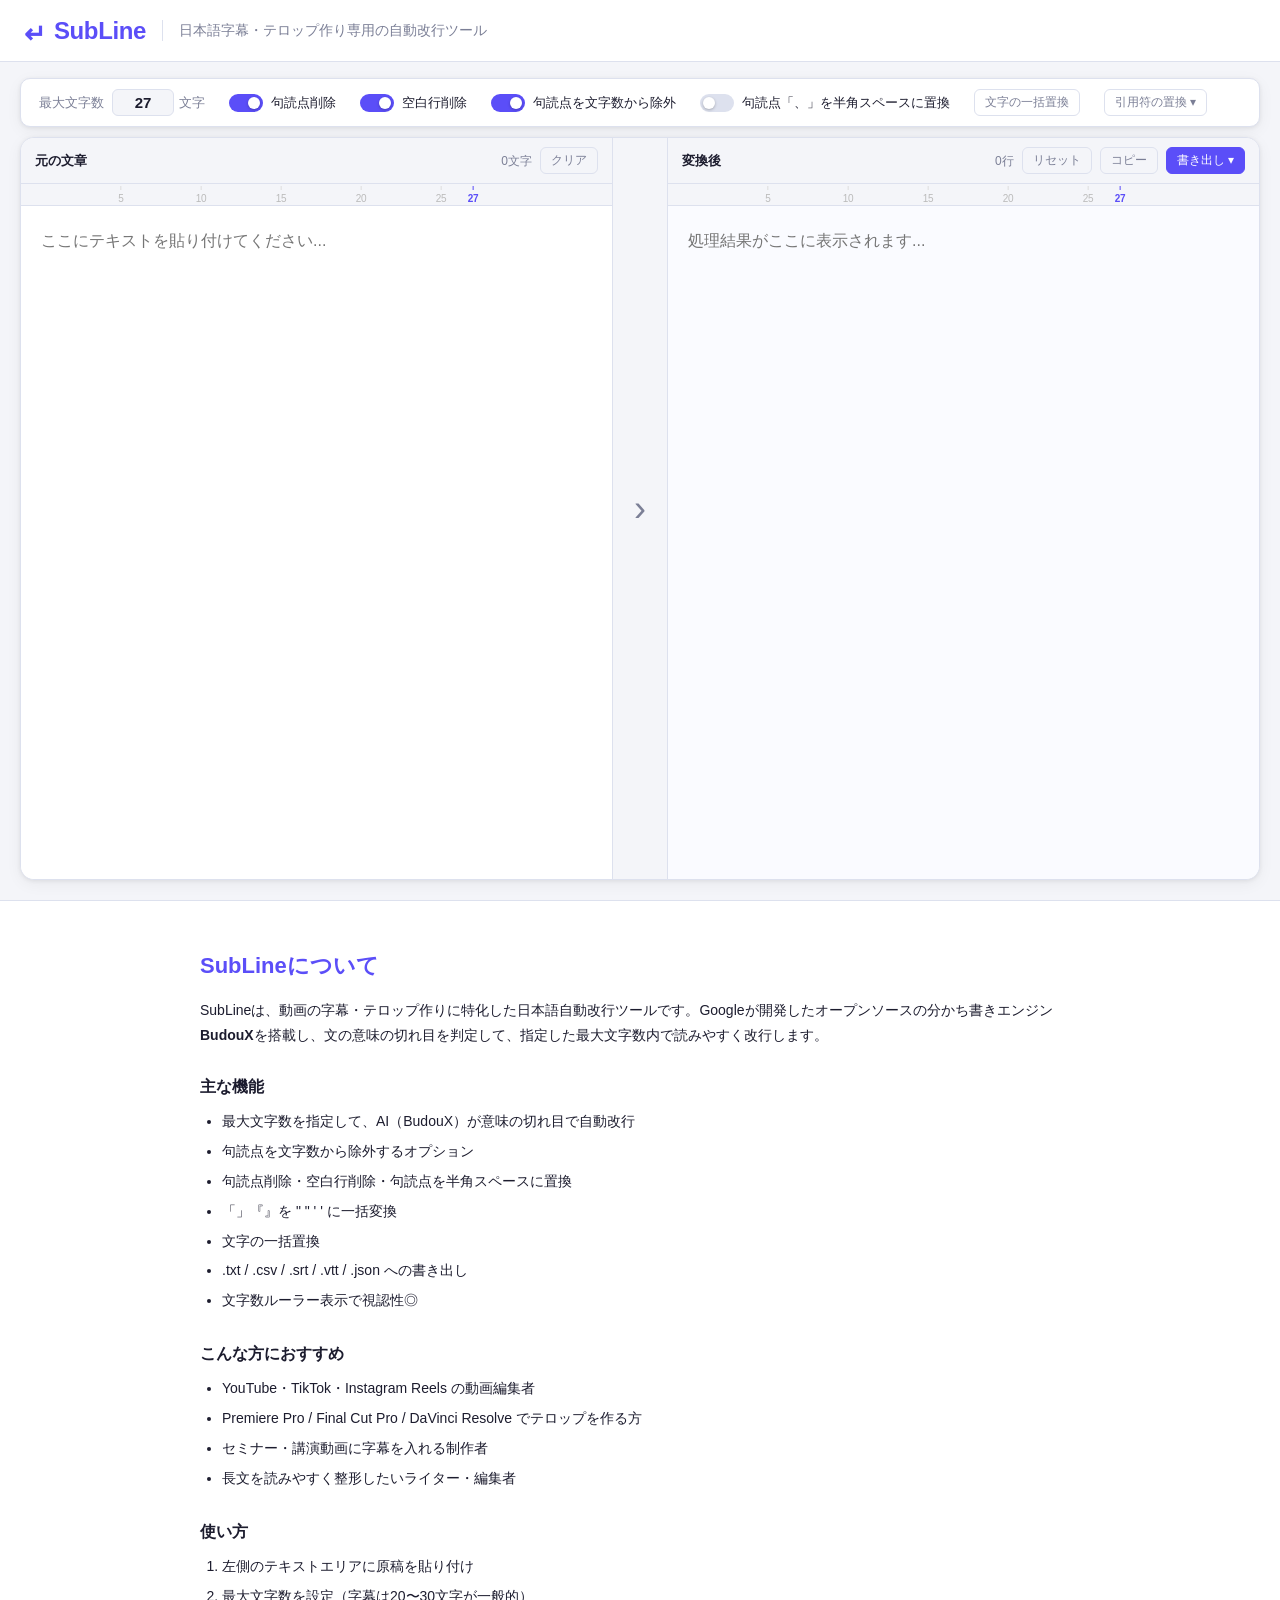
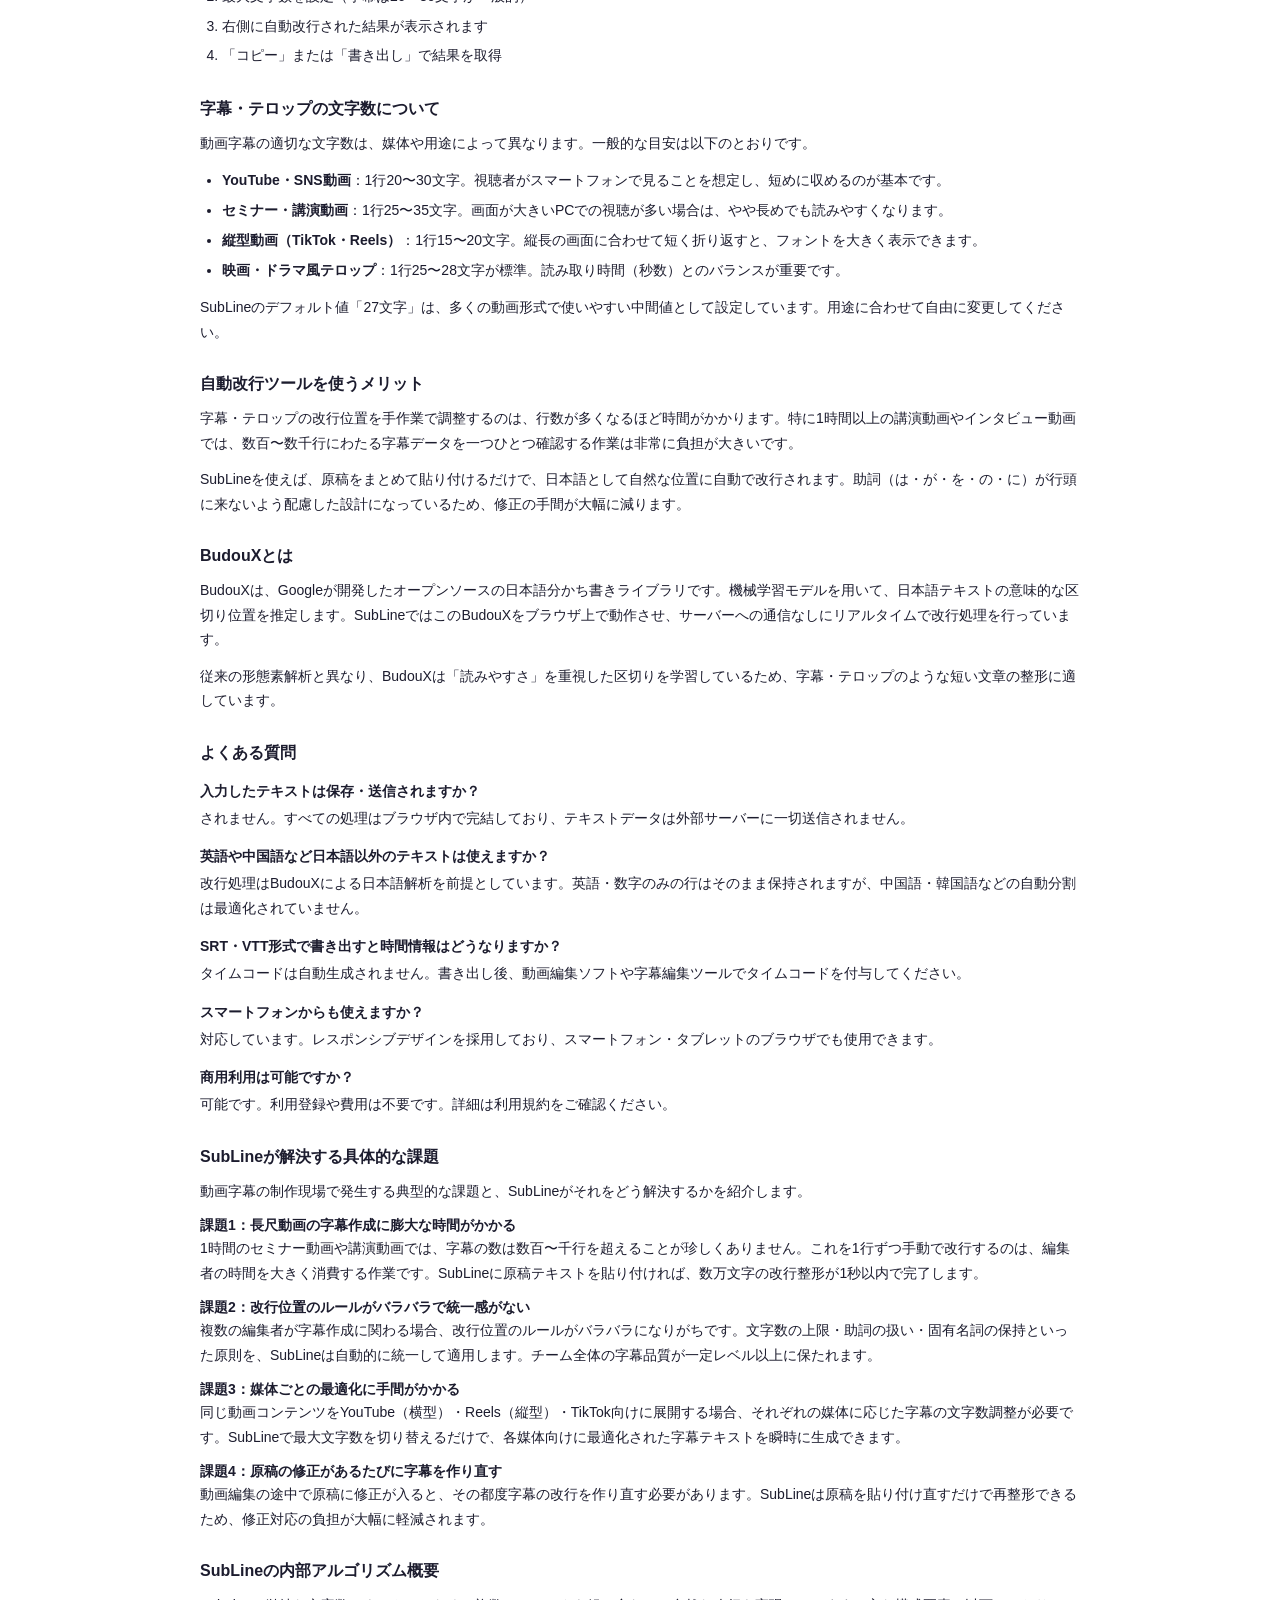
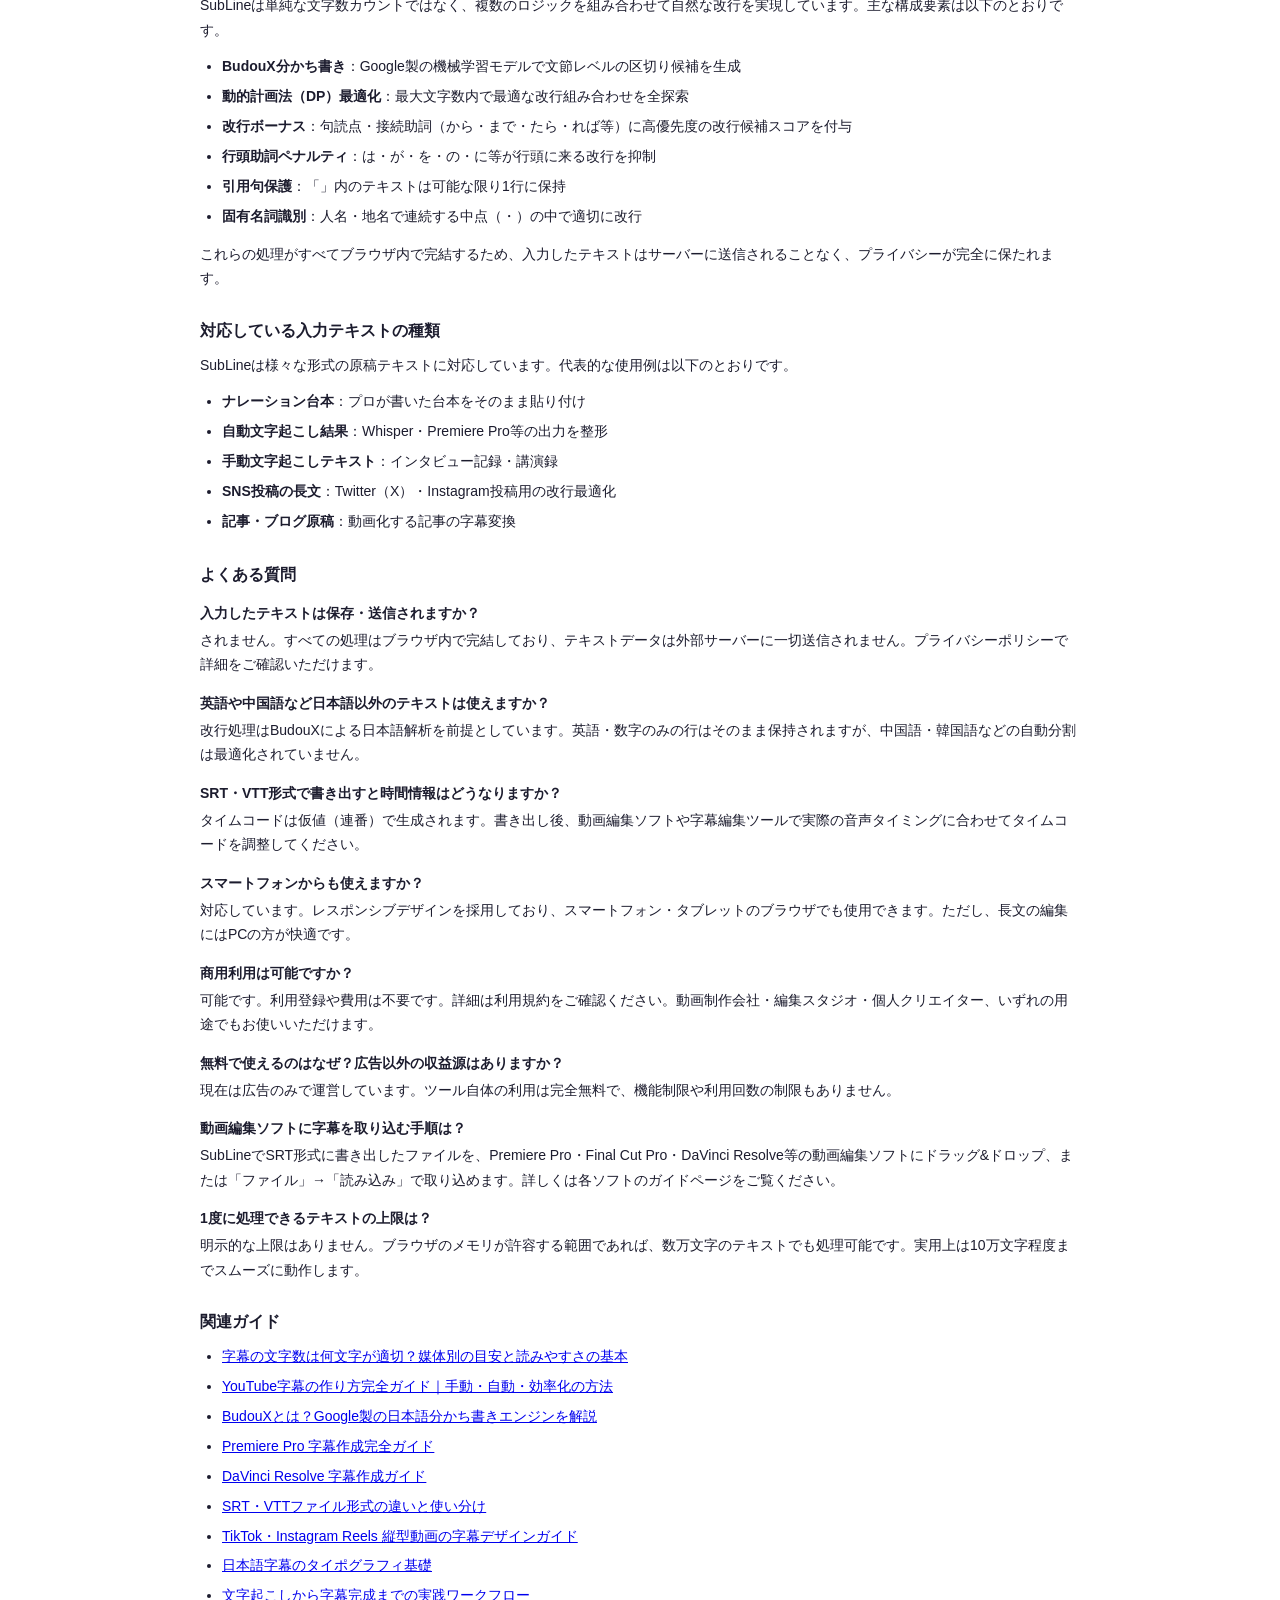
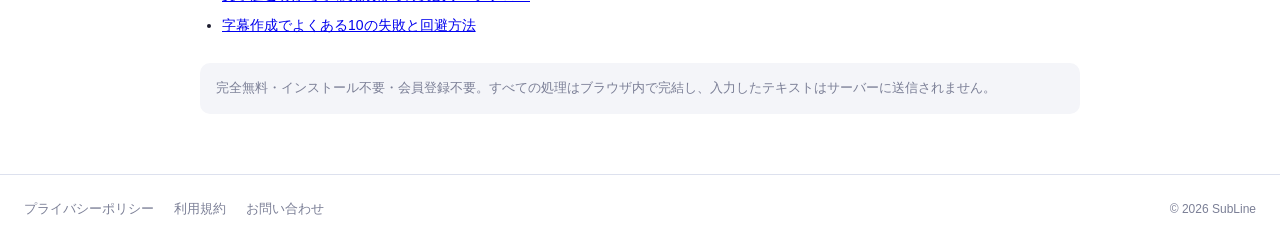
<file: index.html>
<!DOCTYPE html>
<html lang="ja">
<head>
  <meta charset="UTF-8">
  <meta name="viewport" content="width=device-width, initial-scale=1.0">
  <title>SubLine – 日本語字幕・テロップの自動改行ツール（無料）</title>
  <meta name="description" content="動画の字幕・テロップ作りに最適な日本語自動改行ツール。BudouX AIで意味の切れ目を判定し、最大文字数内で読みやすく分割します。インストール不要・無料・登録なし。">
  <meta name="keywords" content="字幕,テロップ,改行,自動改行,日本語,BudouX,動画編集,Premiere Pro,Final Cut Pro,DaVinci Resolve,YouTube">
  <meta name="author" content="Daiki Morishita">
  <meta name="robots" content="index,follow">

  <!-- Open Graph / Twitter -->
  <meta property="og:type" content="website">
  <meta property="og:url" content="https://line-break-command.vercel.app/">
  <meta property="og:title" content="SubLine – 日本語字幕・テロップの自動改行ツール">
  <meta property="og:description" content="BudouX AIで意味の切れ目を判定し、最大文字数内で読みやすく自動改行。動画の字幕・テロップ作りに最適。無料・登録不要。">
  <meta property="og:site_name" content="SubLine">
  <meta property="og:locale" content="ja_JP">
  <meta name="twitter:card" content="summary">
  <meta name="twitter:title" content="SubLine – 日本語字幕・テロップの自動改行ツール">
  <meta name="twitter:description" content="BudouX AIで意味の切れ目を判定し、最大文字数内で読みやすく自動改行。">
  <link rel="canonical" href="https://line-break-command.vercel.app/">

  <link rel="stylesheet" href="style.css">

  <!-- Google Analytics 4 -->
  <script async src="https://www.googletagmanager.com/gtag/js?id=G-FKM6SXP7YE"></script>
  <script>
    window.dataLayer = window.dataLayer || [];
    function gtag(){dataLayer.push(arguments);}
    gtag('js', new Date());
    gtag('config', 'G-FKM6SXP7YE');
  </script>

  <!-- Google AdSense -->
  <script async src="https://pagead2.googlesyndication.com/pagead/js/adsbygoogle.js?client=ca-pub-4355731853778451" crossorigin="anonymous"></script>
  <meta name="google-adsense-account" content="ca-pub-4355731853778451">

  <!-- 構造化データ (SoftwareApplication) -->
  <script type="application/ld+json">
  {
    "@context": "https://schema.org",
    "@type": "WebApplication",
    "name": "SubLine",
    "description": "日本語字幕・テロップ作り専用の自動改行ツール。BudouX AI搭載。",
    "applicationCategory": "MultimediaApplication",
    "operatingSystem": "Web",
    "offers": {
      "@type": "Offer",
      "price": "0",
      "priceCurrency": "JPY"
    },
    "inLanguage": "ja"
  }
  </script>
</head>
<body>

  <header class="header">
    <div class="header-inner">
      <div class="logo">
        <span class="logo-icon">↵</span>
        <span class="logo-text">SubLine</span>
      </div>
      <span class="tagline">日本語字幕・テロップ作り専用の自動改行ツール</span>
    </div>
  </header>

  <main>
    <div class="settings-bar">
      <div class="setting-item">
        <label for="maxChars">最大文字数</label>
        <div class="input-with-unit">
          <input type="number" id="maxChars" value="27" min="5" max="45">
          <span>文字</span>
        </div>
      </div>
      <div class="setting-item">
        <label class="switch">
          <input type="checkbox" id="removePunct" checked>
          <span class="slider"></span>
          <span>句読点削除</span>
        </label>
      </div>
      <div class="setting-item">
        <label class="switch">
          <input type="checkbox" id="removeBlank" checked>
          <span class="slider"></span>
          <span>空白行削除</span>
        </label>
      </div>
      <div class="setting-item">
        <label class="switch">
          <input type="checkbox" id="excludePunct" checked>
          <span class="slider"></span>
          <span>句読点を文字数から除外</span>
        </label>
      </div>
      <div class="setting-item">
        <label class="switch">
          <input type="checkbox" id="punctToSpace">
          <span class="slider"></span>
          <span>句読点「、」を半角スペースに置換</span>
        </label>
      </div>
      <div class="setting-item">
        <button class="btn-replace-toggle" id="replaceToggleBtn">文字の一括置換</button>
      </div>
      <div class="setting-item">
        <!-- Quote conversion dropdown -->
        <div class="dropdown" id="quoteDropdown">
          <button class="btn-quote" id="quoteBtnToggle">引用符の置換 ▾</button>
          <div class="dropdown-menu" id="quoteMenu">
            <button class="dropdown-item" data-quote="kagi-double">「 」→ " "　ダブルクォート</button>
            <button class="dropdown-item" data-quote="kagi-single">「 」→ ' '　シングルクォート</button>
            <button class="dropdown-item" data-quote="kakko-double">『 』→ " "　ダブルクォート</button>
            <button class="dropdown-item" data-quote="kakko-single">『 』→ ' '　シングルクォート</button>
          </div>
        </div>
      </div>
      <div class="setting-item" id="loaderMsg" style="display:none">
        <span class="loader-text">読み込み中...</span>
      </div>
    </div>

    <div id="charWarning" class="char-warning" style="display:none"></div>

    <div class="replace-bar" id="replaceBar" style="display:none">
      <span class="replace-label">一括置換</span>
      <input type="text" id="findText" placeholder="検索テキスト" class="replace-input">
      <span class="replace-arrow">→</span>
      <input type="text" id="replaceText" placeholder="置換テキスト（空白なら削除）" class="replace-input">
      <button class="btn-replace" id="replaceBtn">全て置換</button>
      <button class="btn-replace-close" id="closeReplaceBtn">✕</button>
    </div>

    <div class="editor-grid">
      <!-- Left pane: Before -->
      <div class="pane">
        <div class="pane-header">
          <span class="pane-title">元の文章</span>
          <div class="pane-meta">
            <span class="meta-text" id="inputCount">0文字</span>
            <button class="btn-clear" id="clearBtn">クリア</button>
          </div>
        </div>
        <div class="ruler" id="rulerLeft"></div>
        <textarea
          id="inputText"
          class="editor-textarea"
          placeholder="ここにテキストを貼り付けてください..."
          spellcheck="false"
          autocorrect="off"
          autocapitalize="off"
        ></textarea>
      </div>

      <!-- Divider -->
      <div class="divider"><span>›</span></div>

      <!-- Right pane: After -->
      <div class="pane">
        <div class="pane-header">
          <span class="pane-title">変換後</span>
          <div class="pane-meta">
            <span class="meta-text" id="outputCount">0行</span>
            <button class="btn-clear" id="resetBtn">リセット</button>

            <button class="btn-copy" id="copyBtn">コピー</button>

            <!-- Export dropdown -->
            <div class="dropdown" id="exportDropdown">
              <button class="btn-export" id="exportBtnToggle">書き出し ▾</button>
              <div class="dropdown-menu" id="exportMenu">
                <button class="dropdown-item" data-format="txt">.txt　プレーンテキスト</button>
                <button class="dropdown-item" data-format="csv">.csv　CSV（1行1セル）</button>
                <button class="dropdown-item" data-format="srt">.srt　SRT字幕</button>
                <button class="dropdown-item" data-format="vtt">.vtt　WebVTT字幕</button>
                <button class="dropdown-item" data-format="json">.json　JSON配列</button>
              </div>
            </div>
          </div>
        </div>
        <div class="ruler" id="rulerRight"></div>
        <textarea
          id="outputText"
          class="editor-textarea output-textarea"
          placeholder="処理結果がここに表示されます..."
          spellcheck="false"
        ></textarea>
      </div>
    </div>
  </main>

  <!-- About / SEO content -->
  <section class="info-section">
    <div class="info-inner">
      <h2>SubLineについて</h2>
      <p>SubLineは、動画の字幕・テロップ作りに特化した日本語自動改行ツールです。Googleが開発したオープンソースの分かち書きエンジン<strong>BudouX</strong>を搭載し、文の意味の切れ目を判定して、指定した最大文字数内で読みやすく改行します。</p>

      <h3>主な機能</h3>
      <ul>
        <li>最大文字数を指定して、AI（BudouX）が意味の切れ目で自動改行</li>
        <li>句読点を文字数から除外するオプション</li>
        <li>句読点削除・空白行削除・句読点を半角スペースに置換</li>
        <li>「」『』を " " ' ' に一括変換</li>
        <li>文字の一括置換</li>
        <li>.txt / .csv / .srt / .vtt / .json への書き出し</li>
        <li>文字数ルーラー表示で視認性◎</li>
      </ul>

      <h3>こんな方におすすめ</h3>
      <ul>
        <li>YouTube・TikTok・Instagram Reels の動画編集者</li>
        <li>Premiere Pro / Final Cut Pro / DaVinci Resolve でテロップを作る方</li>
        <li>セミナー・講演動画に字幕を入れる制作者</li>
        <li>長文を読みやすく整形したいライター・編集者</li>
      </ul>

      <h3>使い方</h3>
      <ol>
        <li>左側のテキストエリアに原稿を貼り付け</li>
        <li>最大文字数を設定（字幕は20〜30文字が一般的）</li>
        <li>右側に自動改行された結果が表示されます</li>
        <li>「コピー」または「書き出し」で結果を取得</li>
      </ol>

      <h3>字幕・テロップの文字数について</h3>
      <p>動画字幕の適切な文字数は、媒体や用途によって異なります。一般的な目安は以下のとおりです。</p>
      <ul>
        <li><strong>YouTube・SNS動画</strong>：1行20〜30文字。視聴者がスマートフォンで見ることを想定し、短めに収めるのが基本です。</li>
        <li><strong>セミナー・講演動画</strong>：1行25〜35文字。画面が大きいPCでの視聴が多い場合は、やや長めでも読みやすくなります。</li>
        <li><strong>縦型動画（TikTok・Reels）</strong>：1行15〜20文字。縦長の画面に合わせて短く折り返すと、フォントを大きく表示できます。</li>
        <li><strong>映画・ドラマ風テロップ</strong>：1行25〜28文字が標準。読み取り時間（秒数）とのバランスが重要です。</li>
      </ul>
      <p>SubLineのデフォルト値「27文字」は、多くの動画形式で使いやすい中間値として設定しています。用途に合わせて自由に変更してください。</p>

      <h3>自動改行ツールを使うメリット</h3>
      <p>字幕・テロップの改行位置を手作業で調整するのは、行数が多くなるほど時間がかかります。特に1時間以上の講演動画やインタビュー動画では、数百〜数千行にわたる字幕データを一つひとつ確認する作業は非常に負担が大きいです。</p>
      <p>SubLineを使えば、原稿をまとめて貼り付けるだけで、日本語として自然な位置に自動で改行されます。助詞（は・が・を・の・に）が行頭に来ないよう配慮した設計になっているため、修正の手間が大幅に減ります。</p>

      <h3>BudouXとは</h3>
      <p>BudouXは、Googleが開発したオープンソースの日本語分かち書きライブラリです。機械学習モデルを用いて、日本語テキストの意味的な区切り位置を推定します。SubLineではこのBudouXをブラウザ上で動作させ、サーバーへの通信なしにリアルタイムで改行処理を行っています。</p>
      <p>従来の形態素解析と異なり、BudouXは「読みやすさ」を重視した区切りを学習しているため、字幕・テロップのような短い文章の整形に適しています。</p>

      <h3>よくある質問</h3>
      <dl class="info-faq">
        <dt>入力したテキストは保存・送信されますか？</dt>
        <dd>されません。すべての処理はブラウザ内で完結しており、テキストデータは外部サーバーに一切送信されません。</dd>
        <dt>英語や中国語など日本語以外のテキストは使えますか？</dt>
        <dd>改行処理はBudouXによる日本語解析を前提としています。英語・数字のみの行はそのまま保持されますが、中国語・韓国語などの自動分割は最適化されていません。</dd>
        <dt>SRT・VTT形式で書き出すと時間情報はどうなりますか？</dt>
        <dd>タイムコードは自動生成されません。書き出し後、動画編集ソフトや字幕編集ツールでタイムコードを付与してください。</dd>
        <dt>スマートフォンからも使えますか？</dt>
        <dd>対応しています。レスポンシブデザインを採用しており、スマートフォン・タブレットのブラウザでも使用できます。</dd>
        <dt>商用利用は可能ですか？</dt>
        <dd>可能です。利用登録や費用は不要です。詳細は利用規約をご確認ください。</dd>
      </dl>

      <h3>SubLineが解決する具体的な課題</h3>
      <p>動画字幕の制作現場で発生する典型的な課題と、SubLineがそれをどう解決するかを紹介します。</p>

      <h4>課題1：長尺動画の字幕作成に膨大な時間がかかる</h4>
      <p>1時間のセミナー動画や講演動画では、字幕の数は数百〜千行を超えることが珍しくありません。これを1行ずつ手動で改行するのは、編集者の時間を大きく消費する作業です。SubLineに原稿テキストを貼り付ければ、数万文字の改行整形が1秒以内で完了します。</p>

      <h4>課題2：改行位置のルールがバラバラで統一感がない</h4>
      <p>複数の編集者が字幕作成に関わる場合、改行位置のルールがバラバラになりがちです。文字数の上限・助詞の扱い・固有名詞の保持といった原則を、SubLineは自動的に統一して適用します。チーム全体の字幕品質が一定レベル以上に保たれます。</p>

      <h4>課題3：媒体ごとの最適化に手間がかかる</h4>
      <p>同じ動画コンテンツをYouTube（横型）・Reels（縦型）・TikTok向けに展開する場合、それぞれの媒体に応じた字幕の文字数調整が必要です。SubLineで最大文字数を切り替えるだけで、各媒体向けに最適化された字幕テキストを瞬時に生成できます。</p>

      <h4>課題4：原稿の修正があるたびに字幕を作り直す</h4>
      <p>動画編集の途中で原稿に修正が入ると、その都度字幕の改行を作り直す必要があります。SubLineは原稿を貼り付け直すだけで再整形できるため、修正対応の負担が大幅に軽減されます。</p>

      <h3>SubLineの内部アルゴリズム概要</h3>
      <p>SubLineは単純な文字数カウントではなく、複数のロジックを組み合わせて自然な改行を実現しています。主な構成要素は以下のとおりです。</p>
      <ul>
        <li><strong>BudouX分かち書き</strong>：Google製の機械学習モデルで文節レベルの区切り候補を生成</li>
        <li><strong>動的計画法（DP）最適化</strong>：最大文字数内で最適な改行組み合わせを全探索</li>
        <li><strong>改行ボーナス</strong>：句読点・接続助詞（から・まで・たら・れば等）に高優先度の改行候補スコアを付与</li>
        <li><strong>行頭助詞ペナルティ</strong>：は・が・を・の・に等が行頭に来る改行を抑制</li>
        <li><strong>引用句保護</strong>：「」内のテキストは可能な限り1行に保持</li>
        <li><strong>固有名詞識別</strong>：人名・地名で連続する中点（・）の中で適切に改行</li>
      </ul>
      <p>これらの処理がすべてブラウザ内で完結するため、入力したテキストはサーバーに送信されることなく、プライバシーが完全に保たれます。</p>

      <h3>対応している入力テキストの種類</h3>
      <p>SubLineは様々な形式の原稿テキストに対応しています。代表的な使用例は以下のとおりです。</p>
      <ul>
        <li><strong>ナレーション台本</strong>：プロが書いた台本をそのまま貼り付け</li>
        <li><strong>自動文字起こし結果</strong>：Whisper・Premiere Pro等の出力を整形</li>
        <li><strong>手動文字起こしテキスト</strong>：インタビュー記録・講演録</li>
        <li><strong>SNS投稿の長文</strong>：Twitter（X）・Instagram投稿用の改行最適化</li>
        <li><strong>記事・ブログ原稿</strong>：動画化する記事の字幕変換</li>
      </ul>

      <h3>よくある質問</h3>
      <dl class="info-faq">
        <dt>入力したテキストは保存・送信されますか？</dt>
        <dd>されません。すべての処理はブラウザ内で完結しており、テキストデータは外部サーバーに一切送信されません。プライバシーポリシーで詳細をご確認いただけます。</dd>
        <dt>英語や中国語など日本語以外のテキストは使えますか？</dt>
        <dd>改行処理はBudouXによる日本語解析を前提としています。英語・数字のみの行はそのまま保持されますが、中国語・韓国語などの自動分割は最適化されていません。</dd>
        <dt>SRT・VTT形式で書き出すと時間情報はどうなりますか？</dt>
        <dd>タイムコードは仮値（連番）で生成されます。書き出し後、動画編集ソフトや字幕編集ツールで実際の音声タイミングに合わせてタイムコードを調整してください。</dd>
        <dt>スマートフォンからも使えますか？</dt>
        <dd>対応しています。レスポンシブデザインを採用しており、スマートフォン・タブレットのブラウザでも使用できます。ただし、長文の編集にはPCの方が快適です。</dd>
        <dt>商用利用は可能ですか？</dt>
        <dd>可能です。利用登録や費用は不要です。詳細は利用規約をご確認ください。動画制作会社・編集スタジオ・個人クリエイター、いずれの用途でもお使いいただけます。</dd>
        <dt>無料で使えるのはなぜ？広告以外の収益源はありますか？</dt>
        <dd>現在は広告のみで運営しています。ツール自体の利用は完全無料で、機能制限や利用回数の制限もありません。</dd>
        <dt>動画編集ソフトに字幕を取り込む手順は？</dt>
        <dd>SubLineでSRT形式に書き出したファイルを、Premiere Pro・Final Cut Pro・DaVinci Resolve等の動画編集ソフトにドラッグ&ドロップ、または「ファイル」→「読み込み」で取り込めます。詳しくは各ソフトのガイドページをご覧ください。</dd>
        <dt>1度に処理できるテキストの上限は？</dt>
        <dd>明示的な上限はありません。ブラウザのメモリが許容する範囲であれば、数万文字のテキストでも処理可能です。実用上は10万文字程度までスムーズに動作します。</dd>
      </dl>

      <h3>関連ガイド</h3>
      <ul>
        <li><a href="guide-subtitle-length.html">字幕の文字数は何文字が適切？媒体別の目安と読みやすさの基本</a></li>
        <li><a href="guide-youtube-subtitle.html">YouTube字幕の作り方完全ガイド｜手動・自動・効率化の方法</a></li>
        <li><a href="guide-budoux.html">BudouXとは？Google製の日本語分かち書きエンジンを解説</a></li>
        <li><a href="guide-premiere-subtitle.html">Premiere Pro 字幕作成完全ガイド</a></li>
        <li><a href="guide-davinci-subtitle.html">DaVinci Resolve 字幕作成ガイド</a></li>
        <li><a href="guide-srt-vtt.html">SRT・VTTファイル形式の違いと使い分け</a></li>
        <li><a href="guide-tiktok-subtitle.html">TikTok・Instagram Reels 縦型動画の字幕デザインガイド</a></li>
        <li><a href="guide-japanese-typography.html">日本語字幕のタイポグラフィ基礎</a></li>
        <li><a href="guide-transcription-workflow.html">文字起こしから字幕完成までの実践ワークフロー</a></li>
        <li><a href="guide-subtitle-mistakes.html">字幕作成でよくある10の失敗と回避方法</a></li>
      </ul>

      <p class="info-note">完全無料・インストール不要・会員登録不要。すべての処理はブラウザ内で完結し、入力したテキストはサーバーに送信されません。</p>
    </div>
  </section>

  <footer class="footer">
    <div class="footer-inner">
      <div class="footer-links">
        <a href="privacy.html">プライバシーポリシー</a>
        <a href="terms.html">利用規約</a>
        <a href="contact.html">お問い合わせ</a>
      </div>
      <div class="footer-copy">© 2026 SubLine</div>
    </div>
  </footer>

  <script src="budoux.min.js"></script>
  <script src="app.js"></script>
</body>
</html>
</file>
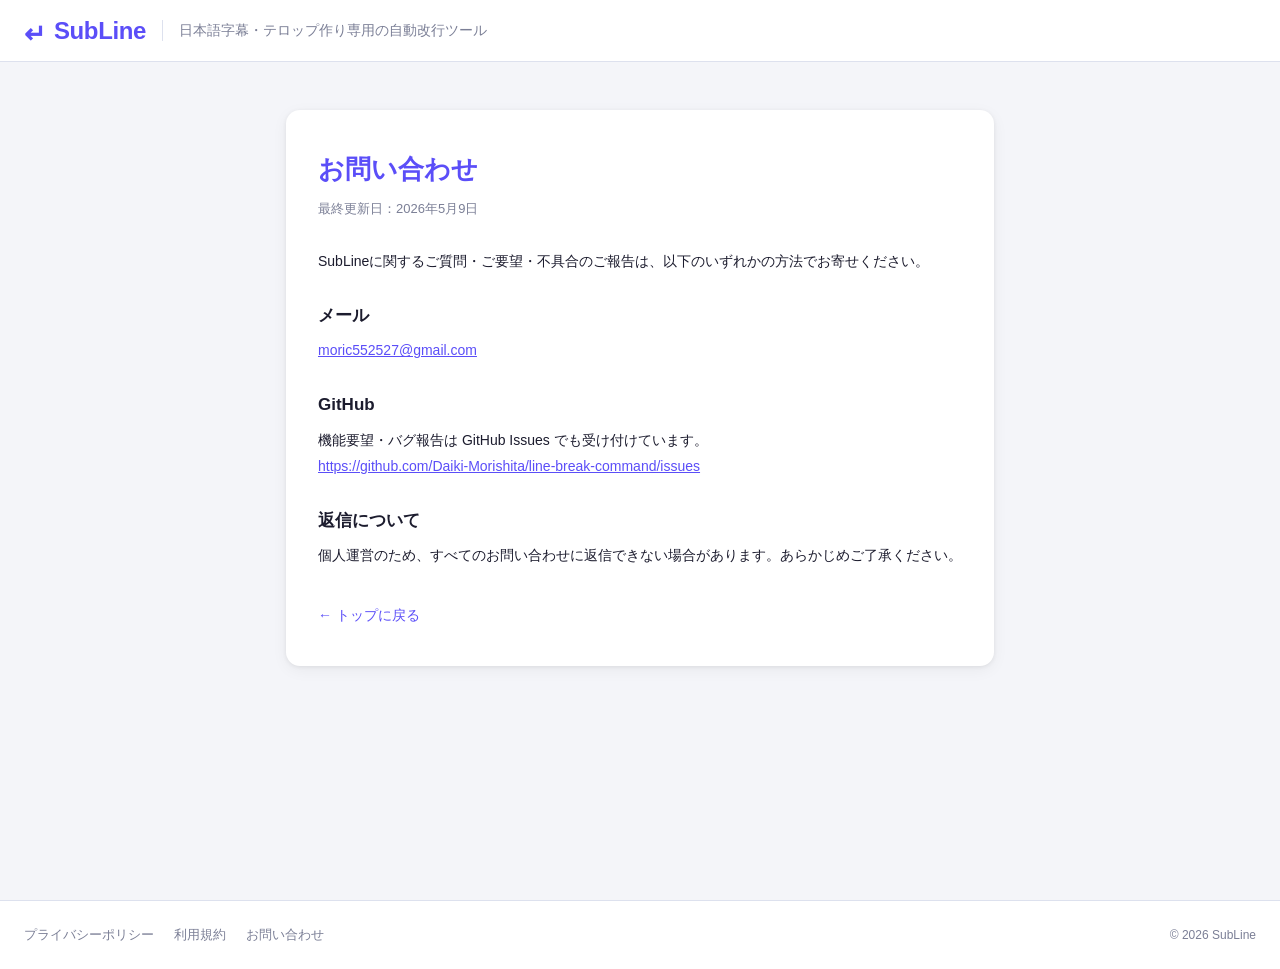
<file: contact.html>
<!DOCTYPE html>
<html lang="ja">
<head>
  <meta charset="UTF-8">
  <meta name="viewport" content="width=device-width, initial-scale=1.0">
  <title>お問い合わせ – SubLine</title>
  <meta name="description" content="SubLine（字幕自動改行ツール）へのお問い合わせ。">
  <meta name="robots" content="index,follow">
  <link rel="stylesheet" href="style.css">
  <script async src="https://www.googletagmanager.com/gtag/js?id=G-FKM6SXP7YE"></script>
  <script>
    window.dataLayer = window.dataLayer || [];
    function gtag(){dataLayer.push(arguments);}
    gtag('js', new Date());
    gtag('config', 'G-FKM6SXP7YE');
  </script>
  <script async src="https://pagead2.googlesyndication.com/pagead/js/adsbygoogle.js?client=ca-pub-4355731853778451" crossorigin="anonymous"></script>
  <meta name="google-adsense-account" content="ca-pub-4355731853778451">
</head>
<body>

  <header class="header">
    <div class="header-inner">
      <a href="index.html" class="logo" style="text-decoration:none">
        <span class="logo-icon">↵</span>
        <span class="logo-text">SubLine</span>
      </a>
      <span class="tagline">日本語字幕・テロップ作り専用の自動改行ツール</span>
    </div>
  </header>

  <main>
    <article class="static-page">
      <h1>お問い合わせ</h1>
      <p class="updated">最終更新日：2026年5月9日</p>

      <p>SubLineに関するご質問・ご要望・不具合のご報告は、以下のいずれかの方法でお寄せください。</p>

      <h2>メール</h2>
      <p><a href="mailto:moric552527@gmail.com">moric552527@gmail.com</a></p>

      <h2>GitHub</h2>
      <p>機能要望・バグ報告は GitHub Issues でも受け付けています。<br>
        <a href="https://github.com/Daiki-Morishita/line-break-command/issues" target="_blank" rel="noopener">https://github.com/Daiki-Morishita/line-break-command/issues</a>
      </p>

      <h2>返信について</h2>
      <p>個人運営のため、すべてのお問い合わせに返信できない場合があります。あらかじめご了承ください。</p>

      <a href="index.html" class="back-link">← トップに戻る</a>
    </article>
  </main>

  <footer class="footer">
    <div class="footer-inner">
      <div class="footer-links">
        <a href="privacy.html">プライバシーポリシー</a>
        <a href="terms.html">利用規約</a>
        <a href="contact.html">お問い合わせ</a>
      </div>
      <div class="footer-copy">© 2026 SubLine</div>
    </div>
  </footer>

</body>
</html>
</file>
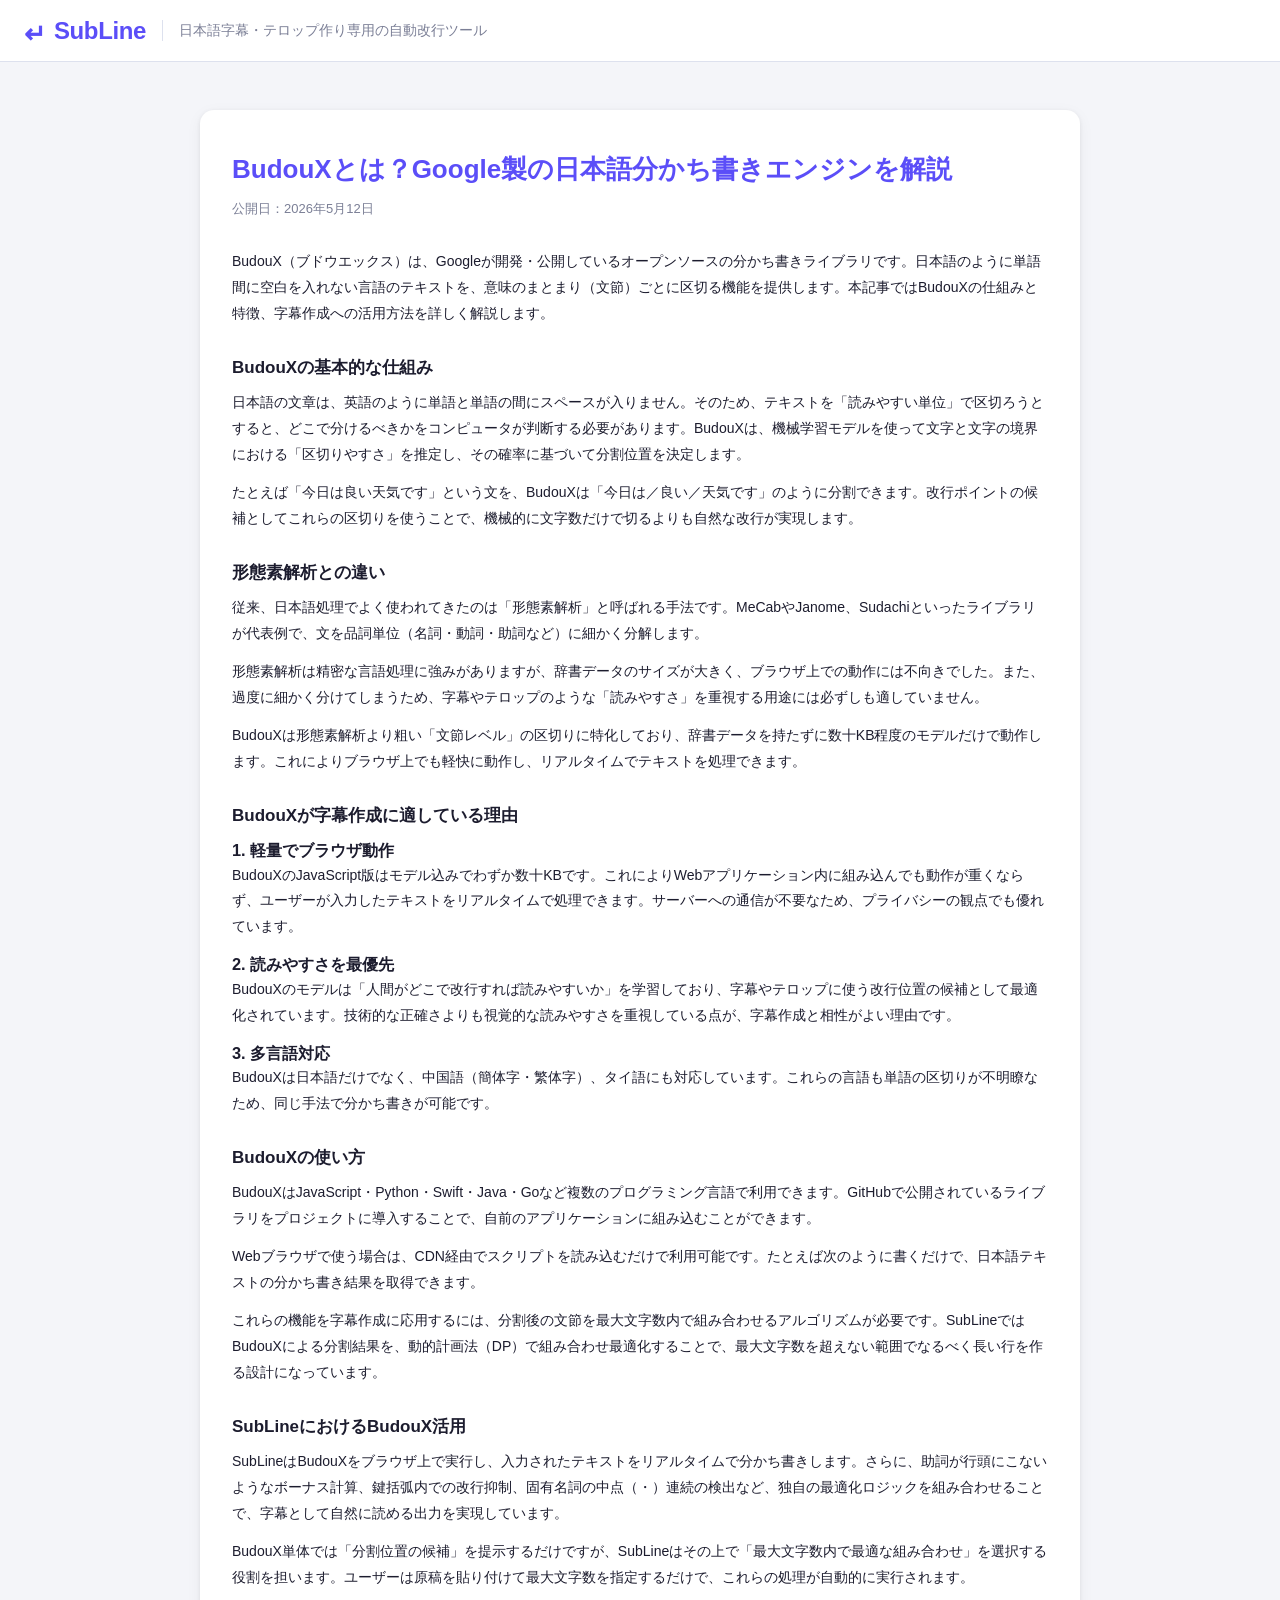
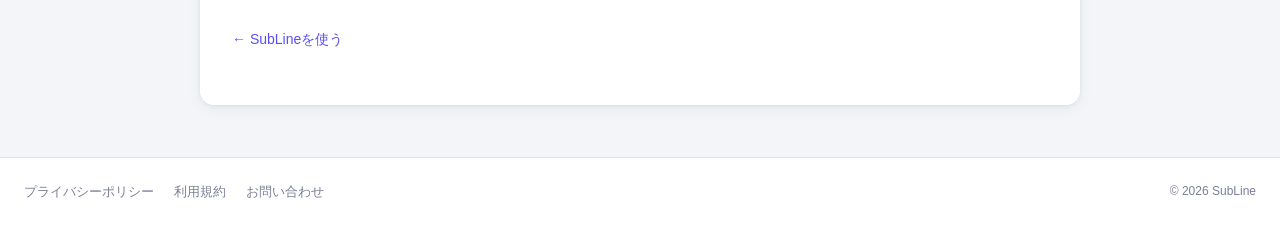
<file: guide-budoux.html>
<!DOCTYPE html>
<html lang="ja">
<head>
  <meta charset="UTF-8">
  <meta name="viewport" content="width=device-width, initial-scale=1.0">
  <title>BudouXとは？Google製の日本語分かち書きエンジンを解説 – SubLine</title>
  <meta name="description" content="Googleが開発したオープンソースの日本語分かち書きライブラリ「BudouX」の仕組み・特徴・字幕作成に適している理由を解説します。従来の形態素解析との違いも紹介。">
  <meta name="robots" content="index,follow">
  <link rel="canonical" href="https://line-break-command.vercel.app/guide-budoux">
  <link rel="stylesheet" href="style.css">
  <script async src="https://www.googletagmanager.com/gtag/js?id=G-FKM6SXP7YE"></script>
  <script>
    window.dataLayer = window.dataLayer || [];
    function gtag(){dataLayer.push(arguments);}
    gtag('js', new Date());
    gtag('config', 'G-FKM6SXP7YE');
  </script>
  <script async src="https://pagead2.googlesyndication.com/pagead/js/adsbygoogle.js?client=ca-pub-4355731853778451" crossorigin="anonymous"></script>
  <meta name="google-adsense-account" content="ca-pub-4355731853778451">
</head>
<body>

  <header class="header">
    <div class="header-inner">
      <a href="index.html" class="logo" style="text-decoration:none">
        <span class="logo-icon">↵</span>
        <span class="logo-text">SubLine</span>
      </a>
      <span class="tagline">日本語字幕・テロップ作り専用の自動改行ツール</span>
    </div>
  </header>

  <main>
    <article class="static-page">
      <h1>BudouXとは？Google製の日本語分かち書きエンジンを解説</h1>
      <p class="updated">公開日：2026年5月12日</p>

      <p>BudouX（ブドウエックス）は、Googleが開発・公開しているオープンソースの分かち書きライブラリです。日本語のように単語間に空白を入れない言語のテキストを、意味のまとまり（文節）ごとに区切る機能を提供します。本記事ではBudouXの仕組みと特徴、字幕作成への活用方法を詳しく解説します。</p>

      <h2>BudouXの基本的な仕組み</h2>
      <p>日本語の文章は、英語のように単語と単語の間にスペースが入りません。そのため、テキストを「読みやすい単位」で区切ろうとすると、どこで分けるべきかをコンピュータが判断する必要があります。BudouXは、機械学習モデルを使って文字と文字の境界における「区切りやすさ」を推定し、その確率に基づいて分割位置を決定します。</p>
      <p>たとえば「今日は良い天気です」という文を、BudouXは「今日は／良い／天気です」のように分割できます。改行ポイントの候補としてこれらの区切りを使うことで、機械的に文字数だけで切るよりも自然な改行が実現します。</p>

      <h2>形態素解析との違い</h2>
      <p>従来、日本語処理でよく使われてきたのは「形態素解析」と呼ばれる手法です。MeCabやJanome、Sudachiといったライブラリが代表例で、文を品詞単位（名詞・動詞・助詞など）に細かく分解します。</p>
      <p>形態素解析は精密な言語処理に強みがありますが、辞書データのサイズが大きく、ブラウザ上での動作には不向きでした。また、過度に細かく分けてしまうため、字幕やテロップのような「読みやすさ」を重視する用途には必ずしも適していません。</p>
      <p>BudouXは形態素解析より粗い「文節レベル」の区切りに特化しており、辞書データを持たずに数十KB程度のモデルだけで動作します。これによりブラウザ上でも軽快に動作し、リアルタイムでテキストを処理できます。</p>

      <h2>BudouXが字幕作成に適している理由</h2>

      <h3>1. 軽量でブラウザ動作</h3>
      <p>BudouXのJavaScript版はモデル込みでわずか数十KBです。これによりWebアプリケーション内に組み込んでも動作が重くならず、ユーザーが入力したテキストをリアルタイムで処理できます。サーバーへの通信が不要なため、プライバシーの観点でも優れています。</p>

      <h3>2. 読みやすさを最優先</h3>
      <p>BudouXのモデルは「人間がどこで改行すれば読みやすいか」を学習しており、字幕やテロップに使う改行位置の候補として最適化されています。技術的な正確さよりも視覚的な読みやすさを重視している点が、字幕作成と相性がよい理由です。</p>

      <h3>3. 多言語対応</h3>
      <p>BudouXは日本語だけでなく、中国語（簡体字・繁体字）、タイ語にも対応しています。これらの言語も単語の区切りが不明瞭なため、同じ手法で分かち書きが可能です。</p>

      <h2>BudouXの使い方</h2>
      <p>BudouXはJavaScript・Python・Swift・Java・Goなど複数のプログラミング言語で利用できます。GitHubで公開されているライブラリをプロジェクトに導入することで、自前のアプリケーションに組み込むことができます。</p>
      <p>Webブラウザで使う場合は、CDN経由でスクリプトを読み込むだけで利用可能です。たとえば次のように書くだけで、日本語テキストの分かち書き結果を取得できます。</p>
      <p>これらの機能を字幕作成に応用するには、分割後の文節を最大文字数内で組み合わせるアルゴリズムが必要です。SubLineではBudouXによる分割結果を、動的計画法（DP）で組み合わせ最適化することで、最大文字数を超えない範囲でなるべく長い行を作る設計になっています。</p>

      <h2>SubLineにおけるBudouX活用</h2>
      <p>SubLineはBudouXをブラウザ上で実行し、入力されたテキストをリアルタイムで分かち書きします。さらに、助詞が行頭にこないようなボーナス計算、鍵括弧内での改行抑制、固有名詞の中点（・）連続の検出など、独自の最適化ロジックを組み合わせることで、字幕として自然に読める出力を実現しています。</p>
      <p>BudouX単体では「分割位置の候補」を提示するだけですが、SubLineはその上で「最大文字数内で最適な組み合わせ」を選択する役割を担います。ユーザーは原稿を貼り付けて最大文字数を指定するだけで、これらの処理が自動的に実行されます。</p>

      <p><a href="index.html" class="back-link">← SubLineを使う</a></p>
    </article>
  </main>

  <footer class="footer">
    <div class="footer-inner">
      <div class="footer-links">
        <a href="privacy.html">プライバシーポリシー</a>
        <a href="terms.html">利用規約</a>
        <a href="contact.html">お問い合わせ</a>
      </div>
      <div class="footer-copy">© 2026 SubLine</div>
    </div>
  </footer>

</body>
</html>
</file>
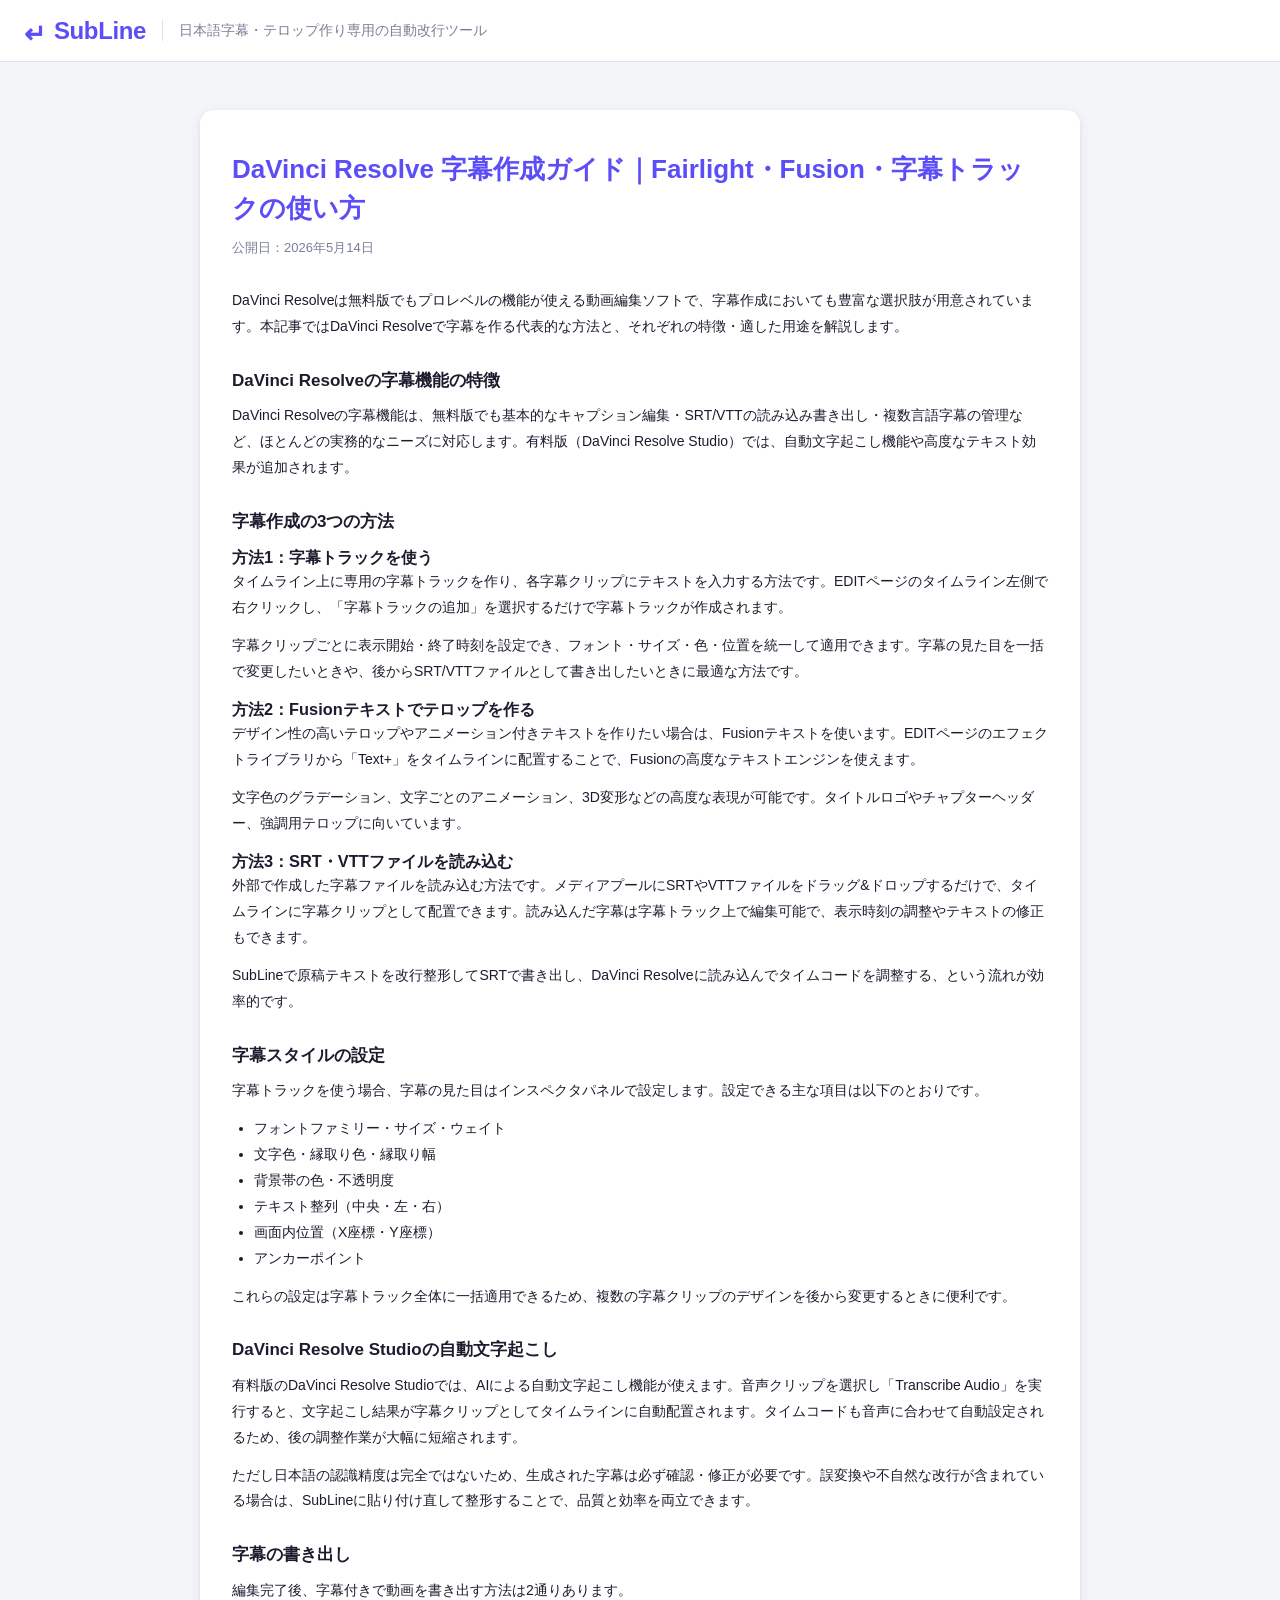
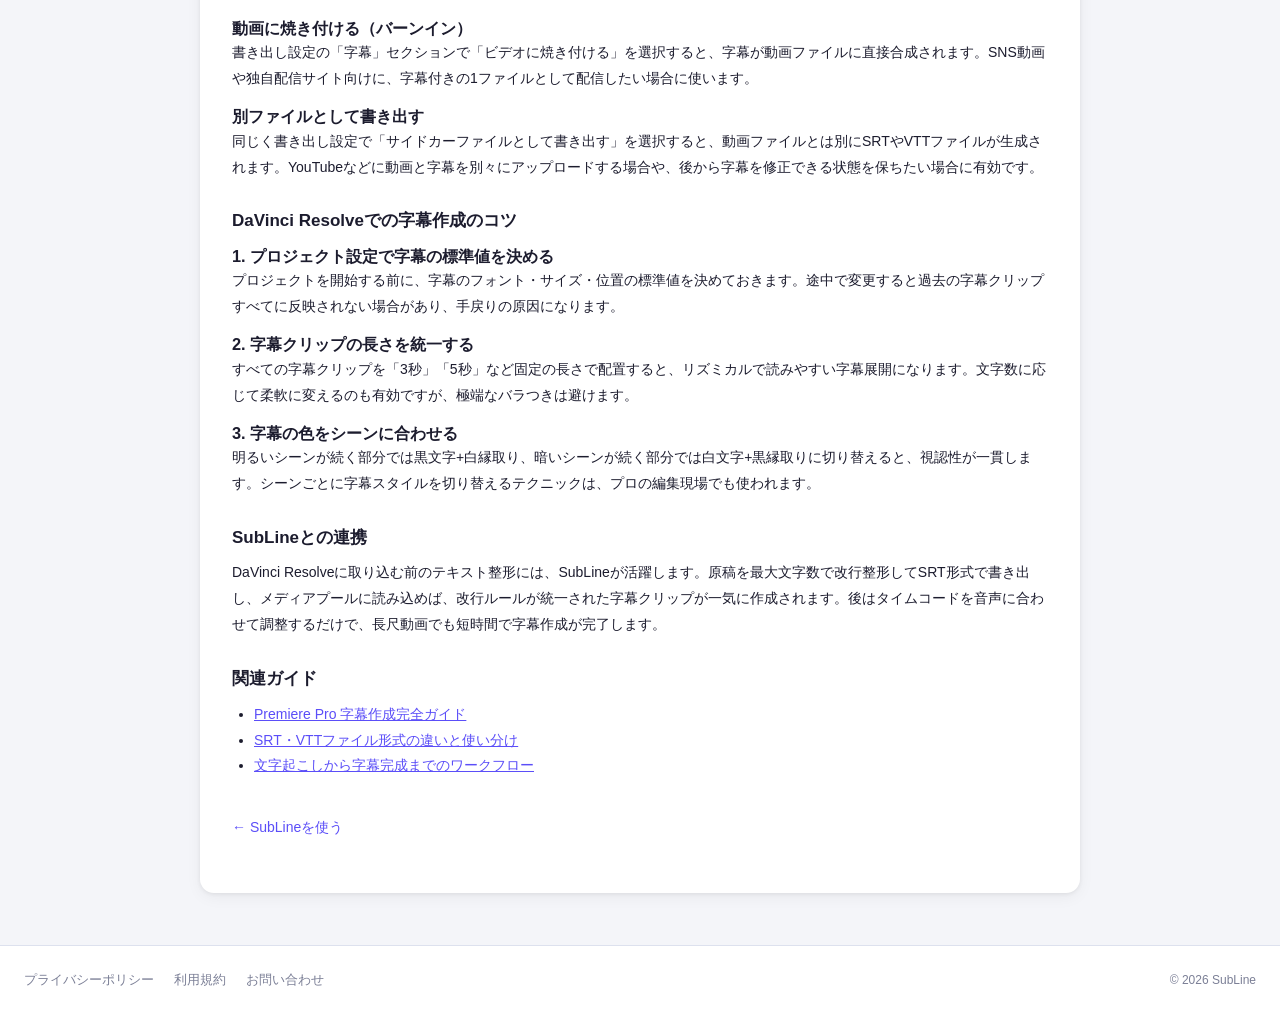
<file: guide-davinci-subtitle.html>
<!DOCTYPE html>
<html lang="ja">
<head>
  <meta charset="UTF-8">
  <meta name="viewport" content="width=device-width, initial-scale=1.0">
  <title>DaVinci Resolve 字幕作成ガイド｜Fairlight・Fusion・字幕トラックの使い方 – SubLine</title>
  <meta name="description" content="DaVinci Resolveで字幕・テロップを作る方法を解説。字幕トラック・Fusionテキスト・SRT読み込みの3つの手法と、無料版でも使える機能を中心に効率化のコツを紹介します。">
  <meta name="robots" content="index,follow">
  <link rel="canonical" href="https://line-break-command.vercel.app/guide-davinci-subtitle">
  <link rel="stylesheet" href="style.css">
  <script async src="https://www.googletagmanager.com/gtag/js?id=G-FKM6SXP7YE"></script>
  <script>
    window.dataLayer = window.dataLayer || [];
    function gtag(){dataLayer.push(arguments);}
    gtag('js', new Date());
    gtag('config', 'G-FKM6SXP7YE');
  </script>
  <script async src="https://pagead2.googlesyndication.com/pagead/js/adsbygoogle.js?client=ca-pub-4355731853778451" crossorigin="anonymous"></script>
  <meta name="google-adsense-account" content="ca-pub-4355731853778451">
</head>
<body>

  <header class="header">
    <div class="header-inner">
      <a href="index.html" class="logo" style="text-decoration:none">
        <span class="logo-icon">↵</span>
        <span class="logo-text">SubLine</span>
      </a>
      <span class="tagline">日本語字幕・テロップ作り専用の自動改行ツール</span>
    </div>
  </header>

  <main>
    <article class="static-page">
      <h1>DaVinci Resolve 字幕作成ガイド｜Fairlight・Fusion・字幕トラックの使い方</h1>
      <p class="updated">公開日：2026年5月14日</p>

      <p>DaVinci Resolveは無料版でもプロレベルの機能が使える動画編集ソフトで、字幕作成においても豊富な選択肢が用意されています。本記事ではDaVinci Resolveで字幕を作る代表的な方法と、それぞれの特徴・適した用途を解説します。</p>

      <h2>DaVinci Resolveの字幕機能の特徴</h2>
      <p>DaVinci Resolveの字幕機能は、無料版でも基本的なキャプション編集・SRT/VTTの読み込み書き出し・複数言語字幕の管理など、ほとんどの実務的なニーズに対応します。有料版（DaVinci Resolve Studio）では、自動文字起こし機能や高度なテキスト効果が追加されます。</p>

      <h2>字幕作成の3つの方法</h2>

      <h3>方法1：字幕トラックを使う</h3>
      <p>タイムライン上に専用の字幕トラックを作り、各字幕クリップにテキストを入力する方法です。EDITページのタイムライン左側で右クリックし、「字幕トラックの追加」を選択するだけで字幕トラックが作成されます。</p>
      <p>字幕クリップごとに表示開始・終了時刻を設定でき、フォント・サイズ・色・位置を統一して適用できます。字幕の見た目を一括で変更したいときや、後からSRT/VTTファイルとして書き出したいときに最適な方法です。</p>

      <h3>方法2：Fusionテキストでテロップを作る</h3>
      <p>デザイン性の高いテロップやアニメーション付きテキストを作りたい場合は、Fusionテキストを使います。EDITページのエフェクトライブラリから「Text+」をタイムラインに配置することで、Fusionの高度なテキストエンジンを使えます。</p>
      <p>文字色のグラデーション、文字ごとのアニメーション、3D変形などの高度な表現が可能です。タイトルロゴやチャプターヘッダー、強調用テロップに向いています。</p>

      <h3>方法3：SRT・VTTファイルを読み込む</h3>
      <p>外部で作成した字幕ファイルを読み込む方法です。メディアプールにSRTやVTTファイルをドラッグ&ドロップするだけで、タイムラインに字幕クリップとして配置できます。読み込んだ字幕は字幕トラック上で編集可能で、表示時刻の調整やテキストの修正もできます。</p>
      <p>SubLineで原稿テキストを改行整形してSRTで書き出し、DaVinci Resolveに読み込んでタイムコードを調整する、という流れが効率的です。</p>

      <h2>字幕スタイルの設定</h2>
      <p>字幕トラックを使う場合、字幕の見た目はインスペクタパネルで設定します。設定できる主な項目は以下のとおりです。</p>
      <ul>
        <li>フォントファミリー・サイズ・ウェイト</li>
        <li>文字色・縁取り色・縁取り幅</li>
        <li>背景帯の色・不透明度</li>
        <li>テキスト整列（中央・左・右）</li>
        <li>画面内位置（X座標・Y座標）</li>
        <li>アンカーポイント</li>
      </ul>
      <p>これらの設定は字幕トラック全体に一括適用できるため、複数の字幕クリップのデザインを後から変更するときに便利です。</p>

      <h2>DaVinci Resolve Studioの自動文字起こし</h2>
      <p>有料版のDaVinci Resolve Studioでは、AIによる自動文字起こし機能が使えます。音声クリップを選択し「Transcribe Audio」を実行すると、文字起こし結果が字幕クリップとしてタイムラインに自動配置されます。タイムコードも音声に合わせて自動設定されるため、後の調整作業が大幅に短縮されます。</p>
      <p>ただし日本語の認識精度は完全ではないため、生成された字幕は必ず確認・修正が必要です。誤変換や不自然な改行が含まれている場合は、SubLineに貼り付け直して整形することで、品質と効率を両立できます。</p>

      <h2>字幕の書き出し</h2>
      <p>編集完了後、字幕付きで動画を書き出す方法は2通りあります。</p>

      <h3>動画に焼き付ける（バーンイン）</h3>
      <p>書き出し設定の「字幕」セクションで「ビデオに焼き付ける」を選択すると、字幕が動画ファイルに直接合成されます。SNS動画や独自配信サイト向けに、字幕付きの1ファイルとして配信したい場合に使います。</p>

      <h3>別ファイルとして書き出す</h3>
      <p>同じく書き出し設定で「サイドカーファイルとして書き出す」を選択すると、動画ファイルとは別にSRTやVTTファイルが生成されます。YouTubeなどに動画と字幕を別々にアップロードする場合や、後から字幕を修正できる状態を保ちたい場合に有効です。</p>

      <h2>DaVinci Resolveでの字幕作成のコツ</h2>

      <h3>1. プロジェクト設定で字幕の標準値を決める</h3>
      <p>プロジェクトを開始する前に、字幕のフォント・サイズ・位置の標準値を決めておきます。途中で変更すると過去の字幕クリップすべてに反映されない場合があり、手戻りの原因になります。</p>

      <h3>2. 字幕クリップの長さを統一する</h3>
      <p>すべての字幕クリップを「3秒」「5秒」など固定の長さで配置すると、リズミカルで読みやすい字幕展開になります。文字数に応じて柔軟に変えるのも有効ですが、極端なバラつきは避けます。</p>

      <h3>3. 字幕の色をシーンに合わせる</h3>
      <p>明るいシーンが続く部分では黒文字+白縁取り、暗いシーンが続く部分では白文字+黒縁取りに切り替えると、視認性が一貫します。シーンごとに字幕スタイルを切り替えるテクニックは、プロの編集現場でも使われます。</p>

      <h2>SubLineとの連携</h2>
      <p>DaVinci Resolveに取り込む前のテキスト整形には、SubLineが活躍します。原稿を最大文字数で改行整形してSRT形式で書き出し、メディアプールに読み込めば、改行ルールが統一された字幕クリップが一気に作成されます。後はタイムコードを音声に合わせて調整するだけで、長尺動画でも短時間で字幕作成が完了します。</p>

      <h2>関連ガイド</h2>
      <ul>
        <li><a href="guide-premiere-subtitle.html">Premiere Pro 字幕作成完全ガイド</a></li>
        <li><a href="guide-srt-vtt.html">SRT・VTTファイル形式の違いと使い分け</a></li>
        <li><a href="guide-transcription-workflow.html">文字起こしから字幕完成までのワークフロー</a></li>
      </ul>

      <p><a href="index.html" class="back-link">← SubLineを使う</a></p>
    </article>
  </main>

  <footer class="footer">
    <div class="footer-inner">
      <div class="footer-links">
        <a href="privacy.html">プライバシーポリシー</a>
        <a href="terms.html">利用規約</a>
        <a href="contact.html">お問い合わせ</a>
      </div>
      <div class="footer-copy">© 2026 SubLine</div>
    </div>
  </footer>

</body>
</html>
</file>
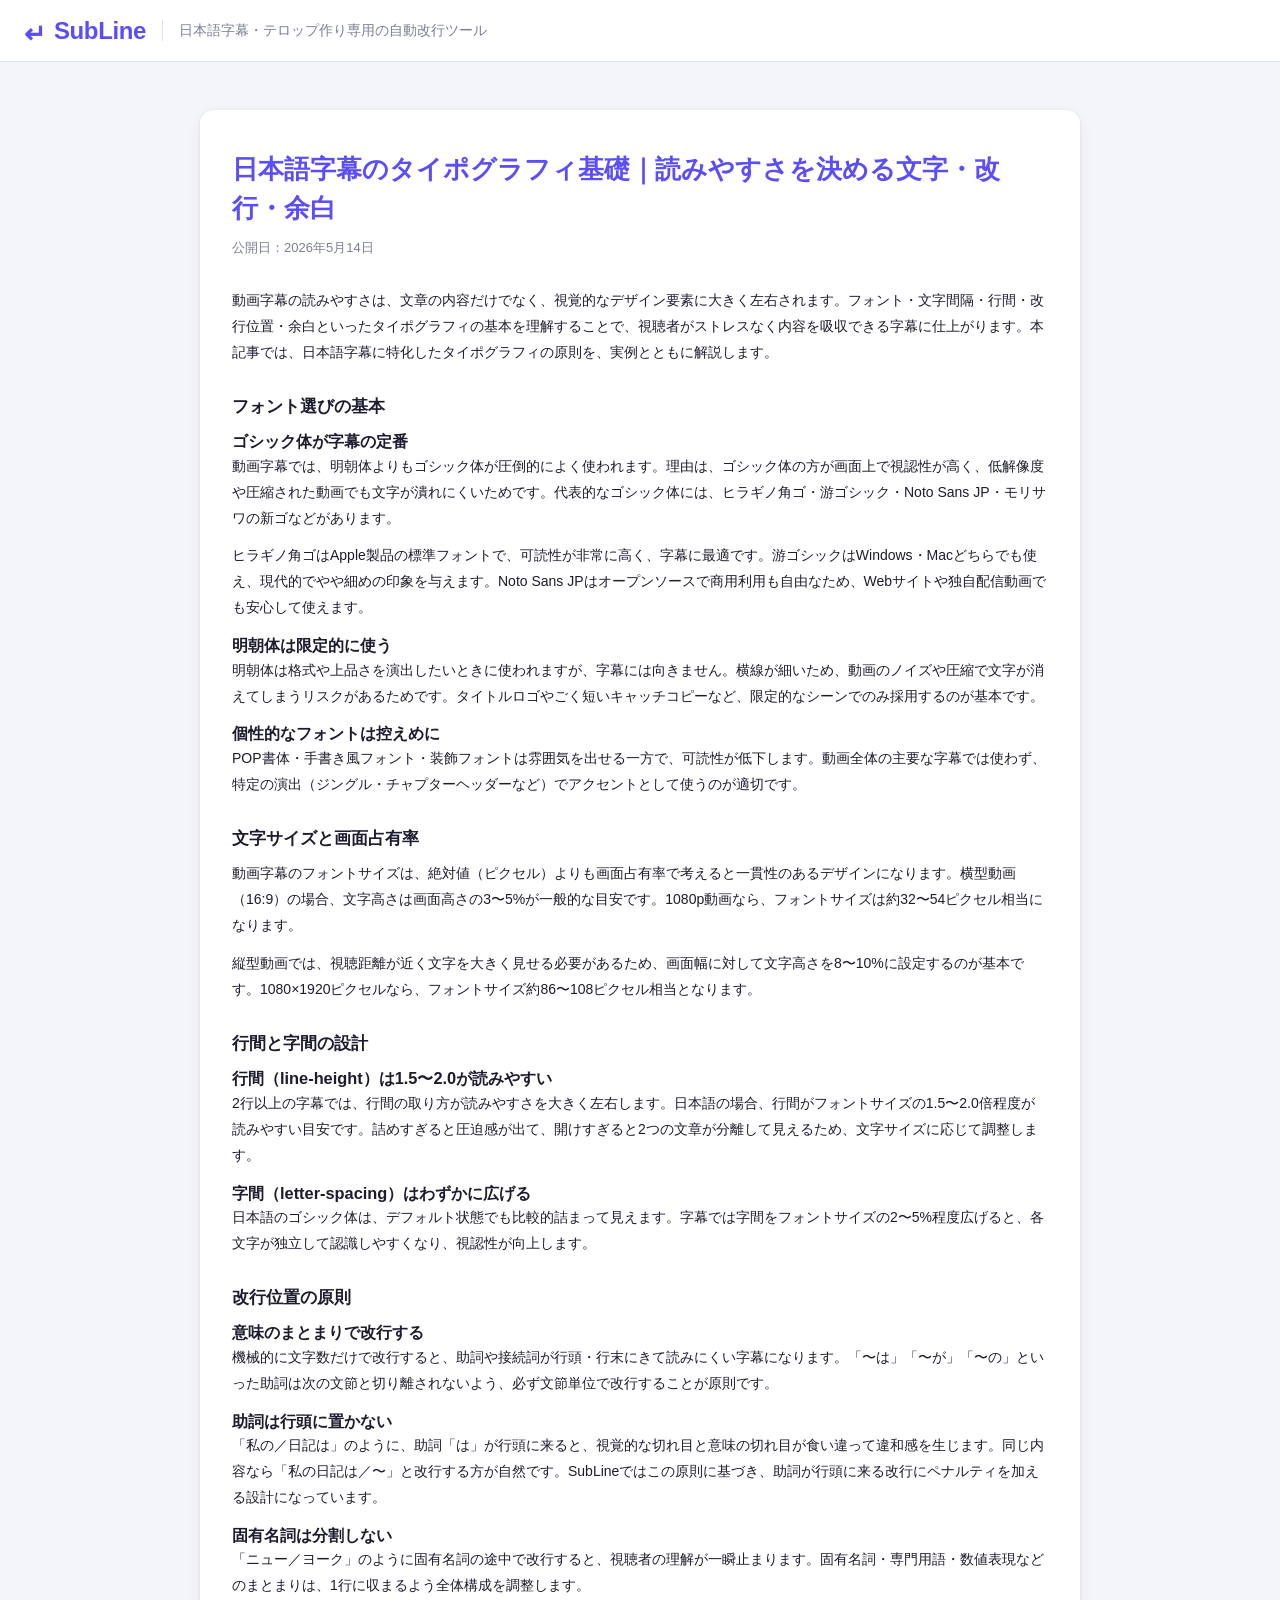
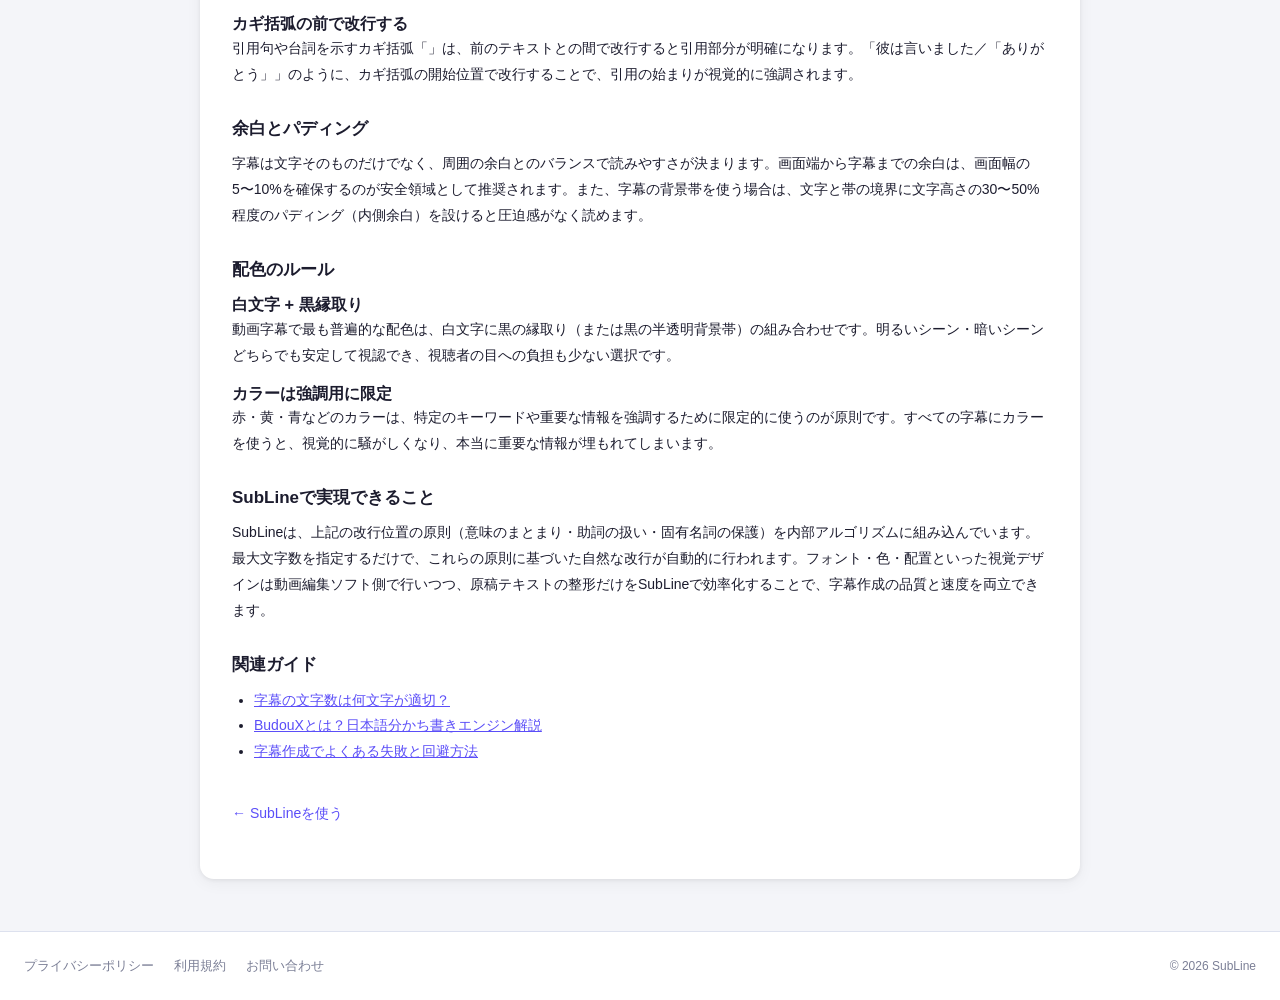
<file: guide-japanese-typography.html>
<!DOCTYPE html>
<html lang="ja">
<head>
  <meta charset="UTF-8">
  <meta name="viewport" content="width=device-width, initial-scale=1.0">
  <title>日本語字幕のタイポグラフィ基礎｜読みやすさを決める文字・改行・余白 – SubLine</title>
  <meta name="description" content="日本語字幕を読みやすくするためのタイポグラフィの基本知識を解説。フォント選び・文字間隔・改行位置・余白設計といった視覚デザインの原則を、実例付きで詳しく紹介します。">
  <meta name="robots" content="index,follow">
  <link rel="canonical" href="https://line-break-command.vercel.app/guide-japanese-typography">
  <link rel="stylesheet" href="style.css">
  <script async src="https://www.googletagmanager.com/gtag/js?id=G-FKM6SXP7YE"></script>
  <script>
    window.dataLayer = window.dataLayer || [];
    function gtag(){dataLayer.push(arguments);}
    gtag('js', new Date());
    gtag('config', 'G-FKM6SXP7YE');
  </script>
  <script async src="https://pagead2.googlesyndication.com/pagead/js/adsbygoogle.js?client=ca-pub-4355731853778451" crossorigin="anonymous"></script>
  <meta name="google-adsense-account" content="ca-pub-4355731853778451">
</head>
<body>

  <header class="header">
    <div class="header-inner">
      <a href="index.html" class="logo" style="text-decoration:none">
        <span class="logo-icon">↵</span>
        <span class="logo-text">SubLine</span>
      </a>
      <span class="tagline">日本語字幕・テロップ作り専用の自動改行ツール</span>
    </div>
  </header>

  <main>
    <article class="static-page">
      <h1>日本語字幕のタイポグラフィ基礎｜読みやすさを決める文字・改行・余白</h1>
      <p class="updated">公開日：2026年5月14日</p>

      <p>動画字幕の読みやすさは、文章の内容だけでなく、視覚的なデザイン要素に大きく左右されます。フォント・文字間隔・行間・改行位置・余白といったタイポグラフィの基本を理解することで、視聴者がストレスなく内容を吸収できる字幕に仕上がります。本記事では、日本語字幕に特化したタイポグラフィの原則を、実例とともに解説します。</p>

      <h2>フォント選びの基本</h2>

      <h3>ゴシック体が字幕の定番</h3>
      <p>動画字幕では、明朝体よりもゴシック体が圧倒的によく使われます。理由は、ゴシック体の方が画面上で視認性が高く、低解像度や圧縮された動画でも文字が潰れにくいためです。代表的なゴシック体には、ヒラギノ角ゴ・游ゴシック・Noto Sans JP・モリサワの新ゴなどがあります。</p>
      <p>ヒラギノ角ゴはApple製品の標準フォントで、可読性が非常に高く、字幕に最適です。游ゴシックはWindows・Macどちらでも使え、現代的でやや細めの印象を与えます。Noto Sans JPはオープンソースで商用利用も自由なため、Webサイトや独自配信動画でも安心して使えます。</p>

      <h3>明朝体は限定的に使う</h3>
      <p>明朝体は格式や上品さを演出したいときに使われますが、字幕には向きません。横線が細いため、動画のノイズや圧縮で文字が消えてしまうリスクがあるためです。タイトルロゴやごく短いキャッチコピーなど、限定的なシーンでのみ採用するのが基本です。</p>

      <h3>個性的なフォントは控えめに</h3>
      <p>POP書体・手書き風フォント・装飾フォントは雰囲気を出せる一方で、可読性が低下します。動画全体の主要な字幕では使わず、特定の演出（ジングル・チャプターヘッダーなど）でアクセントとして使うのが適切です。</p>

      <h2>文字サイズと画面占有率</h2>
      <p>動画字幕のフォントサイズは、絶対値（ピクセル）よりも画面占有率で考えると一貫性のあるデザインになります。横型動画（16:9）の場合、文字高さは画面高さの3〜5%が一般的な目安です。1080p動画なら、フォントサイズは約32〜54ピクセル相当になります。</p>
      <p>縦型動画では、視聴距離が近く文字を大きく見せる必要があるため、画面幅に対して文字高さを8〜10%に設定するのが基本です。1080×1920ピクセルなら、フォントサイズ約86〜108ピクセル相当となります。</p>

      <h2>行間と字間の設計</h2>

      <h3>行間（line-height）は1.5〜2.0が読みやすい</h3>
      <p>2行以上の字幕では、行間の取り方が読みやすさを大きく左右します。日本語の場合、行間がフォントサイズの1.5〜2.0倍程度が読みやすい目安です。詰めすぎると圧迫感が出て、開けすぎると2つの文章が分離して見えるため、文字サイズに応じて調整します。</p>

      <h3>字間（letter-spacing）はわずかに広げる</h3>
      <p>日本語のゴシック体は、デフォルト状態でも比較的詰まって見えます。字幕では字間をフォントサイズの2〜5%程度広げると、各文字が独立して認識しやすくなり、視認性が向上します。</p>

      <h2>改行位置の原則</h2>

      <h3>意味のまとまりで改行する</h3>
      <p>機械的に文字数だけで改行すると、助詞や接続詞が行頭・行末にきて読みにくい字幕になります。「〜は」「〜が」「〜の」といった助詞は次の文節と切り離されないよう、必ず文節単位で改行することが原則です。</p>

      <h3>助詞は行頭に置かない</h3>
      <p>「私の／日記は」のように、助詞「は」が行頭に来ると、視覚的な切れ目と意味の切れ目が食い違って違和感を生じます。同じ内容なら「私の日記は／〜」と改行する方が自然です。SubLineではこの原則に基づき、助詞が行頭に来る改行にペナルティを加える設計になっています。</p>

      <h3>固有名詞は分割しない</h3>
      <p>「ニュー／ヨーク」のように固有名詞の途中で改行すると、視聴者の理解が一瞬止まります。固有名詞・専門用語・数値表現などのまとまりは、1行に収まるよう全体構成を調整します。</p>

      <h3>カギ括弧の前で改行する</h3>
      <p>引用句や台詞を示すカギ括弧「」は、前のテキストとの間で改行すると引用部分が明確になります。「彼は言いました／「ありがとう」」のように、カギ括弧の開始位置で改行することで、引用の始まりが視覚的に強調されます。</p>

      <h2>余白とパディング</h2>
      <p>字幕は文字そのものだけでなく、周囲の余白とのバランスで読みやすさが決まります。画面端から字幕までの余白は、画面幅の5〜10%を確保するのが安全領域として推奨されます。また、字幕の背景帯を使う場合は、文字と帯の境界に文字高さの30〜50%程度のパディング（内側余白）を設けると圧迫感がなく読めます。</p>

      <h2>配色のルール</h2>

      <h3>白文字 + 黒縁取り</h3>
      <p>動画字幕で最も普遍的な配色は、白文字に黒の縁取り（または黒の半透明背景帯）の組み合わせです。明るいシーン・暗いシーンどちらでも安定して視認でき、視聴者の目への負担も少ない選択です。</p>

      <h3>カラーは強調用に限定</h3>
      <p>赤・黄・青などのカラーは、特定のキーワードや重要な情報を強調するために限定的に使うのが原則です。すべての字幕にカラーを使うと、視覚的に騒がしくなり、本当に重要な情報が埋もれてしまいます。</p>

      <h2>SubLineで実現できること</h2>
      <p>SubLineは、上記の改行位置の原則（意味のまとまり・助詞の扱い・固有名詞の保護）を内部アルゴリズムに組み込んでいます。最大文字数を指定するだけで、これらの原則に基づいた自然な改行が自動的に行われます。フォント・色・配置といった視覚デザインは動画編集ソフト側で行いつつ、原稿テキストの整形だけをSubLineで効率化することで、字幕作成の品質と速度を両立できます。</p>

      <h2>関連ガイド</h2>
      <ul>
        <li><a href="guide-subtitle-length.html">字幕の文字数は何文字が適切？</a></li>
        <li><a href="guide-budoux.html">BudouXとは？日本語分かち書きエンジン解説</a></li>
        <li><a href="guide-subtitle-mistakes.html">字幕作成でよくある失敗と回避方法</a></li>
      </ul>

      <p><a href="index.html" class="back-link">← SubLineを使う</a></p>
    </article>
  </main>

  <footer class="footer">
    <div class="footer-inner">
      <div class="footer-links">
        <a href="privacy.html">プライバシーポリシー</a>
        <a href="terms.html">利用規約</a>
        <a href="contact.html">お問い合わせ</a>
      </div>
      <div class="footer-copy">© 2026 SubLine</div>
    </div>
  </footer>

</body>
</html>
</file>
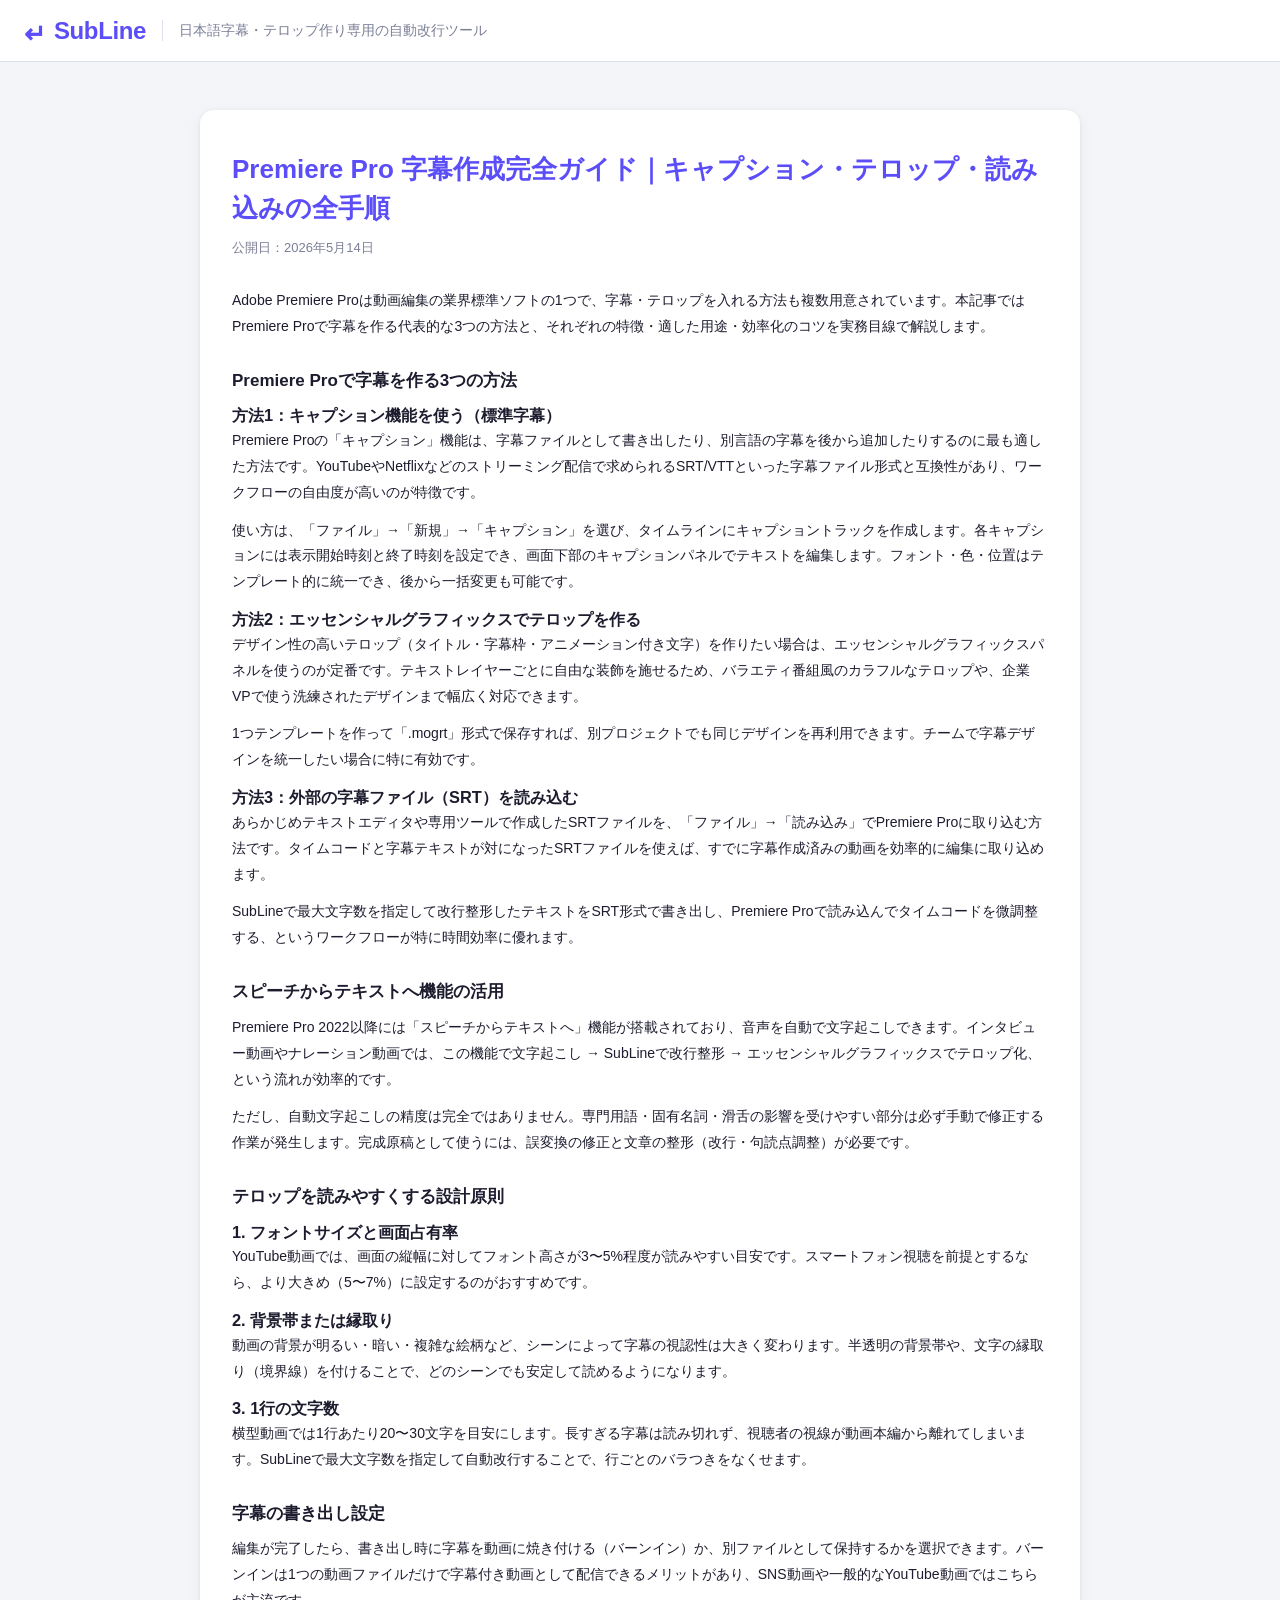
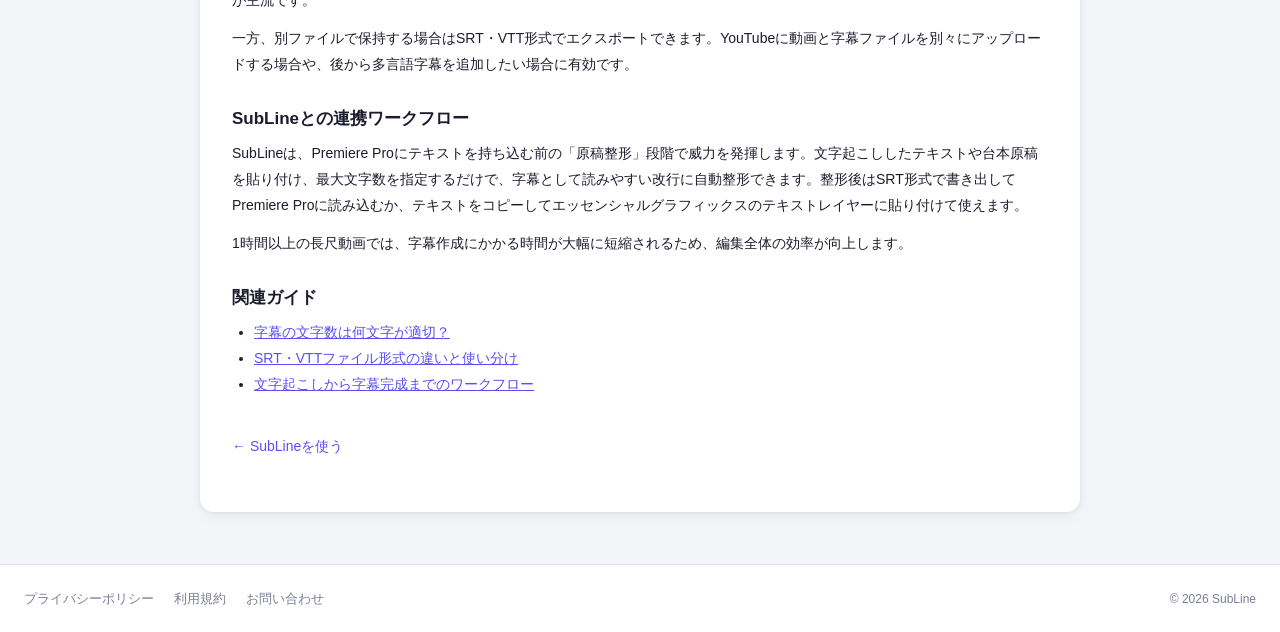
<file: guide-premiere-subtitle.html>
<!DOCTYPE html>
<html lang="ja">
<head>
  <meta charset="UTF-8">
  <meta name="viewport" content="width=device-width, initial-scale=1.0">
  <title>Premiere Pro 字幕作成完全ガイド｜キャプション・テロップ・読み込みの全手順 – SubLine</title>
  <meta name="description" content="Adobe Premiere Proで字幕・テロップを作る3つの方法（キャプション機能・エッセンシャルグラフィックス・SRT読み込み）を実例付きで解説。スピーチからテキスト、レスポンシブデザイン、書き出し設定までカバー。">
  <meta name="robots" content="index,follow">
  <link rel="canonical" href="https://line-break-command.vercel.app/guide-premiere-subtitle">
  <link rel="stylesheet" href="style.css">
  <script async src="https://www.googletagmanager.com/gtag/js?id=G-FKM6SXP7YE"></script>
  <script>
    window.dataLayer = window.dataLayer || [];
    function gtag(){dataLayer.push(arguments);}
    gtag('js', new Date());
    gtag('config', 'G-FKM6SXP7YE');
  </script>
  <script async src="https://pagead2.googlesyndication.com/pagead/js/adsbygoogle.js?client=ca-pub-4355731853778451" crossorigin="anonymous"></script>
  <meta name="google-adsense-account" content="ca-pub-4355731853778451">
</head>
<body>

  <header class="header">
    <div class="header-inner">
      <a href="index.html" class="logo" style="text-decoration:none">
        <span class="logo-icon">↵</span>
        <span class="logo-text">SubLine</span>
      </a>
      <span class="tagline">日本語字幕・テロップ作り専用の自動改行ツール</span>
    </div>
  </header>

  <main>
    <article class="static-page">
      <h1>Premiere Pro 字幕作成完全ガイド｜キャプション・テロップ・読み込みの全手順</h1>
      <p class="updated">公開日：2026年5月14日</p>

      <p>Adobe Premiere Proは動画編集の業界標準ソフトの1つで、字幕・テロップを入れる方法も複数用意されています。本記事ではPremiere Proで字幕を作る代表的な3つの方法と、それぞれの特徴・適した用途・効率化のコツを実務目線で解説します。</p>

      <h2>Premiere Proで字幕を作る3つの方法</h2>

      <h3>方法1：キャプション機能を使う（標準字幕）</h3>
      <p>Premiere Proの「キャプション」機能は、字幕ファイルとして書き出したり、別言語の字幕を後から追加したりするのに最も適した方法です。YouTubeやNetflixなどのストリーミング配信で求められるSRT/VTTといった字幕ファイル形式と互換性があり、ワークフローの自由度が高いのが特徴です。</p>
      <p>使い方は、「ファイル」→「新規」→「キャプション」を選び、タイムラインにキャプショントラックを作成します。各キャプションには表示開始時刻と終了時刻を設定でき、画面下部のキャプションパネルでテキストを編集します。フォント・色・位置はテンプレート的に統一でき、後から一括変更も可能です。</p>

      <h3>方法2：エッセンシャルグラフィックスでテロップを作る</h3>
      <p>デザイン性の高いテロップ（タイトル・字幕枠・アニメーション付き文字）を作りたい場合は、エッセンシャルグラフィックスパネルを使うのが定番です。テキストレイヤーごとに自由な装飾を施せるため、バラエティ番組風のカラフルなテロップや、企業VPで使う洗練されたデザインまで幅広く対応できます。</p>
      <p>1つテンプレートを作って「.mogrt」形式で保存すれば、別プロジェクトでも同じデザインを再利用できます。チームで字幕デザインを統一したい場合に特に有効です。</p>

      <h3>方法3：外部の字幕ファイル（SRT）を読み込む</h3>
      <p>あらかじめテキストエディタや専用ツールで作成したSRTファイルを、「ファイル」→「読み込み」でPremiere Proに取り込む方法です。タイムコードと字幕テキストが対になったSRTファイルを使えば、すでに字幕作成済みの動画を効率的に編集に取り込めます。</p>
      <p>SubLineで最大文字数を指定して改行整形したテキストをSRT形式で書き出し、Premiere Proで読み込んでタイムコードを微調整する、というワークフローが特に時間効率に優れます。</p>

      <h2>スピーチからテキストへ機能の活用</h2>
      <p>Premiere Pro 2022以降には「スピーチからテキストへ」機能が搭載されており、音声を自動で文字起こしできます。インタビュー動画やナレーション動画では、この機能で文字起こし → SubLineで改行整形 → エッセンシャルグラフィックスでテロップ化、という流れが効率的です。</p>
      <p>ただし、自動文字起こしの精度は完全ではありません。専門用語・固有名詞・滑舌の影響を受けやすい部分は必ず手動で修正する作業が発生します。完成原稿として使うには、誤変換の修正と文章の整形（改行・句読点調整）が必要です。</p>

      <h2>テロップを読みやすくする設計原則</h2>

      <h3>1. フォントサイズと画面占有率</h3>
      <p>YouTube動画では、画面の縦幅に対してフォント高さが3〜5%程度が読みやすい目安です。スマートフォン視聴を前提とするなら、より大きめ（5〜7%）に設定するのがおすすめです。</p>

      <h3>2. 背景帯または縁取り</h3>
      <p>動画の背景が明るい・暗い・複雑な絵柄など、シーンによって字幕の視認性は大きく変わります。半透明の背景帯や、文字の縁取り（境界線）を付けることで、どのシーンでも安定して読めるようになります。</p>

      <h3>3. 1行の文字数</h3>
      <p>横型動画では1行あたり20〜30文字を目安にします。長すぎる字幕は読み切れず、視聴者の視線が動画本編から離れてしまいます。SubLineで最大文字数を指定して自動改行することで、行ごとのバラつきをなくせます。</p>

      <h2>字幕の書き出し設定</h2>
      <p>編集が完了したら、書き出し時に字幕を動画に焼き付ける（バーンイン）か、別ファイルとして保持するかを選択できます。バーンインは1つの動画ファイルだけで字幕付き動画として配信できるメリットがあり、SNS動画や一般的なYouTube動画ではこちらが主流です。</p>
      <p>一方、別ファイルで保持する場合はSRT・VTT形式でエクスポートできます。YouTubeに動画と字幕ファイルを別々にアップロードする場合や、後から多言語字幕を追加したい場合に有効です。</p>

      <h2>SubLineとの連携ワークフロー</h2>
      <p>SubLineは、Premiere Proにテキストを持ち込む前の「原稿整形」段階で威力を発揮します。文字起こししたテキストや台本原稿を貼り付け、最大文字数を指定するだけで、字幕として読みやすい改行に自動整形できます。整形後はSRT形式で書き出してPremiere Proに読み込むか、テキストをコピーしてエッセンシャルグラフィックスのテキストレイヤーに貼り付けて使えます。</p>
      <p>1時間以上の長尺動画では、字幕作成にかかる時間が大幅に短縮されるため、編集全体の効率が向上します。</p>

      <h2>関連ガイド</h2>
      <ul>
        <li><a href="guide-subtitle-length.html">字幕の文字数は何文字が適切？</a></li>
        <li><a href="guide-srt-vtt.html">SRT・VTTファイル形式の違いと使い分け</a></li>
        <li><a href="guide-transcription-workflow.html">文字起こしから字幕完成までのワークフロー</a></li>
      </ul>

      <p><a href="index.html" class="back-link">← SubLineを使う</a></p>
    </article>
  </main>

  <footer class="footer">
    <div class="footer-inner">
      <div class="footer-links">
        <a href="privacy.html">プライバシーポリシー</a>
        <a href="terms.html">利用規約</a>
        <a href="contact.html">お問い合わせ</a>
      </div>
      <div class="footer-copy">© 2026 SubLine</div>
    </div>
  </footer>

</body>
</html>
</file>
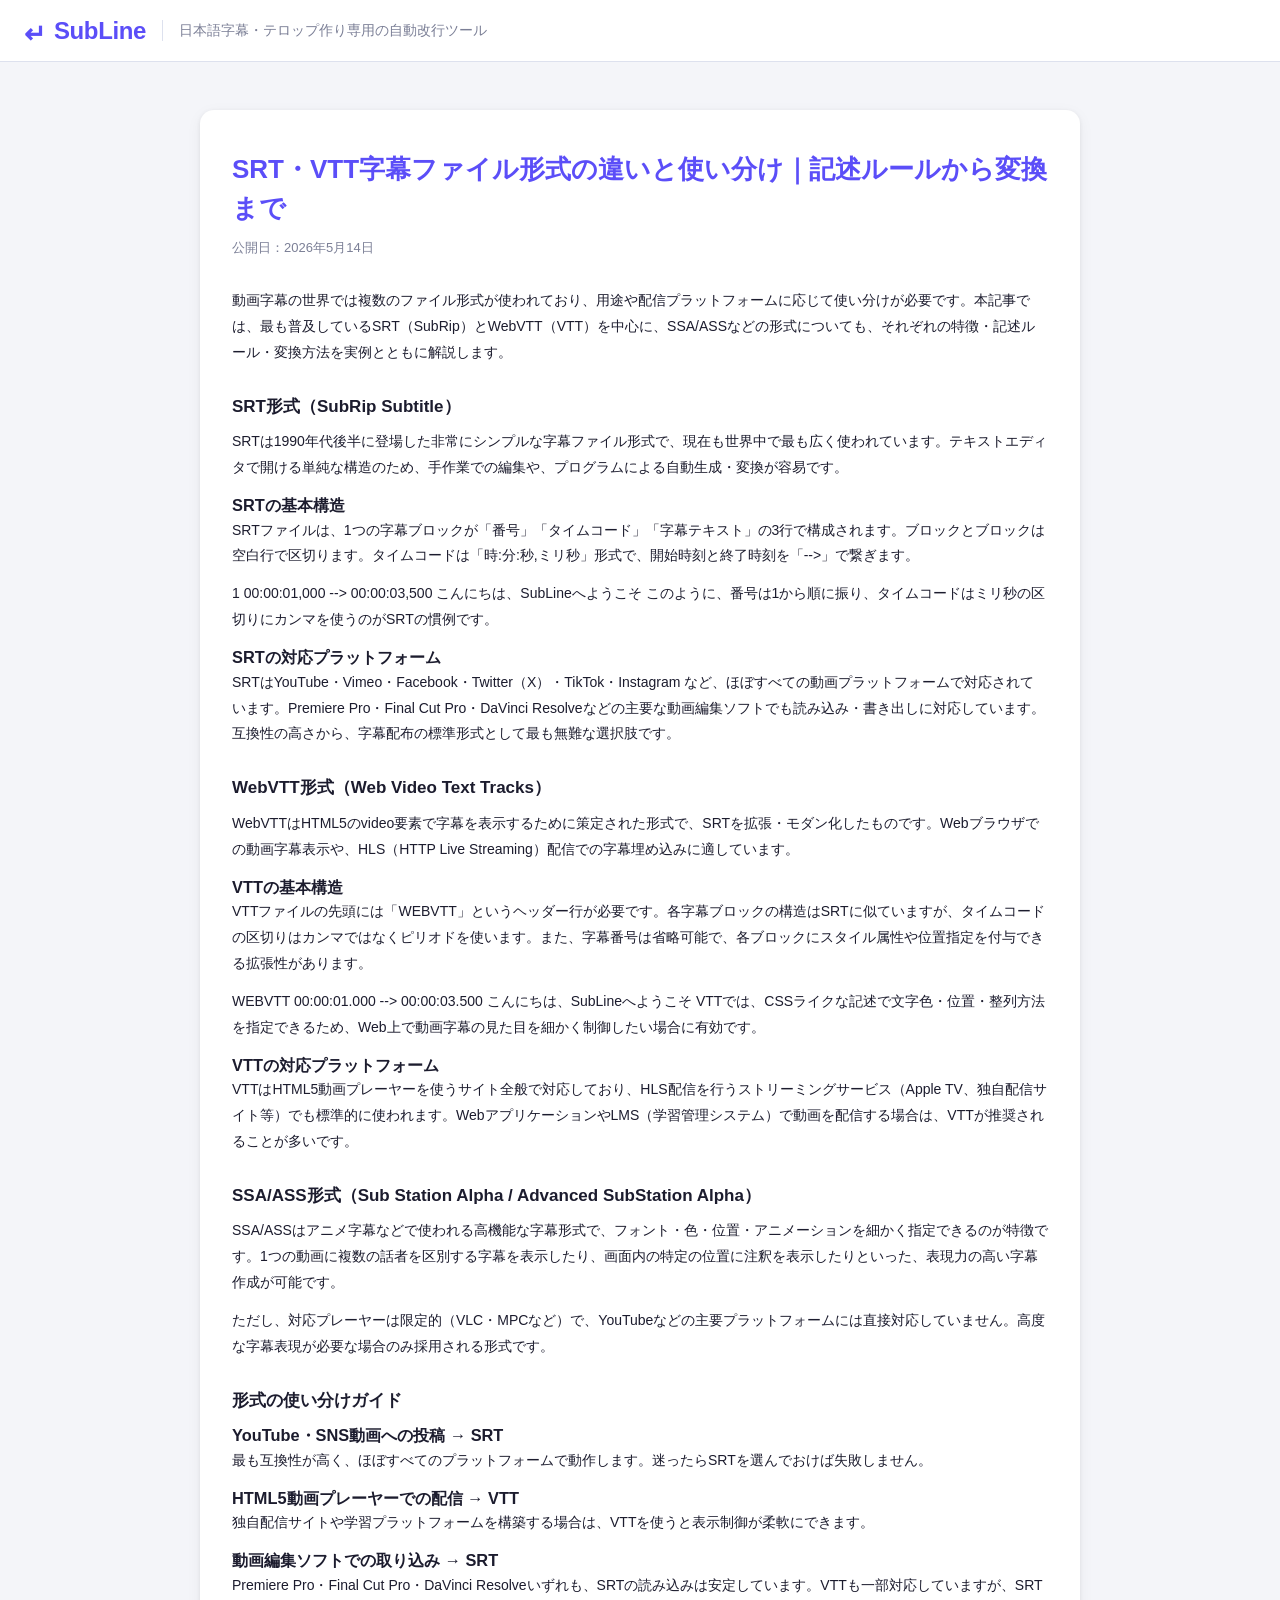
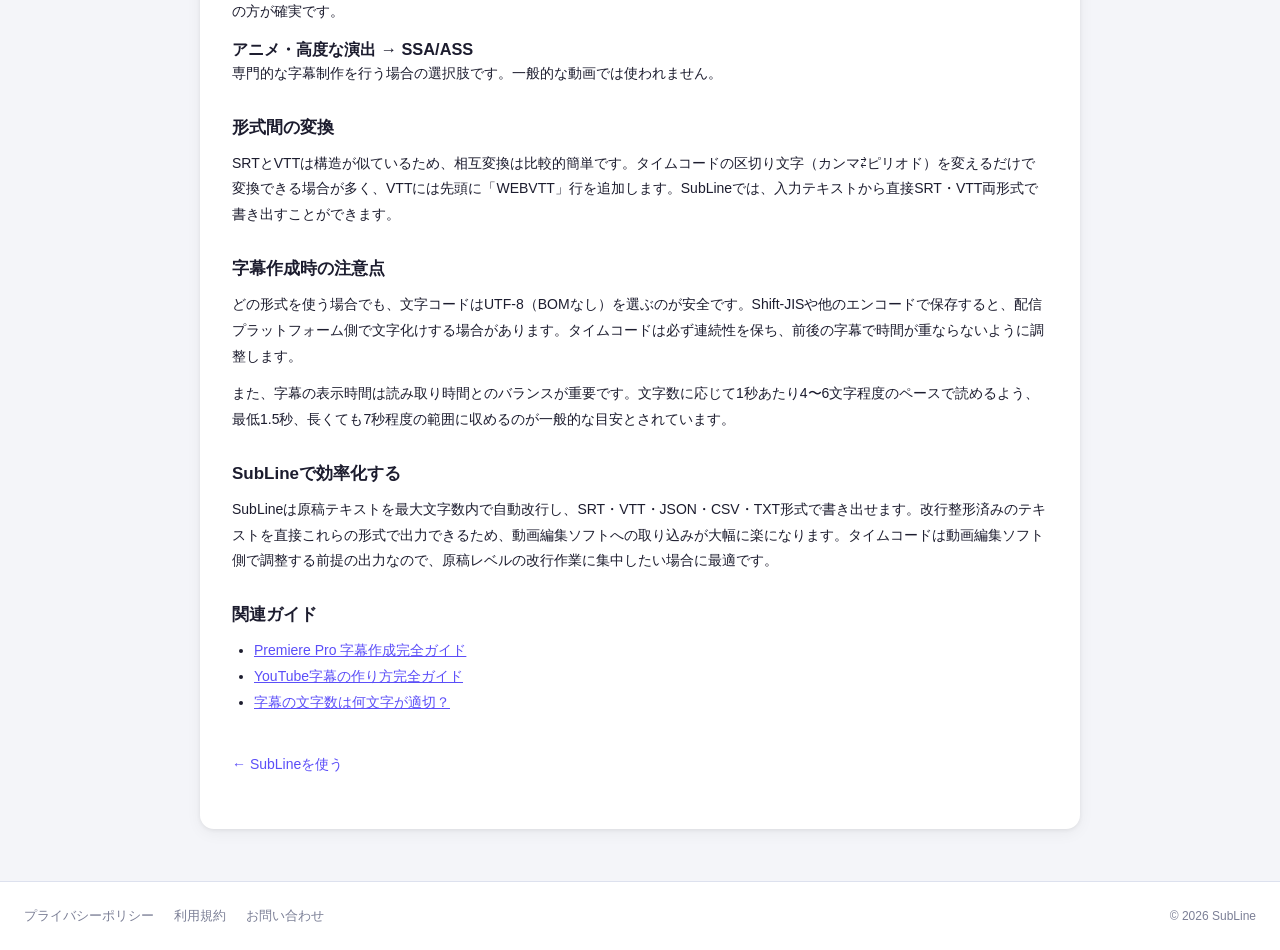
<file: guide-srt-vtt.html>
<!DOCTYPE html>
<html lang="ja">
<head>
  <meta charset="UTF-8">
  <meta name="viewport" content="width=device-width, initial-scale=1.0">
  <title>SRT・VTT字幕ファイル形式の違いと使い分け｜記述ルールから変換まで – SubLine</title>
  <meta name="description" content="動画字幕で使われるSRT・WebVTT・SSA/ASSなど主要な字幕ファイル形式の違いと、それぞれの記述ルール・対応プラットフォーム・変換方法を実例付きで詳しく解説します。">
  <meta name="robots" content="index,follow">
  <link rel="canonical" href="https://line-break-command.vercel.app/guide-srt-vtt">
  <link rel="stylesheet" href="style.css">
  <script async src="https://www.googletagmanager.com/gtag/js?id=G-FKM6SXP7YE"></script>
  <script>
    window.dataLayer = window.dataLayer || [];
    function gtag(){dataLayer.push(arguments);}
    gtag('js', new Date());
    gtag('config', 'G-FKM6SXP7YE');
  </script>
  <script async src="https://pagead2.googlesyndication.com/pagead/js/adsbygoogle.js?client=ca-pub-4355731853778451" crossorigin="anonymous"></script>
  <meta name="google-adsense-account" content="ca-pub-4355731853778451">
</head>
<body>

  <header class="header">
    <div class="header-inner">
      <a href="index.html" class="logo" style="text-decoration:none">
        <span class="logo-icon">↵</span>
        <span class="logo-text">SubLine</span>
      </a>
      <span class="tagline">日本語字幕・テロップ作り専用の自動改行ツール</span>
    </div>
  </header>

  <main>
    <article class="static-page">
      <h1>SRT・VTT字幕ファイル形式の違いと使い分け｜記述ルールから変換まで</h1>
      <p class="updated">公開日：2026年5月14日</p>

      <p>動画字幕の世界では複数のファイル形式が使われており、用途や配信プラットフォームに応じて使い分けが必要です。本記事では、最も普及しているSRT（SubRip）とWebVTT（VTT）を中心に、SSA/ASSなどの形式についても、それぞれの特徴・記述ルール・変換方法を実例とともに解説します。</p>

      <h2>SRT形式（SubRip Subtitle）</h2>
      <p>SRTは1990年代後半に登場した非常にシンプルな字幕ファイル形式で、現在も世界中で最も広く使われています。テキストエディタで開ける単純な構造のため、手作業での編集や、プログラムによる自動生成・変換が容易です。</p>

      <h3>SRTの基本構造</h3>
      <p>SRTファイルは、1つの字幕ブロックが「番号」「タイムコード」「字幕テキスト」の3行で構成されます。ブロックとブロックは空白行で区切ります。タイムコードは「時:分:秒,ミリ秒」形式で、開始時刻と終了時刻を「-->」で繋ぎます。</p>
      <p>1
00:00:01,000 --> 00:00:03,500
こんにちは、SubLineへようこそ

このように、番号は1から順に振り、タイムコードはミリ秒の区切りにカンマを使うのがSRTの慣例です。</p>

      <h3>SRTの対応プラットフォーム</h3>
      <p>SRTはYouTube・Vimeo・Facebook・Twitter（X）・TikTok・Instagram など、ほぼすべての動画プラットフォームで対応されています。Premiere Pro・Final Cut Pro・DaVinci Resolveなどの主要な動画編集ソフトでも読み込み・書き出しに対応しています。互換性の高さから、字幕配布の標準形式として最も無難な選択肢です。</p>

      <h2>WebVTT形式（Web Video Text Tracks）</h2>
      <p>WebVTTはHTML5のvideo要素で字幕を表示するために策定された形式で、SRTを拡張・モダン化したものです。Webブラウザでの動画字幕表示や、HLS（HTTP Live Streaming）配信での字幕埋め込みに適しています。</p>

      <h3>VTTの基本構造</h3>
      <p>VTTファイルの先頭には「WEBVTT」というヘッダー行が必要です。各字幕ブロックの構造はSRTに似ていますが、タイムコードの区切りはカンマではなくピリオドを使います。また、字幕番号は省略可能で、各ブロックにスタイル属性や位置指定を付与できる拡張性があります。</p>
      <p>WEBVTT

00:00:01.000 --> 00:00:03.500
こんにちは、SubLineへようこそ

VTTでは、CSSライクな記述で文字色・位置・整列方法を指定できるため、Web上で動画字幕の見た目を細かく制御したい場合に有効です。</p>

      <h3>VTTの対応プラットフォーム</h3>
      <p>VTTはHTML5動画プレーヤーを使うサイト全般で対応しており、HLS配信を行うストリーミングサービス（Apple TV、独自配信サイト等）でも標準的に使われます。WebアプリケーションやLMS（学習管理システム）で動画を配信する場合は、VTTが推奨されることが多いです。</p>

      <h2>SSA/ASS形式（Sub Station Alpha / Advanced SubStation Alpha）</h2>
      <p>SSA/ASSはアニメ字幕などで使われる高機能な字幕形式で、フォント・色・位置・アニメーションを細かく指定できるのが特徴です。1つの動画に複数の話者を区別する字幕を表示したり、画面内の特定の位置に注釈を表示したりといった、表現力の高い字幕作成が可能です。</p>
      <p>ただし、対応プレーヤーは限定的（VLC・MPCなど）で、YouTubeなどの主要プラットフォームには直接対応していません。高度な字幕表現が必要な場合のみ採用される形式です。</p>

      <h2>形式の使い分けガイド</h2>

      <h3>YouTube・SNS動画への投稿 → SRT</h3>
      <p>最も互換性が高く、ほぼすべてのプラットフォームで動作します。迷ったらSRTを選んでおけば失敗しません。</p>

      <h3>HTML5動画プレーヤーでの配信 → VTT</h3>
      <p>独自配信サイトや学習プラットフォームを構築する場合は、VTTを使うと表示制御が柔軟にできます。</p>

      <h3>動画編集ソフトでの取り込み → SRT</h3>
      <p>Premiere Pro・Final Cut Pro・DaVinci Resolveいずれも、SRTの読み込みは安定しています。VTTも一部対応していますが、SRTの方が確実です。</p>

      <h3>アニメ・高度な演出 → SSA/ASS</h3>
      <p>専門的な字幕制作を行う場合の選択肢です。一般的な動画では使われません。</p>

      <h2>形式間の変換</h2>
      <p>SRTとVTTは構造が似ているため、相互変換は比較的簡単です。タイムコードの区切り文字（カンマ⇄ピリオド）を変えるだけで変換できる場合が多く、VTTには先頭に「WEBVTT」行を追加します。SubLineでは、入力テキストから直接SRT・VTT両形式で書き出すことができます。</p>

      <h2>字幕作成時の注意点</h2>
      <p>どの形式を使う場合でも、文字コードはUTF-8（BOMなし）を選ぶのが安全です。Shift-JISや他のエンコードで保存すると、配信プラットフォーム側で文字化けする場合があります。タイムコードは必ず連続性を保ち、前後の字幕で時間が重ならないように調整します。</p>
      <p>また、字幕の表示時間は読み取り時間とのバランスが重要です。文字数に応じて1秒あたり4〜6文字程度のペースで読めるよう、最低1.5秒、長くても7秒程度の範囲に収めるのが一般的な目安とされています。</p>

      <h2>SubLineで効率化する</h2>
      <p>SubLineは原稿テキストを最大文字数内で自動改行し、SRT・VTT・JSON・CSV・TXT形式で書き出せます。改行整形済みのテキストを直接これらの形式で出力できるため、動画編集ソフトへの取り込みが大幅に楽になります。タイムコードは動画編集ソフト側で調整する前提の出力なので、原稿レベルの改行作業に集中したい場合に最適です。</p>

      <h2>関連ガイド</h2>
      <ul>
        <li><a href="guide-premiere-subtitle.html">Premiere Pro 字幕作成完全ガイド</a></li>
        <li><a href="guide-youtube-subtitle.html">YouTube字幕の作り方完全ガイド</a></li>
        <li><a href="guide-subtitle-length.html">字幕の文字数は何文字が適切？</a></li>
      </ul>

      <p><a href="index.html" class="back-link">← SubLineを使う</a></p>
    </article>
  </main>

  <footer class="footer">
    <div class="footer-inner">
      <div class="footer-links">
        <a href="privacy.html">プライバシーポリシー</a>
        <a href="terms.html">利用規約</a>
        <a href="contact.html">お問い合わせ</a>
      </div>
      <div class="footer-copy">© 2026 SubLine</div>
    </div>
  </footer>

</body>
</html>
</file>
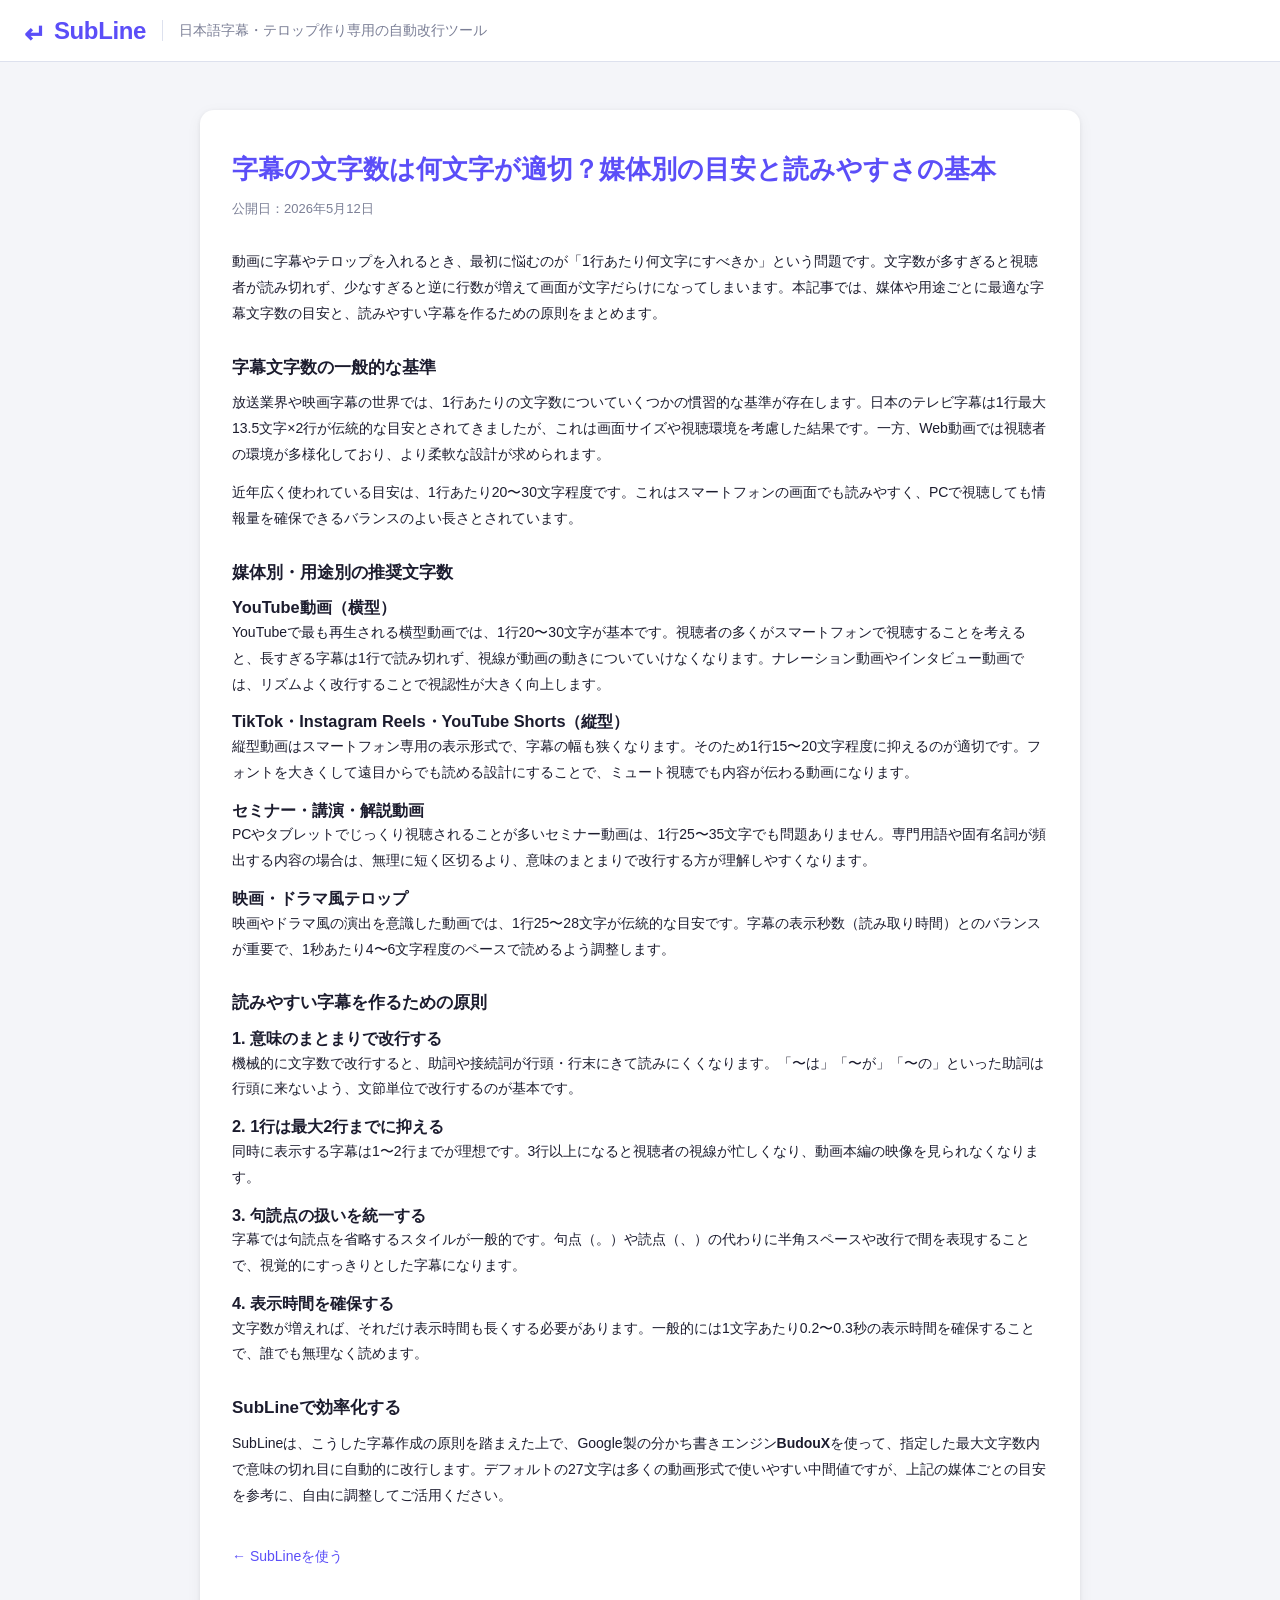
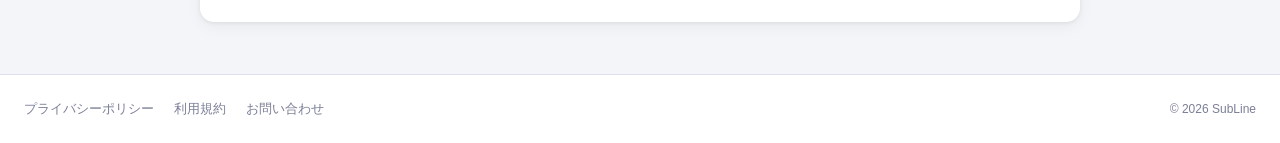
<file: guide-subtitle-length.html>
<!DOCTYPE html>
<html lang="ja">
<head>
  <meta charset="UTF-8">
  <meta name="viewport" content="width=device-width, initial-scale=1.0">
  <title>字幕の文字数は何文字が適切？媒体別の目安と読みやすさの基本 – SubLine</title>
  <meta name="description" content="動画字幕・テロップの適切な文字数を媒体別に解説。YouTube・TikTok・セミナー動画それぞれに最適な1行の長さと、視聴者にとって読みやすい字幕を作るための基本原則をまとめました。">
  <meta name="robots" content="index,follow">
  <link rel="canonical" href="https://line-break-command.vercel.app/guide-subtitle-length">
  <link rel="stylesheet" href="style.css">
  <script async src="https://www.googletagmanager.com/gtag/js?id=G-FKM6SXP7YE"></script>
  <script>
    window.dataLayer = window.dataLayer || [];
    function gtag(){dataLayer.push(arguments);}
    gtag('js', new Date());
    gtag('config', 'G-FKM6SXP7YE');
  </script>
  <script async src="https://pagead2.googlesyndication.com/pagead/js/adsbygoogle.js?client=ca-pub-4355731853778451" crossorigin="anonymous"></script>
  <meta name="google-adsense-account" content="ca-pub-4355731853778451">
</head>
<body>

  <header class="header">
    <div class="header-inner">
      <a href="index.html" class="logo" style="text-decoration:none">
        <span class="logo-icon">↵</span>
        <span class="logo-text">SubLine</span>
      </a>
      <span class="tagline">日本語字幕・テロップ作り専用の自動改行ツール</span>
    </div>
  </header>

  <main>
    <article class="static-page">
      <h1>字幕の文字数は何文字が適切？媒体別の目安と読みやすさの基本</h1>
      <p class="updated">公開日：2026年5月12日</p>

      <p>動画に字幕やテロップを入れるとき、最初に悩むのが「1行あたり何文字にすべきか」という問題です。文字数が多すぎると視聴者が読み切れず、少なすぎると逆に行数が増えて画面が文字だらけになってしまいます。本記事では、媒体や用途ごとに最適な字幕文字数の目安と、読みやすい字幕を作るための原則をまとめます。</p>

      <h2>字幕文字数の一般的な基準</h2>
      <p>放送業界や映画字幕の世界では、1行あたりの文字数についていくつかの慣習的な基準が存在します。日本のテレビ字幕は1行最大13.5文字×2行が伝統的な目安とされてきましたが、これは画面サイズや視聴環境を考慮した結果です。一方、Web動画では視聴者の環境が多様化しており、より柔軟な設計が求められます。</p>
      <p>近年広く使われている目安は、1行あたり20〜30文字程度です。これはスマートフォンの画面でも読みやすく、PCで視聴しても情報量を確保できるバランスのよい長さとされています。</p>

      <h2>媒体別・用途別の推奨文字数</h2>

      <h3>YouTube動画（横型）</h3>
      <p>YouTubeで最も再生される横型動画では、1行20〜30文字が基本です。視聴者の多くがスマートフォンで視聴することを考えると、長すぎる字幕は1行で読み切れず、視線が動画の動きについていけなくなります。ナレーション動画やインタビュー動画では、リズムよく改行することで視認性が大きく向上します。</p>

      <h3>TikTok・Instagram Reels・YouTube Shorts（縦型）</h3>
      <p>縦型動画はスマートフォン専用の表示形式で、字幕の幅も狭くなります。そのため1行15〜20文字程度に抑えるのが適切です。フォントを大きくして遠目からでも読める設計にすることで、ミュート視聴でも内容が伝わる動画になります。</p>

      <h3>セミナー・講演・解説動画</h3>
      <p>PCやタブレットでじっくり視聴されることが多いセミナー動画は、1行25〜35文字でも問題ありません。専門用語や固有名詞が頻出する内容の場合は、無理に短く区切るより、意味のまとまりで改行する方が理解しやすくなります。</p>

      <h3>映画・ドラマ風テロップ</h3>
      <p>映画やドラマ風の演出を意識した動画では、1行25〜28文字が伝統的な目安です。字幕の表示秒数（読み取り時間）とのバランスが重要で、1秒あたり4〜6文字程度のペースで読めるよう調整します。</p>

      <h2>読みやすい字幕を作るための原則</h2>

      <h3>1. 意味のまとまりで改行する</h3>
      <p>機械的に文字数で改行すると、助詞や接続詞が行頭・行末にきて読みにくくなります。「〜は」「〜が」「〜の」といった助詞は行頭に来ないよう、文節単位で改行するのが基本です。</p>

      <h3>2. 1行は最大2行までに抑える</h3>
      <p>同時に表示する字幕は1〜2行までが理想です。3行以上になると視聴者の視線が忙しくなり、動画本編の映像を見られなくなります。</p>

      <h3>3. 句読点の扱いを統一する</h3>
      <p>字幕では句読点を省略するスタイルが一般的です。句点（。）や読点（、）の代わりに半角スペースや改行で間を表現することで、視覚的にすっきりとした字幕になります。</p>

      <h3>4. 表示時間を確保する</h3>
      <p>文字数が増えれば、それだけ表示時間も長くする必要があります。一般的には1文字あたり0.2〜0.3秒の表示時間を確保することで、誰でも無理なく読めます。</p>

      <h2>SubLineで効率化する</h2>
      <p>SubLineは、こうした字幕作成の原則を踏まえた上で、Google製の分かち書きエンジン<strong>BudouX</strong>を使って、指定した最大文字数内で意味の切れ目に自動的に改行します。デフォルトの27文字は多くの動画形式で使いやすい中間値ですが、上記の媒体ごとの目安を参考に、自由に調整してご活用ください。</p>

      <p><a href="index.html" class="back-link">← SubLineを使う</a></p>
    </article>
  </main>

  <footer class="footer">
    <div class="footer-inner">
      <div class="footer-links">
        <a href="privacy.html">プライバシーポリシー</a>
        <a href="terms.html">利用規約</a>
        <a href="contact.html">お問い合わせ</a>
      </div>
      <div class="footer-copy">© 2026 SubLine</div>
    </div>
  </footer>

</body>
</html>
</file>
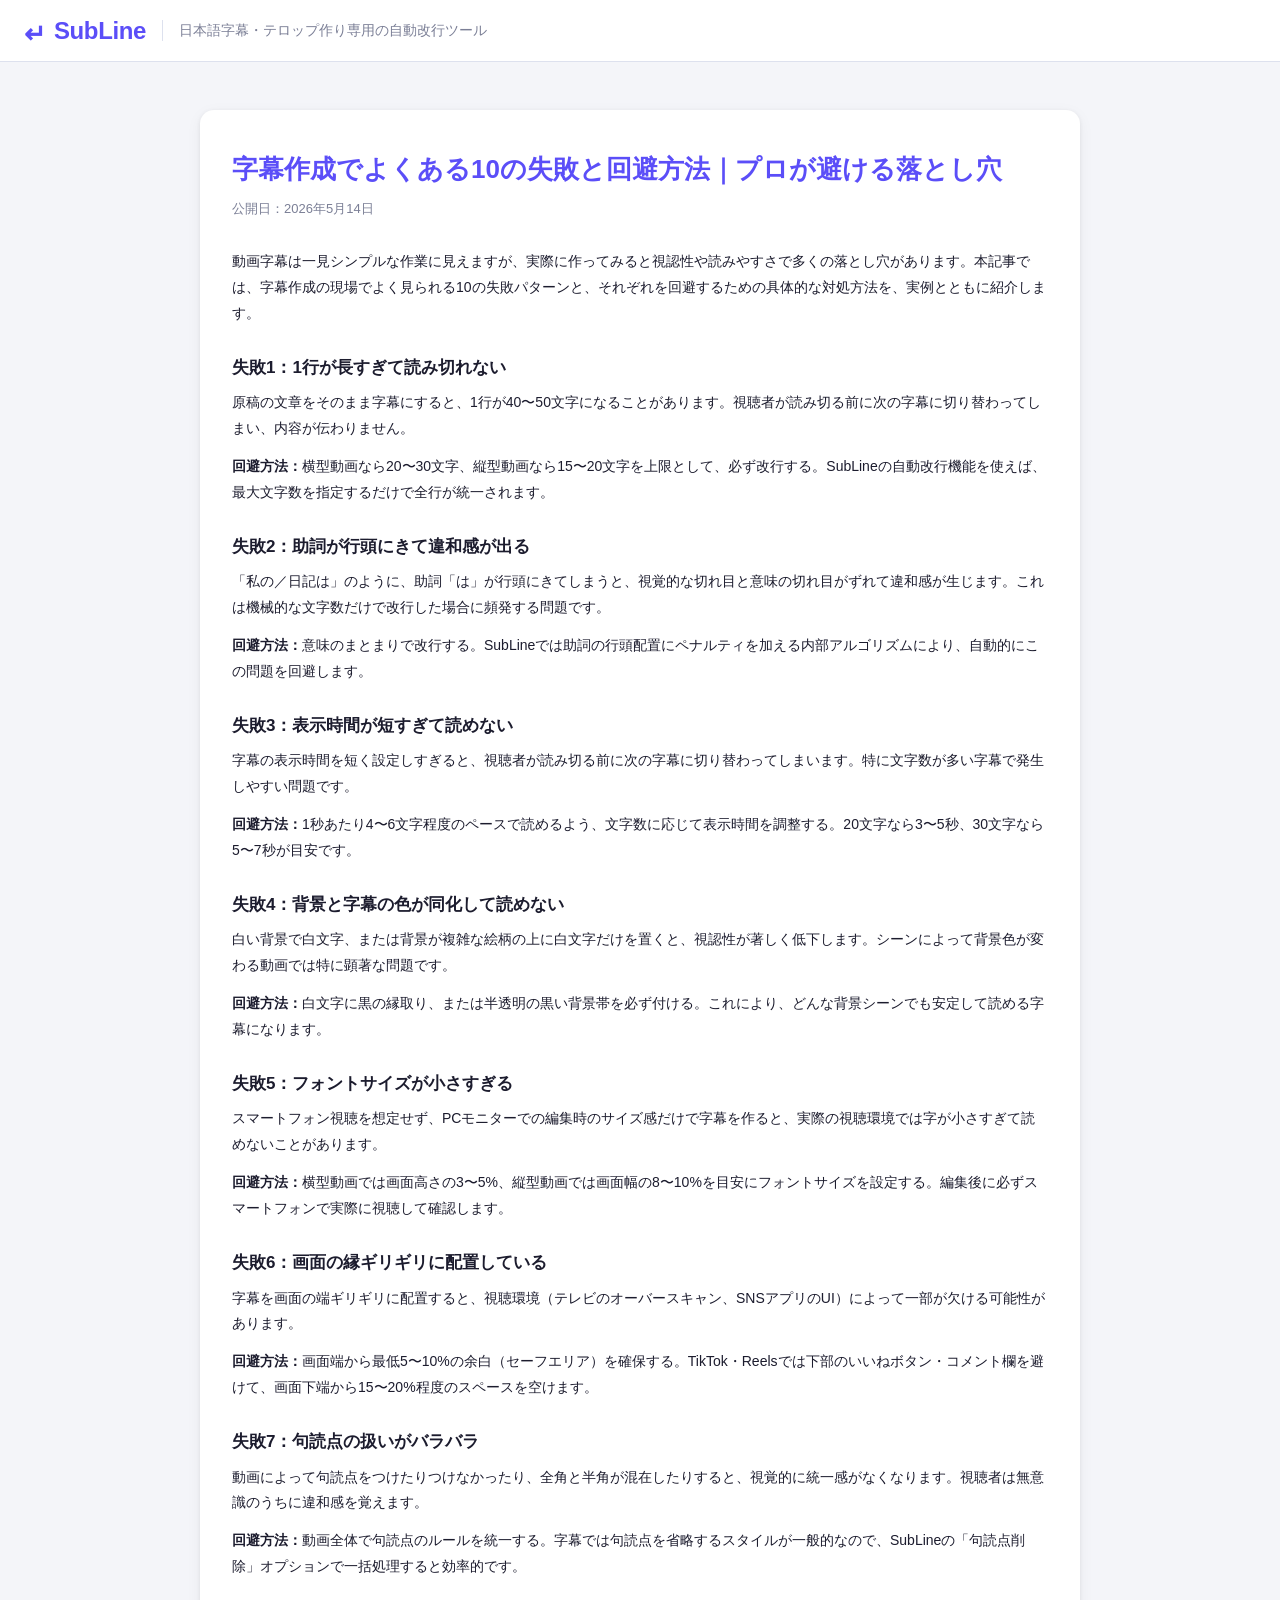
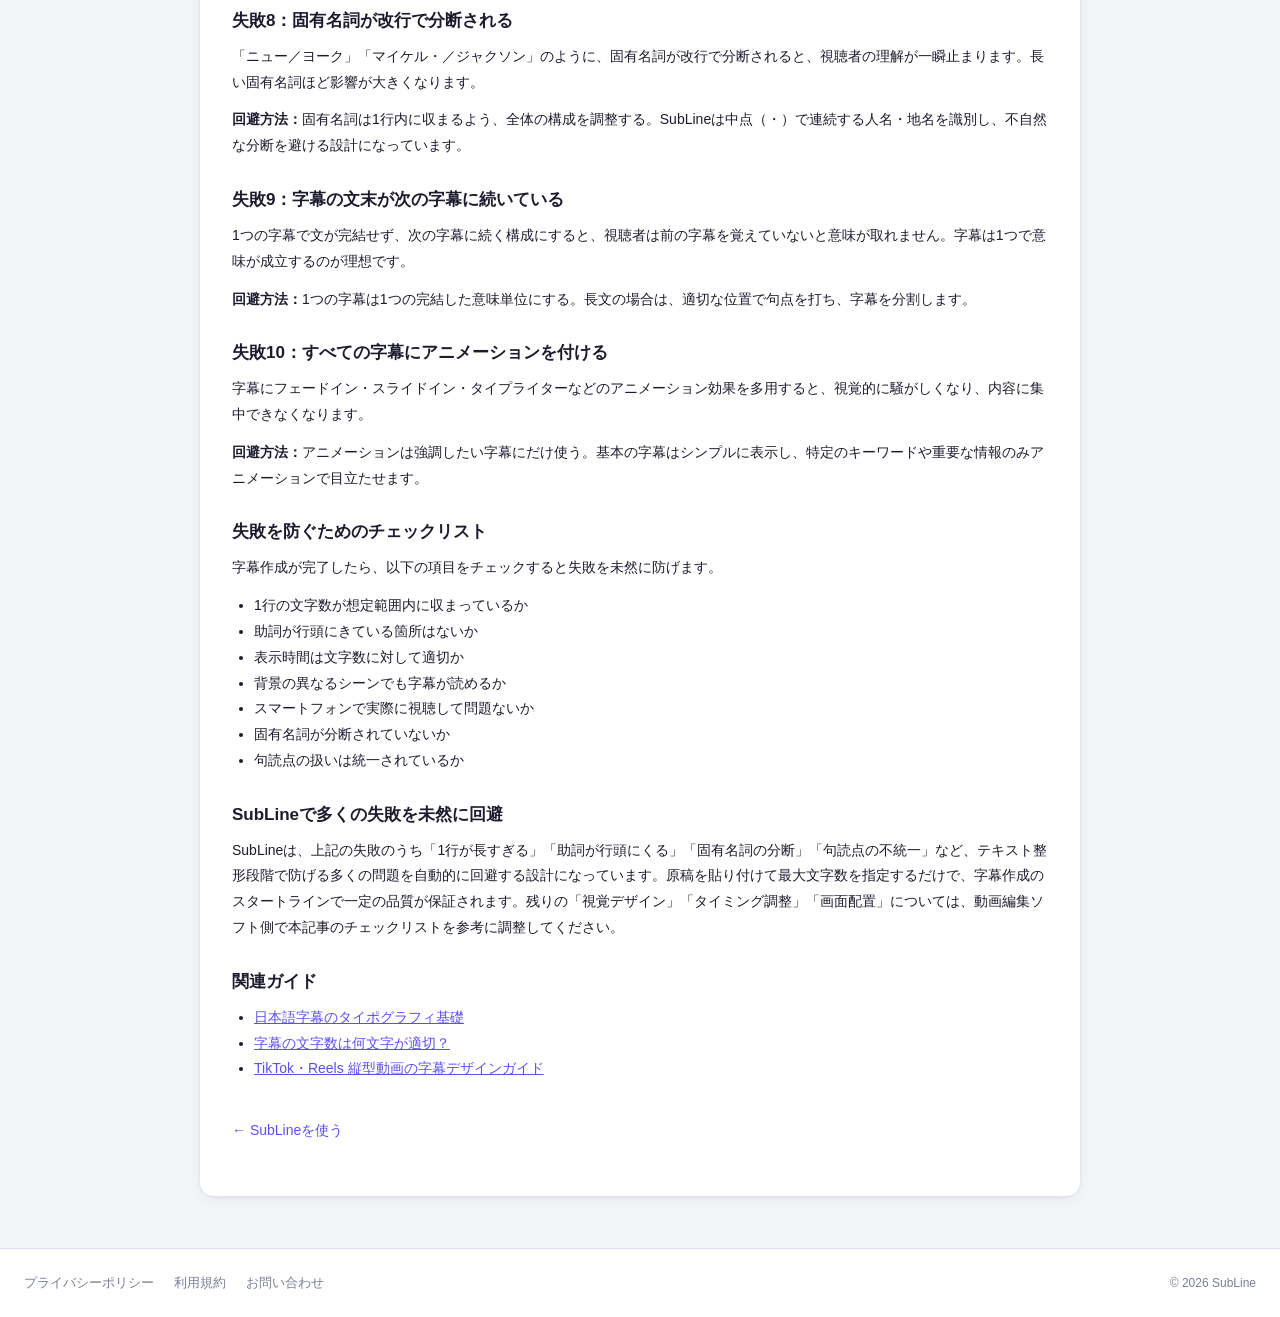
<file: guide-subtitle-mistakes.html>
<!DOCTYPE html>
<html lang="ja">
<head>
  <meta charset="UTF-8">
  <meta name="viewport" content="width=device-width, initial-scale=1.0">
  <title>字幕作成でよくある10の失敗と回避方法｜プロが避ける落とし穴 – SubLine</title>
  <meta name="description" content="動画字幕の作成現場でよく見られる10の失敗パターンと、それぞれを回避するための具体的な対処方法を解説。視認性・読みやすさ・タイミング・配色など、実務で陥りがちな問題を網羅。">
  <meta name="robots" content="index,follow">
  <link rel="canonical" href="https://line-break-command.vercel.app/guide-subtitle-mistakes">
  <link rel="stylesheet" href="style.css">
  <script async src="https://www.googletagmanager.com/gtag/js?id=G-FKM6SXP7YE"></script>
  <script>
    window.dataLayer = window.dataLayer || [];
    function gtag(){dataLayer.push(arguments);}
    gtag('js', new Date());
    gtag('config', 'G-FKM6SXP7YE');
  </script>
  <script async src="https://pagead2.googlesyndication.com/pagead/js/adsbygoogle.js?client=ca-pub-4355731853778451" crossorigin="anonymous"></script>
  <meta name="google-adsense-account" content="ca-pub-4355731853778451">
</head>
<body>

  <header class="header">
    <div class="header-inner">
      <a href="index.html" class="logo" style="text-decoration:none">
        <span class="logo-icon">↵</span>
        <span class="logo-text">SubLine</span>
      </a>
      <span class="tagline">日本語字幕・テロップ作り専用の自動改行ツール</span>
    </div>
  </header>

  <main>
    <article class="static-page">
      <h1>字幕作成でよくある10の失敗と回避方法｜プロが避ける落とし穴</h1>
      <p class="updated">公開日：2026年5月14日</p>

      <p>動画字幕は一見シンプルな作業に見えますが、実際に作ってみると視認性や読みやすさで多くの落とし穴があります。本記事では、字幕作成の現場でよく見られる10の失敗パターンと、それぞれを回避するための具体的な対処方法を、実例とともに紹介します。</p>

      <h2>失敗1：1行が長すぎて読み切れない</h2>
      <p>原稿の文章をそのまま字幕にすると、1行が40〜50文字になることがあります。視聴者が読み切る前に次の字幕に切り替わってしまい、内容が伝わりません。</p>
      <p><strong>回避方法：</strong>横型動画なら20〜30文字、縦型動画なら15〜20文字を上限として、必ず改行する。SubLineの自動改行機能を使えば、最大文字数を指定するだけで全行が統一されます。</p>

      <h2>失敗2：助詞が行頭にきて違和感が出る</h2>
      <p>「私の／日記は」のように、助詞「は」が行頭にきてしまうと、視覚的な切れ目と意味の切れ目がずれて違和感が生じます。これは機械的な文字数だけで改行した場合に頻発する問題です。</p>
      <p><strong>回避方法：</strong>意味のまとまりで改行する。SubLineでは助詞の行頭配置にペナルティを加える内部アルゴリズムにより、自動的にこの問題を回避します。</p>

      <h2>失敗3：表示時間が短すぎて読めない</h2>
      <p>字幕の表示時間を短く設定しすぎると、視聴者が読み切る前に次の字幕に切り替わってしまいます。特に文字数が多い字幕で発生しやすい問題です。</p>
      <p><strong>回避方法：</strong>1秒あたり4〜6文字程度のペースで読めるよう、文字数に応じて表示時間を調整する。20文字なら3〜5秒、30文字なら5〜7秒が目安です。</p>

      <h2>失敗4：背景と字幕の色が同化して読めない</h2>
      <p>白い背景で白文字、または背景が複雑な絵柄の上に白文字だけを置くと、視認性が著しく低下します。シーンによって背景色が変わる動画では特に顕著な問題です。</p>
      <p><strong>回避方法：</strong>白文字に黒の縁取り、または半透明の黒い背景帯を必ず付ける。これにより、どんな背景シーンでも安定して読める字幕になります。</p>

      <h2>失敗5：フォントサイズが小さすぎる</h2>
      <p>スマートフォン視聴を想定せず、PCモニターでの編集時のサイズ感だけで字幕を作ると、実際の視聴環境では字が小さすぎて読めないことがあります。</p>
      <p><strong>回避方法：</strong>横型動画では画面高さの3〜5%、縦型動画では画面幅の8〜10%を目安にフォントサイズを設定する。編集後に必ずスマートフォンで実際に視聴して確認します。</p>

      <h2>失敗6：画面の縁ギリギリに配置している</h2>
      <p>字幕を画面の端ギリギリに配置すると、視聴環境（テレビのオーバースキャン、SNSアプリのUI）によって一部が欠ける可能性があります。</p>
      <p><strong>回避方法：</strong>画面端から最低5〜10%の余白（セーフエリア）を確保する。TikTok・Reelsでは下部のいいねボタン・コメント欄を避けて、画面下端から15〜20%程度のスペースを空けます。</p>

      <h2>失敗7：句読点の扱いがバラバラ</h2>
      <p>動画によって句読点をつけたりつけなかったり、全角と半角が混在したりすると、視覚的に統一感がなくなります。視聴者は無意識のうちに違和感を覚えます。</p>
      <p><strong>回避方法：</strong>動画全体で句読点のルールを統一する。字幕では句読点を省略するスタイルが一般的なので、SubLineの「句読点削除」オプションで一括処理すると効率的です。</p>

      <h2>失敗8：固有名詞が改行で分断される</h2>
      <p>「ニュー／ヨーク」「マイケル・／ジャクソン」のように、固有名詞が改行で分断されると、視聴者の理解が一瞬止まります。長い固有名詞ほど影響が大きくなります。</p>
      <p><strong>回避方法：</strong>固有名詞は1行内に収まるよう、全体の構成を調整する。SubLineは中点（・）で連続する人名・地名を識別し、不自然な分断を避ける設計になっています。</p>

      <h2>失敗9：字幕の文末が次の字幕に続いている</h2>
      <p>1つの字幕で文が完結せず、次の字幕に続く構成にすると、視聴者は前の字幕を覚えていないと意味が取れません。字幕は1つで意味が成立するのが理想です。</p>
      <p><strong>回避方法：</strong>1つの字幕は1つの完結した意味単位にする。長文の場合は、適切な位置で句点を打ち、字幕を分割します。</p>

      <h2>失敗10：すべての字幕にアニメーションを付ける</h2>
      <p>字幕にフェードイン・スライドイン・タイプライターなどのアニメーション効果を多用すると、視覚的に騒がしくなり、内容に集中できなくなります。</p>
      <p><strong>回避方法：</strong>アニメーションは強調したい字幕にだけ使う。基本の字幕はシンプルに表示し、特定のキーワードや重要な情報のみアニメーションで目立たせます。</p>

      <h2>失敗を防ぐためのチェックリスト</h2>
      <p>字幕作成が完了したら、以下の項目をチェックすると失敗を未然に防げます。</p>
      <ul>
        <li>1行の文字数が想定範囲内に収まっているか</li>
        <li>助詞が行頭にきている箇所はないか</li>
        <li>表示時間は文字数に対して適切か</li>
        <li>背景の異なるシーンでも字幕が読めるか</li>
        <li>スマートフォンで実際に視聴して問題ないか</li>
        <li>固有名詞が分断されていないか</li>
        <li>句読点の扱いは統一されているか</li>
      </ul>

      <h2>SubLineで多くの失敗を未然に回避</h2>
      <p>SubLineは、上記の失敗のうち「1行が長すぎる」「助詞が行頭にくる」「固有名詞の分断」「句読点の不統一」など、テキスト整形段階で防げる多くの問題を自動的に回避する設計になっています。原稿を貼り付けて最大文字数を指定するだけで、字幕作成のスタートラインで一定の品質が保証されます。残りの「視覚デザイン」「タイミング調整」「画面配置」については、動画編集ソフト側で本記事のチェックリストを参考に調整してください。</p>

      <h2>関連ガイド</h2>
      <ul>
        <li><a href="guide-japanese-typography.html">日本語字幕のタイポグラフィ基礎</a></li>
        <li><a href="guide-subtitle-length.html">字幕の文字数は何文字が適切？</a></li>
        <li><a href="guide-tiktok-subtitle.html">TikTok・Reels 縦型動画の字幕デザインガイド</a></li>
      </ul>

      <p><a href="index.html" class="back-link">← SubLineを使う</a></p>
    </article>
  </main>

  <footer class="footer">
    <div class="footer-inner">
      <div class="footer-links">
        <a href="privacy.html">プライバシーポリシー</a>
        <a href="terms.html">利用規約</a>
        <a href="contact.html">お問い合わせ</a>
      </div>
      <div class="footer-copy">© 2026 SubLine</div>
    </div>
  </footer>

</body>
</html>
</file>
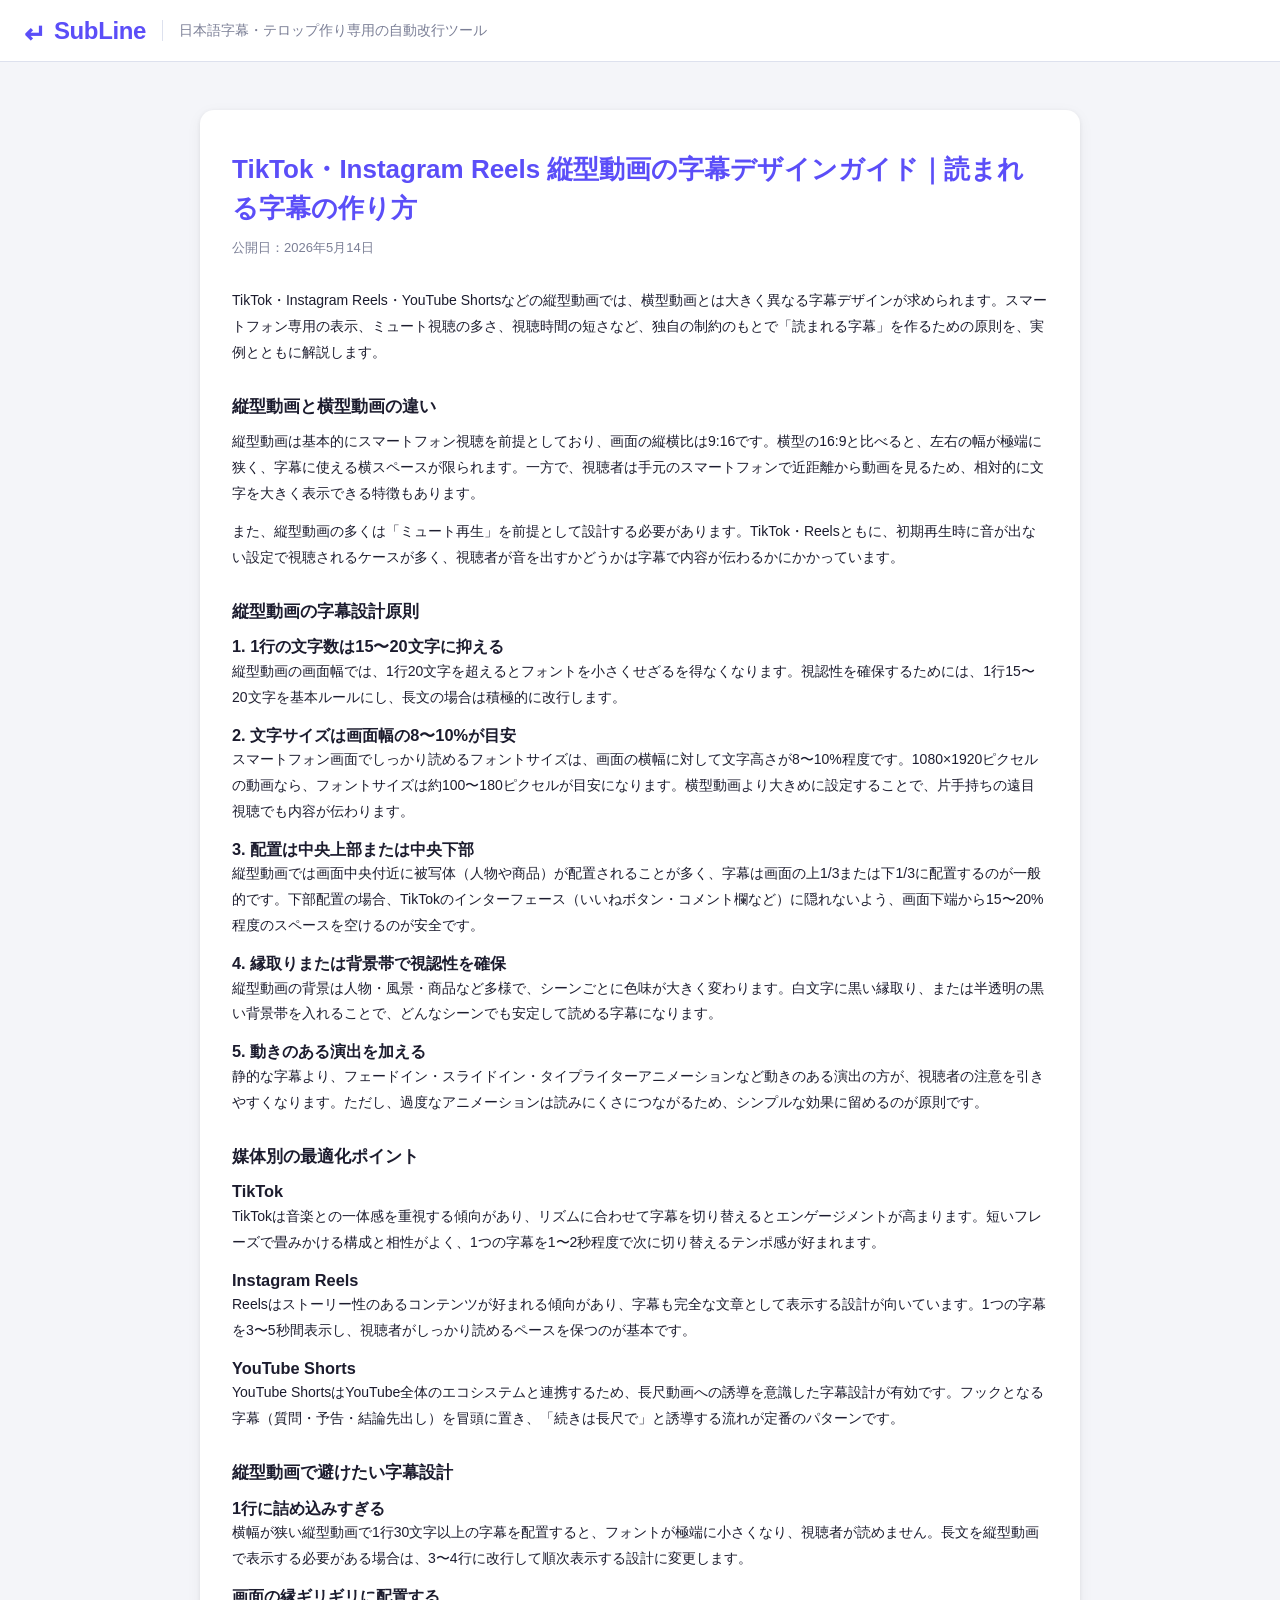
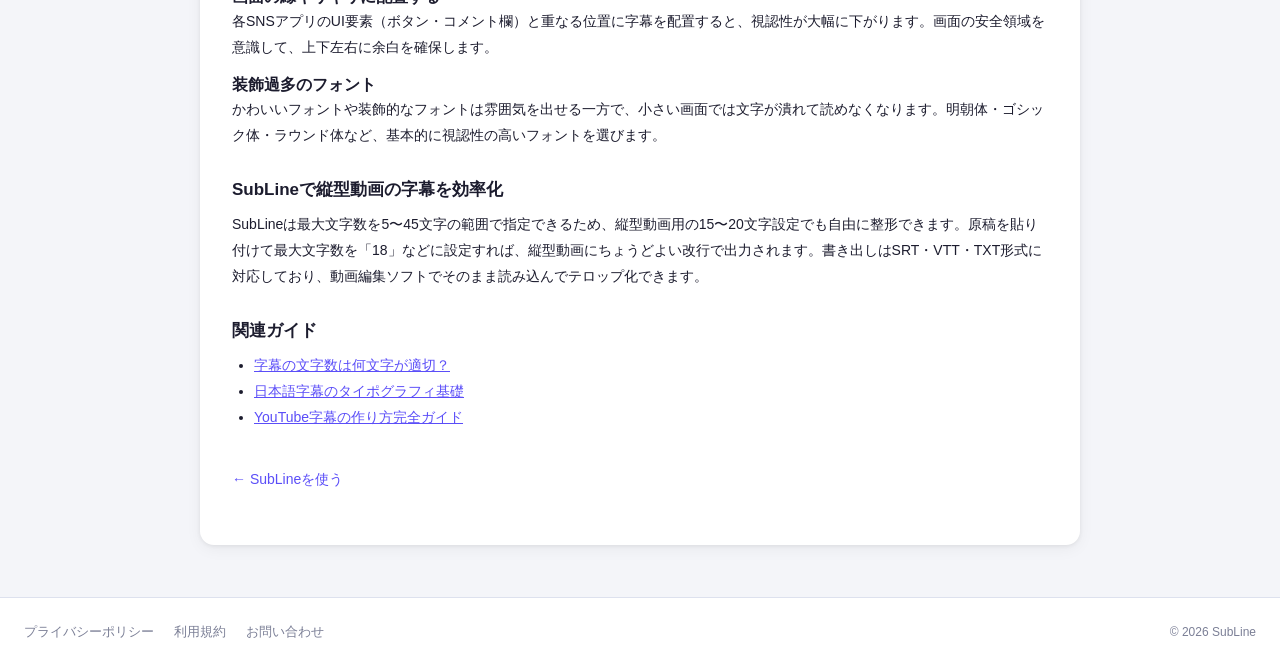
<file: guide-tiktok-subtitle.html>
<!DOCTYPE html>
<html lang="ja">
<head>
  <meta charset="UTF-8">
  <meta name="viewport" content="width=device-width, initial-scale=1.0">
  <title>TikTok・Instagram Reels 縦型動画の字幕デザインガイド｜読まれる字幕の作り方 – SubLine</title>
  <meta name="description" content="TikTok・Instagram Reels・YouTube Shortsなど縦型動画に最適な字幕デザインを解説。ミュート視聴を前提とした文字サイズ・配置・配色・改行ルールを実例とともに紹介します。">
  <meta name="robots" content="index,follow">
  <link rel="canonical" href="https://line-break-command.vercel.app/guide-tiktok-subtitle">
  <link rel="stylesheet" href="style.css">
  <script async src="https://www.googletagmanager.com/gtag/js?id=G-FKM6SXP7YE"></script>
  <script>
    window.dataLayer = window.dataLayer || [];
    function gtag(){dataLayer.push(arguments);}
    gtag('js', new Date());
    gtag('config', 'G-FKM6SXP7YE');
  </script>
  <script async src="https://pagead2.googlesyndication.com/pagead/js/adsbygoogle.js?client=ca-pub-4355731853778451" crossorigin="anonymous"></script>
  <meta name="google-adsense-account" content="ca-pub-4355731853778451">
</head>
<body>

  <header class="header">
    <div class="header-inner">
      <a href="index.html" class="logo" style="text-decoration:none">
        <span class="logo-icon">↵</span>
        <span class="logo-text">SubLine</span>
      </a>
      <span class="tagline">日本語字幕・テロップ作り専用の自動改行ツール</span>
    </div>
  </header>

  <main>
    <article class="static-page">
      <h1>TikTok・Instagram Reels 縦型動画の字幕デザインガイド｜読まれる字幕の作り方</h1>
      <p class="updated">公開日：2026年5月14日</p>

      <p>TikTok・Instagram Reels・YouTube Shortsなどの縦型動画では、横型動画とは大きく異なる字幕デザインが求められます。スマートフォン専用の表示、ミュート視聴の多さ、視聴時間の短さなど、独自の制約のもとで「読まれる字幕」を作るための原則を、実例とともに解説します。</p>

      <h2>縦型動画と横型動画の違い</h2>
      <p>縦型動画は基本的にスマートフォン視聴を前提としており、画面の縦横比は9:16です。横型の16:9と比べると、左右の幅が極端に狭く、字幕に使える横スペースが限られます。一方で、視聴者は手元のスマートフォンで近距離から動画を見るため、相対的に文字を大きく表示できる特徴もあります。</p>
      <p>また、縦型動画の多くは「ミュート再生」を前提として設計する必要があります。TikTok・Reelsともに、初期再生時に音が出ない設定で視聴されるケースが多く、視聴者が音を出すかどうかは字幕で内容が伝わるかにかかっています。</p>

      <h2>縦型動画の字幕設計原則</h2>

      <h3>1. 1行の文字数は15〜20文字に抑える</h3>
      <p>縦型動画の画面幅では、1行20文字を超えるとフォントを小さくせざるを得なくなります。視認性を確保するためには、1行15〜20文字を基本ルールにし、長文の場合は積極的に改行します。</p>

      <h3>2. 文字サイズは画面幅の8〜10%が目安</h3>
      <p>スマートフォン画面でしっかり読めるフォントサイズは、画面の横幅に対して文字高さが8〜10%程度です。1080×1920ピクセルの動画なら、フォントサイズは約100〜180ピクセルが目安になります。横型動画より大きめに設定することで、片手持ちの遠目視聴でも内容が伝わります。</p>

      <h3>3. 配置は中央上部または中央下部</h3>
      <p>縦型動画では画面中央付近に被写体（人物や商品）が配置されることが多く、字幕は画面の上1/3または下1/3に配置するのが一般的です。下部配置の場合、TikTokのインターフェース（いいねボタン・コメント欄など）に隠れないよう、画面下端から15〜20%程度のスペースを空けるのが安全です。</p>

      <h3>4. 縁取りまたは背景帯で視認性を確保</h3>
      <p>縦型動画の背景は人物・風景・商品など多様で、シーンごとに色味が大きく変わります。白文字に黒い縁取り、または半透明の黒い背景帯を入れることで、どんなシーンでも安定して読める字幕になります。</p>

      <h3>5. 動きのある演出を加える</h3>
      <p>静的な字幕より、フェードイン・スライドイン・タイプライターアニメーションなど動きのある演出の方が、視聴者の注意を引きやすくなります。ただし、過度なアニメーションは読みにくさにつながるため、シンプルな効果に留めるのが原則です。</p>

      <h2>媒体別の最適化ポイント</h2>

      <h3>TikTok</h3>
      <p>TikTokは音楽との一体感を重視する傾向があり、リズムに合わせて字幕を切り替えるとエンゲージメントが高まります。短いフレーズで畳みかける構成と相性がよく、1つの字幕を1〜2秒程度で次に切り替えるテンポ感が好まれます。</p>

      <h3>Instagram Reels</h3>
      <p>Reelsはストーリー性のあるコンテンツが好まれる傾向があり、字幕も完全な文章として表示する設計が向いています。1つの字幕を3〜5秒間表示し、視聴者がしっかり読めるペースを保つのが基本です。</p>

      <h3>YouTube Shorts</h3>
      <p>YouTube ShortsはYouTube全体のエコシステムと連携するため、長尺動画への誘導を意識した字幕設計が有効です。フックとなる字幕（質問・予告・結論先出し）を冒頭に置き、「続きは長尺で」と誘導する流れが定番のパターンです。</p>

      <h2>縦型動画で避けたい字幕設計</h2>

      <h3>1行に詰め込みすぎる</h3>
      <p>横幅が狭い縦型動画で1行30文字以上の字幕を配置すると、フォントが極端に小さくなり、視聴者が読めません。長文を縦型動画で表示する必要がある場合は、3〜4行に改行して順次表示する設計に変更します。</p>

      <h3>画面の縁ギリギリに配置する</h3>
      <p>各SNSアプリのUI要素（ボタン・コメント欄）と重なる位置に字幕を配置すると、視認性が大幅に下がります。画面の安全領域を意識して、上下左右に余白を確保します。</p>

      <h3>装飾過多のフォント</h3>
      <p>かわいいフォントや装飾的なフォントは雰囲気を出せる一方で、小さい画面では文字が潰れて読めなくなります。明朝体・ゴシック体・ラウンド体など、基本的に視認性の高いフォントを選びます。</p>

      <h2>SubLineで縦型動画の字幕を効率化</h2>
      <p>SubLineは最大文字数を5〜45文字の範囲で指定できるため、縦型動画用の15〜20文字設定でも自由に整形できます。原稿を貼り付けて最大文字数を「18」などに設定すれば、縦型動画にちょうどよい改行で出力されます。書き出しはSRT・VTT・TXT形式に対応しており、動画編集ソフトでそのまま読み込んでテロップ化できます。</p>

      <h2>関連ガイド</h2>
      <ul>
        <li><a href="guide-subtitle-length.html">字幕の文字数は何文字が適切？</a></li>
        <li><a href="guide-japanese-typography.html">日本語字幕のタイポグラフィ基礎</a></li>
        <li><a href="guide-youtube-subtitle.html">YouTube字幕の作り方完全ガイド</a></li>
      </ul>

      <p><a href="index.html" class="back-link">← SubLineを使う</a></p>
    </article>
  </main>

  <footer class="footer">
    <div class="footer-inner">
      <div class="footer-links">
        <a href="privacy.html">プライバシーポリシー</a>
        <a href="terms.html">利用規約</a>
        <a href="contact.html">お問い合わせ</a>
      </div>
      <div class="footer-copy">© 2026 SubLine</div>
    </div>
  </footer>

</body>
</html>
</file>
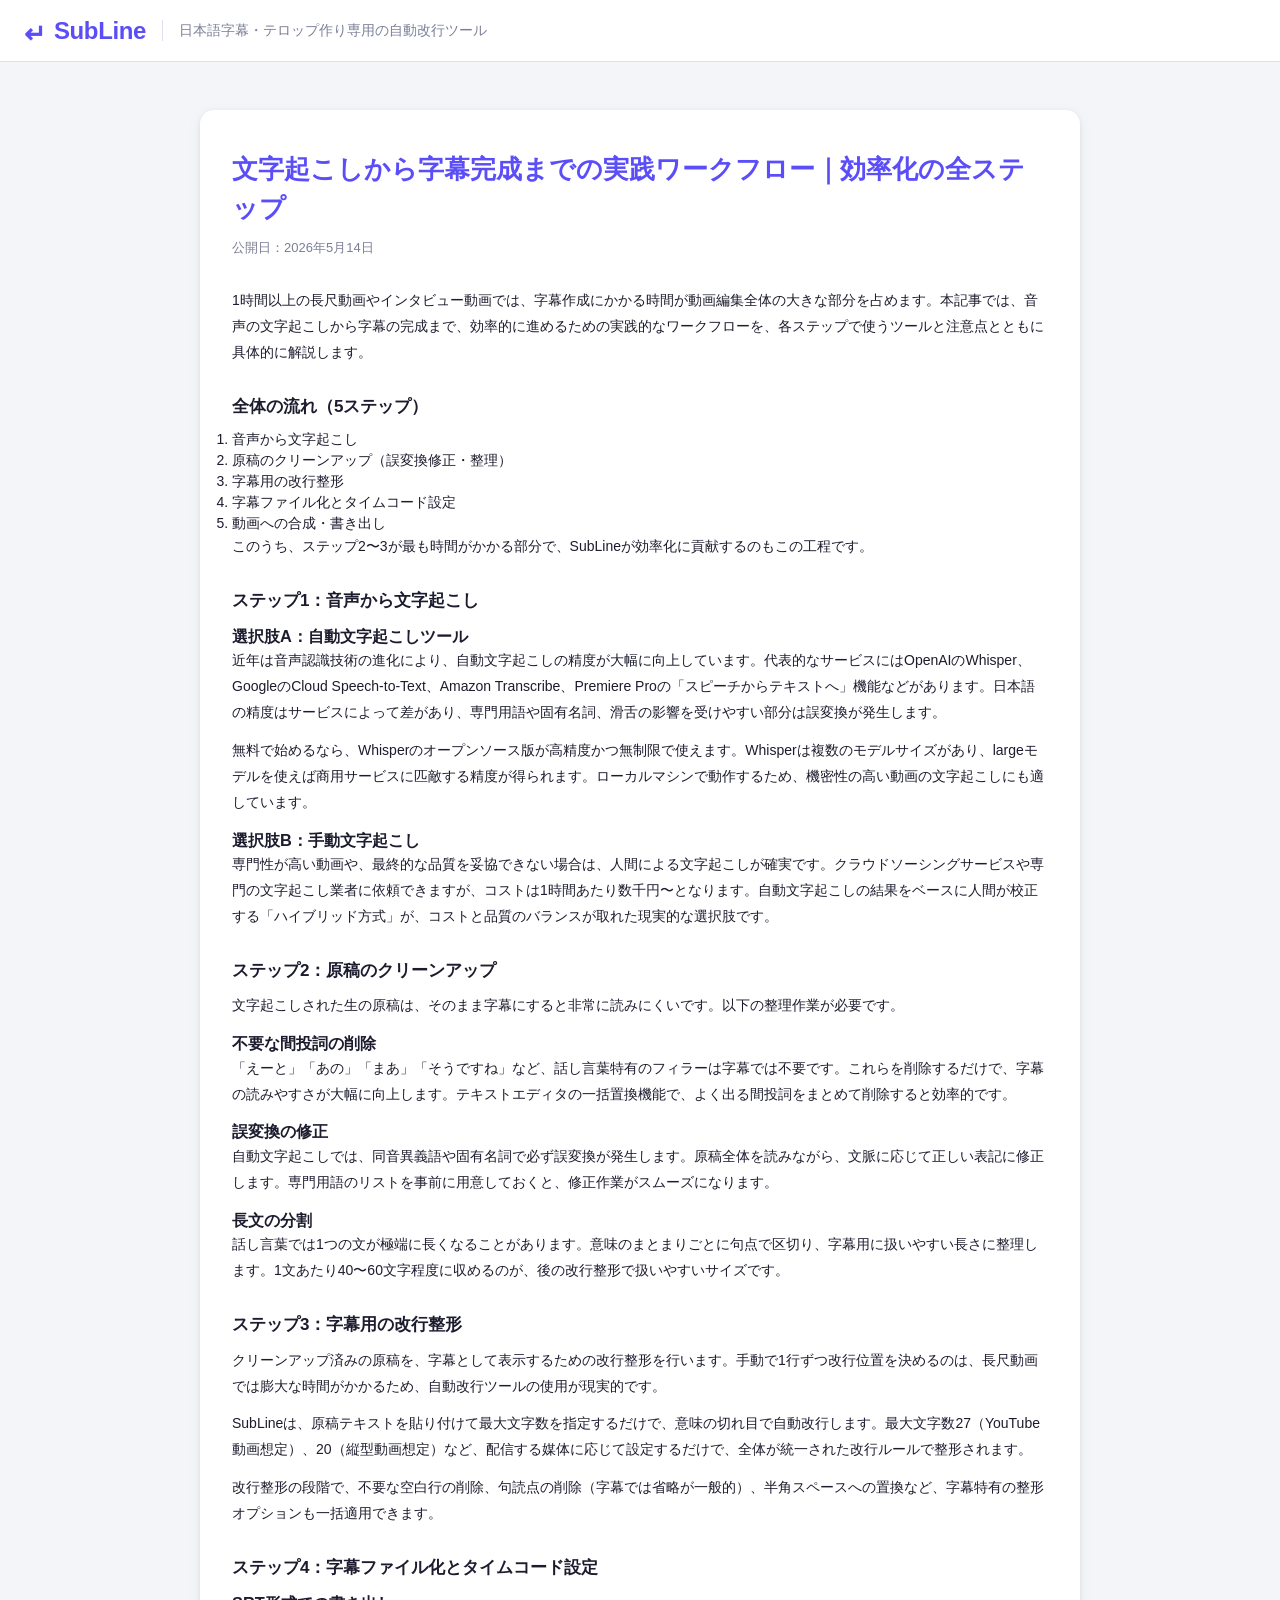
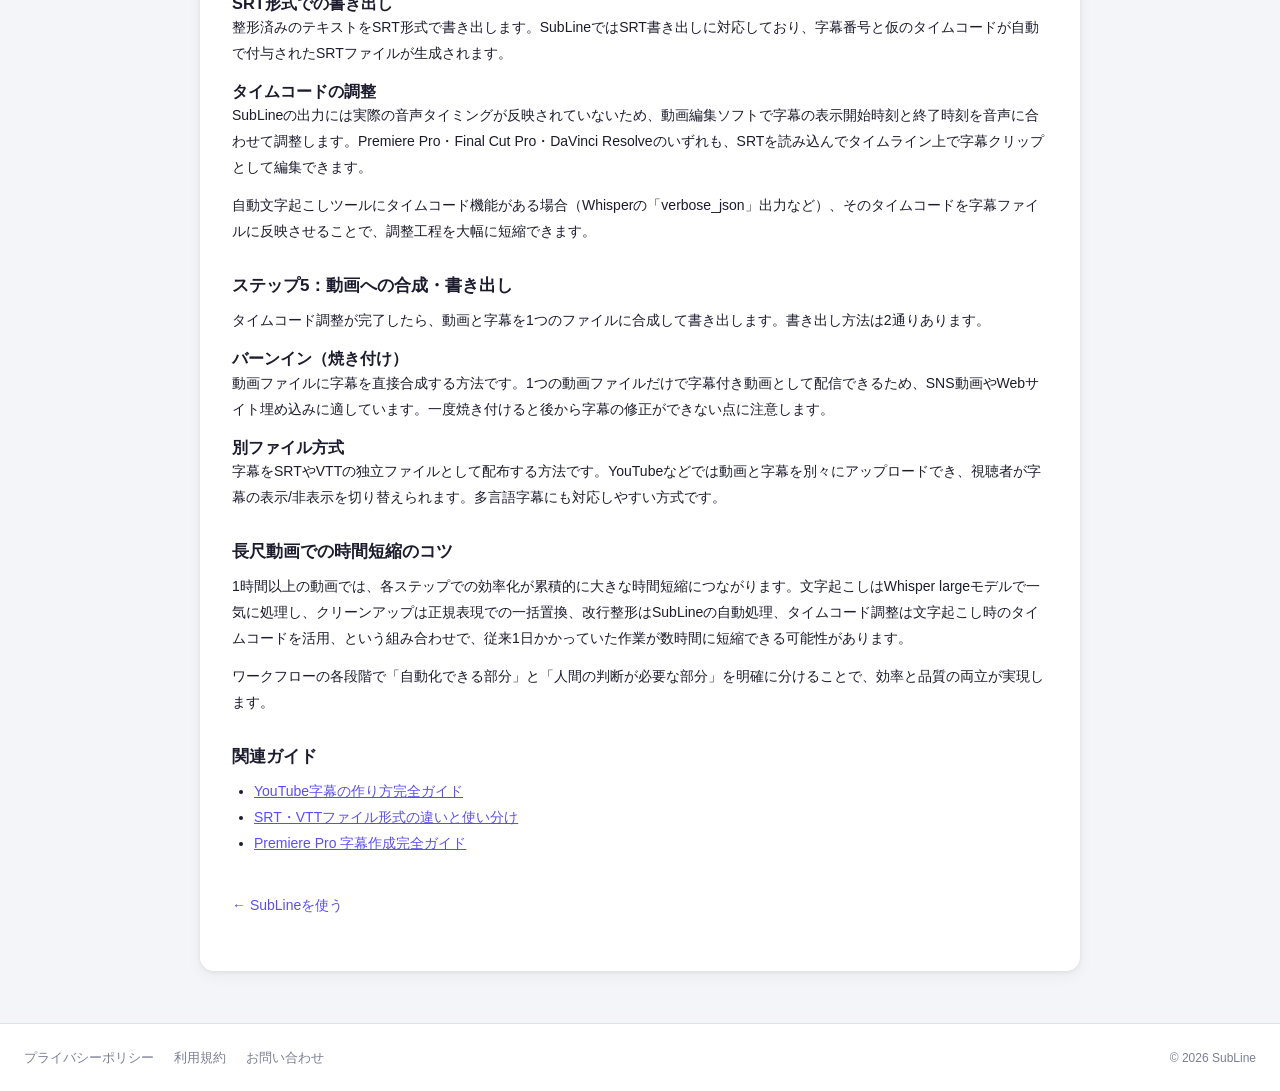
<file: guide-transcription-workflow.html>
<!DOCTYPE html>
<html lang="ja">
<head>
  <meta charset="UTF-8">
  <meta name="viewport" content="width=device-width, initial-scale=1.0">
  <title>文字起こしから字幕完成までの実践ワークフロー｜効率化の全ステップ – SubLine</title>
  <meta name="description" content="動画の文字起こしから字幕完成までの実践的なワークフローを、ツール選びから整形・タイムコード調整・書き出しまで具体的に解説。長尺動画の制作時間を大幅に短縮するコツも紹介。">
  <meta name="robots" content="index,follow">
  <link rel="canonical" href="https://line-break-command.vercel.app/guide-transcription-workflow">
  <link rel="stylesheet" href="style.css">
  <script async src="https://www.googletagmanager.com/gtag/js?id=G-FKM6SXP7YE"></script>
  <script>
    window.dataLayer = window.dataLayer || [];
    function gtag(){dataLayer.push(arguments);}
    gtag('js', new Date());
    gtag('config', 'G-FKM6SXP7YE');
  </script>
  <script async src="https://pagead2.googlesyndication.com/pagead/js/adsbygoogle.js?client=ca-pub-4355731853778451" crossorigin="anonymous"></script>
  <meta name="google-adsense-account" content="ca-pub-4355731853778451">
</head>
<body>

  <header class="header">
    <div class="header-inner">
      <a href="index.html" class="logo" style="text-decoration:none">
        <span class="logo-icon">↵</span>
        <span class="logo-text">SubLine</span>
      </a>
      <span class="tagline">日本語字幕・テロップ作り専用の自動改行ツール</span>
    </div>
  </header>

  <main>
    <article class="static-page">
      <h1>文字起こしから字幕完成までの実践ワークフロー｜効率化の全ステップ</h1>
      <p class="updated">公開日：2026年5月14日</p>

      <p>1時間以上の長尺動画やインタビュー動画では、字幕作成にかかる時間が動画編集全体の大きな部分を占めます。本記事では、音声の文字起こしから字幕の完成まで、効率的に進めるための実践的なワークフローを、各ステップで使うツールと注意点とともに具体的に解説します。</p>

      <h2>全体の流れ（5ステップ）</h2>
      <ol>
        <li>音声から文字起こし</li>
        <li>原稿のクリーンアップ（誤変換修正・整理）</li>
        <li>字幕用の改行整形</li>
        <li>字幕ファイル化とタイムコード設定</li>
        <li>動画への合成・書き出し</li>
      </ol>
      <p>このうち、ステップ2〜3が最も時間がかかる部分で、SubLineが効率化に貢献するのもこの工程です。</p>

      <h2>ステップ1：音声から文字起こし</h2>

      <h3>選択肢A：自動文字起こしツール</h3>
      <p>近年は音声認識技術の進化により、自動文字起こしの精度が大幅に向上しています。代表的なサービスにはOpenAIのWhisper、GoogleのCloud Speech-to-Text、Amazon Transcribe、Premiere Proの「スピーチからテキストへ」機能などがあります。日本語の精度はサービスによって差があり、専門用語や固有名詞、滑舌の影響を受けやすい部分は誤変換が発生します。</p>
      <p>無料で始めるなら、Whisperのオープンソース版が高精度かつ無制限で使えます。Whisperは複数のモデルサイズがあり、largeモデルを使えば商用サービスに匹敵する精度が得られます。ローカルマシンで動作するため、機密性の高い動画の文字起こしにも適しています。</p>

      <h3>選択肢B：手動文字起こし</h3>
      <p>専門性が高い動画や、最終的な品質を妥協できない場合は、人間による文字起こしが確実です。クラウドソーシングサービスや専門の文字起こし業者に依頼できますが、コストは1時間あたり数千円〜となります。自動文字起こしの結果をベースに人間が校正する「ハイブリッド方式」が、コストと品質のバランスが取れた現実的な選択肢です。</p>

      <h2>ステップ2：原稿のクリーンアップ</h2>
      <p>文字起こしされた生の原稿は、そのまま字幕にすると非常に読みにくいです。以下の整理作業が必要です。</p>

      <h3>不要な間投詞の削除</h3>
      <p>「えーと」「あの」「まあ」「そうですね」など、話し言葉特有のフィラーは字幕では不要です。これらを削除するだけで、字幕の読みやすさが大幅に向上します。テキストエディタの一括置換機能で、よく出る間投詞をまとめて削除すると効率的です。</p>

      <h3>誤変換の修正</h3>
      <p>自動文字起こしでは、同音異義語や固有名詞で必ず誤変換が発生します。原稿全体を読みながら、文脈に応じて正しい表記に修正します。専門用語のリストを事前に用意しておくと、修正作業がスムーズになります。</p>

      <h3>長文の分割</h3>
      <p>話し言葉では1つの文が極端に長くなることがあります。意味のまとまりごとに句点で区切り、字幕用に扱いやすい長さに整理します。1文あたり40〜60文字程度に収めるのが、後の改行整形で扱いやすいサイズです。</p>

      <h2>ステップ3：字幕用の改行整形</h2>
      <p>クリーンアップ済みの原稿を、字幕として表示するための改行整形を行います。手動で1行ずつ改行位置を決めるのは、長尺動画では膨大な時間がかかるため、自動改行ツールの使用が現実的です。</p>
      <p>SubLineは、原稿テキストを貼り付けて最大文字数を指定するだけで、意味の切れ目で自動改行します。最大文字数27（YouTube動画想定）、20（縦型動画想定）など、配信する媒体に応じて設定するだけで、全体が統一された改行ルールで整形されます。</p>
      <p>改行整形の段階で、不要な空白行の削除、句読点の削除（字幕では省略が一般的）、半角スペースへの置換など、字幕特有の整形オプションも一括適用できます。</p>

      <h2>ステップ4：字幕ファイル化とタイムコード設定</h2>

      <h3>SRT形式での書き出し</h3>
      <p>整形済みのテキストをSRT形式で書き出します。SubLineではSRT書き出しに対応しており、字幕番号と仮のタイムコードが自動で付与されたSRTファイルが生成されます。</p>

      <h3>タイムコードの調整</h3>
      <p>SubLineの出力には実際の音声タイミングが反映されていないため、動画編集ソフトで字幕の表示開始時刻と終了時刻を音声に合わせて調整します。Premiere Pro・Final Cut Pro・DaVinci Resolveのいずれも、SRTを読み込んでタイムライン上で字幕クリップとして編集できます。</p>
      <p>自動文字起こしツールにタイムコード機能がある場合（Whisperの「verbose_json」出力など）、そのタイムコードを字幕ファイルに反映させることで、調整工程を大幅に短縮できます。</p>

      <h2>ステップ5：動画への合成・書き出し</h2>
      <p>タイムコード調整が完了したら、動画と字幕を1つのファイルに合成して書き出します。書き出し方法は2通りあります。</p>

      <h3>バーンイン（焼き付け）</h3>
      <p>動画ファイルに字幕を直接合成する方法です。1つの動画ファイルだけで字幕付き動画として配信できるため、SNS動画やWebサイト埋め込みに適しています。一度焼き付けると後から字幕の修正ができない点に注意します。</p>

      <h3>別ファイル方式</h3>
      <p>字幕をSRTやVTTの独立ファイルとして配布する方法です。YouTubeなどでは動画と字幕を別々にアップロードでき、視聴者が字幕の表示/非表示を切り替えられます。多言語字幕にも対応しやすい方式です。</p>

      <h2>長尺動画での時間短縮のコツ</h2>
      <p>1時間以上の動画では、各ステップでの効率化が累積的に大きな時間短縮につながります。文字起こしはWhisper largeモデルで一気に処理し、クリーンアップは正規表現での一括置換、改行整形はSubLineの自動処理、タイムコード調整は文字起こし時のタイムコードを活用、という組み合わせで、従来1日かかっていた作業が数時間に短縮できる可能性があります。</p>
      <p>ワークフローの各段階で「自動化できる部分」と「人間の判断が必要な部分」を明確に分けることで、効率と品質の両立が実現します。</p>

      <h2>関連ガイド</h2>
      <ul>
        <li><a href="guide-youtube-subtitle.html">YouTube字幕の作り方完全ガイド</a></li>
        <li><a href="guide-srt-vtt.html">SRT・VTTファイル形式の違いと使い分け</a></li>
        <li><a href="guide-premiere-subtitle.html">Premiere Pro 字幕作成完全ガイド</a></li>
      </ul>

      <p><a href="index.html" class="back-link">← SubLineを使う</a></p>
    </article>
  </main>

  <footer class="footer">
    <div class="footer-inner">
      <div class="footer-links">
        <a href="privacy.html">プライバシーポリシー</a>
        <a href="terms.html">利用規約</a>
        <a href="contact.html">お問い合わせ</a>
      </div>
      <div class="footer-copy">© 2026 SubLine</div>
    </div>
  </footer>

</body>
</html>
</file>
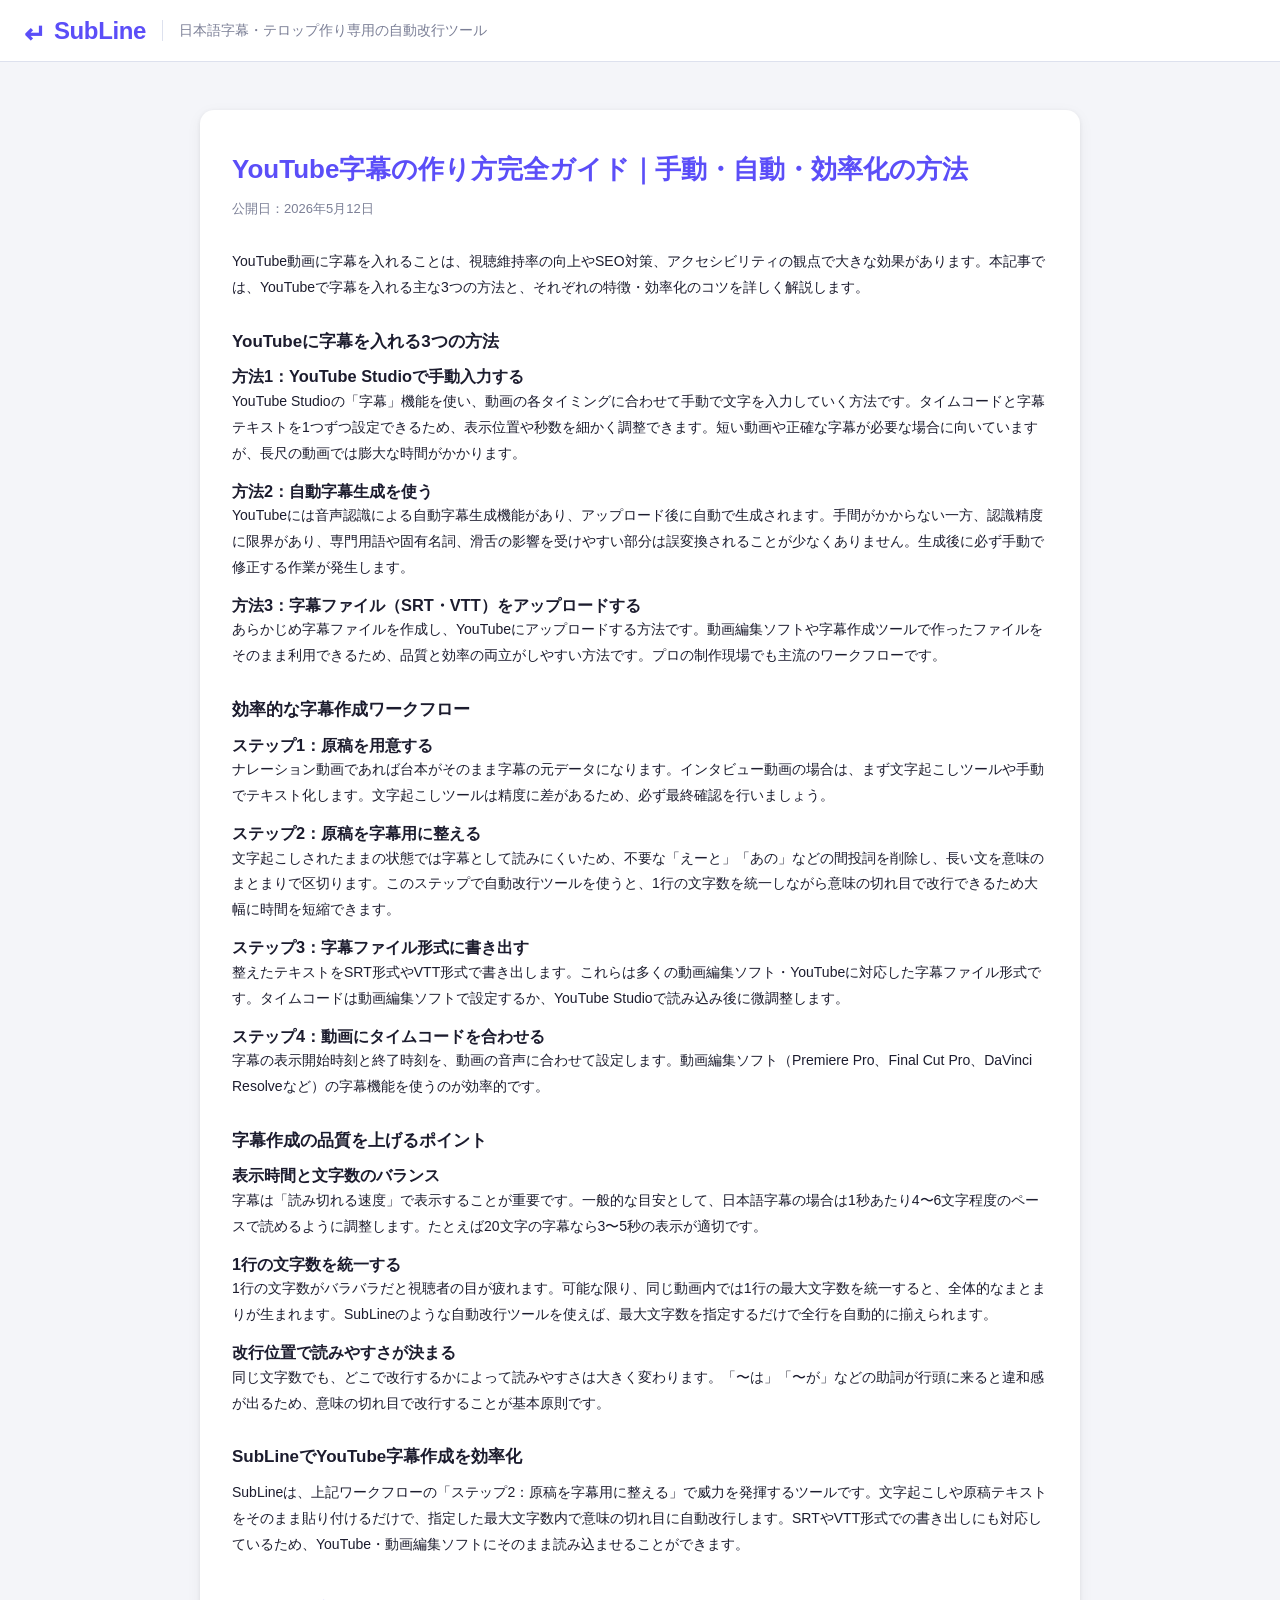
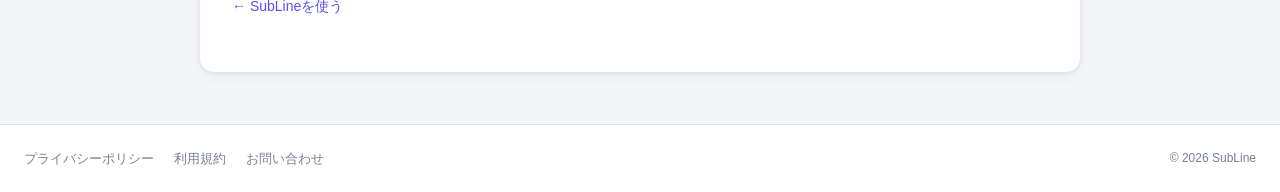
<file: guide-youtube-subtitle.html>
<!DOCTYPE html>
<html lang="ja">
<head>
  <meta charset="UTF-8">
  <meta name="viewport" content="width=device-width, initial-scale=1.0">
  <title>YouTube字幕の作り方完全ガイド｜手動・自動・効率化の方法 – SubLine</title>
  <meta name="description" content="YouTube動画に字幕を入れる3つの方法（手動入力・自動生成・字幕ファイル投稿）と、それぞれのメリット・デメリット、効率よく字幕を作るためのワークフローを解説します。">
  <meta name="robots" content="index,follow">
  <link rel="canonical" href="https://line-break-command.vercel.app/guide-youtube-subtitle">
  <link rel="stylesheet" href="style.css">
  <script async src="https://www.googletagmanager.com/gtag/js?id=G-FKM6SXP7YE"></script>
  <script>
    window.dataLayer = window.dataLayer || [];
    function gtag(){dataLayer.push(arguments);}
    gtag('js', new Date());
    gtag('config', 'G-FKM6SXP7YE');
  </script>
  <script async src="https://pagead2.googlesyndication.com/pagead/js/adsbygoogle.js?client=ca-pub-4355731853778451" crossorigin="anonymous"></script>
  <meta name="google-adsense-account" content="ca-pub-4355731853778451">
</head>
<body>

  <header class="header">
    <div class="header-inner">
      <a href="index.html" class="logo" style="text-decoration:none">
        <span class="logo-icon">↵</span>
        <span class="logo-text">SubLine</span>
      </a>
      <span class="tagline">日本語字幕・テロップ作り専用の自動改行ツール</span>
    </div>
  </header>

  <main>
    <article class="static-page">
      <h1>YouTube字幕の作り方完全ガイド｜手動・自動・効率化の方法</h1>
      <p class="updated">公開日：2026年5月12日</p>

      <p>YouTube動画に字幕を入れることは、視聴維持率の向上やSEO対策、アクセシビリティの観点で大きな効果があります。本記事では、YouTubeで字幕を入れる主な3つの方法と、それぞれの特徴・効率化のコツを詳しく解説します。</p>

      <h2>YouTubeに字幕を入れる3つの方法</h2>

      <h3>方法1：YouTube Studioで手動入力する</h3>
      <p>YouTube Studioの「字幕」機能を使い、動画の各タイミングに合わせて手動で文字を入力していく方法です。タイムコードと字幕テキストを1つずつ設定できるため、表示位置や秒数を細かく調整できます。短い動画や正確な字幕が必要な場合に向いていますが、長尺の動画では膨大な時間がかかります。</p>

      <h3>方法2：自動字幕生成を使う</h3>
      <p>YouTubeには音声認識による自動字幕生成機能があり、アップロード後に自動で生成されます。手間がかからない一方、認識精度に限界があり、専門用語や固有名詞、滑舌の影響を受けやすい部分は誤変換されることが少なくありません。生成後に必ず手動で修正する作業が発生します。</p>

      <h3>方法3：字幕ファイル（SRT・VTT）をアップロードする</h3>
      <p>あらかじめ字幕ファイルを作成し、YouTubeにアップロードする方法です。動画編集ソフトや字幕作成ツールで作ったファイルをそのまま利用できるため、品質と効率の両立がしやすい方法です。プロの制作現場でも主流のワークフローです。</p>

      <h2>効率的な字幕作成ワークフロー</h2>

      <h3>ステップ1：原稿を用意する</h3>
      <p>ナレーション動画であれば台本がそのまま字幕の元データになります。インタビュー動画の場合は、まず文字起こしツールや手動でテキスト化します。文字起こしツールは精度に差があるため、必ず最終確認を行いましょう。</p>

      <h3>ステップ2：原稿を字幕用に整える</h3>
      <p>文字起こしされたままの状態では字幕として読みにくいため、不要な「えーと」「あの」などの間投詞を削除し、長い文を意味のまとまりで区切ります。このステップで自動改行ツールを使うと、1行の文字数を統一しながら意味の切れ目で改行できるため大幅に時間を短縮できます。</p>

      <h3>ステップ3：字幕ファイル形式に書き出す</h3>
      <p>整えたテキストをSRT形式やVTT形式で書き出します。これらは多くの動画編集ソフト・YouTubeに対応した字幕ファイル形式です。タイムコードは動画編集ソフトで設定するか、YouTube Studioで読み込み後に微調整します。</p>

      <h3>ステップ4：動画にタイムコードを合わせる</h3>
      <p>字幕の表示開始時刻と終了時刻を、動画の音声に合わせて設定します。動画編集ソフト（Premiere Pro、Final Cut Pro、DaVinci Resolveなど）の字幕機能を使うのが効率的です。</p>

      <h2>字幕作成の品質を上げるポイント</h2>

      <h3>表示時間と文字数のバランス</h3>
      <p>字幕は「読み切れる速度」で表示することが重要です。一般的な目安として、日本語字幕の場合は1秒あたり4〜6文字程度のペースで読めるように調整します。たとえば20文字の字幕なら3〜5秒の表示が適切です。</p>

      <h3>1行の文字数を統一する</h3>
      <p>1行の文字数がバラバラだと視聴者の目が疲れます。可能な限り、同じ動画内では1行の最大文字数を統一すると、全体的なまとまりが生まれます。SubLineのような自動改行ツールを使えば、最大文字数を指定するだけで全行を自動的に揃えられます。</p>

      <h3>改行位置で読みやすさが決まる</h3>
      <p>同じ文字数でも、どこで改行するかによって読みやすさは大きく変わります。「〜は」「〜が」などの助詞が行頭に来ると違和感が出るため、意味の切れ目で改行することが基本原則です。</p>

      <h2>SubLineでYouTube字幕作成を効率化</h2>
      <p>SubLineは、上記ワークフローの「ステップ2：原稿を字幕用に整える」で威力を発揮するツールです。文字起こしや原稿テキストをそのまま貼り付けるだけで、指定した最大文字数内で意味の切れ目に自動改行します。SRTやVTT形式での書き出しにも対応しているため、YouTube・動画編集ソフトにそのまま読み込ませることができます。</p>

      <p><a href="index.html" class="back-link">← SubLineを使う</a></p>
    </article>
  </main>

  <footer class="footer">
    <div class="footer-inner">
      <div class="footer-links">
        <a href="privacy.html">プライバシーポリシー</a>
        <a href="terms.html">利用規約</a>
        <a href="contact.html">お問い合わせ</a>
      </div>
      <div class="footer-copy">© 2026 SubLine</div>
    </div>
  </footer>

</body>
</html>
</file>
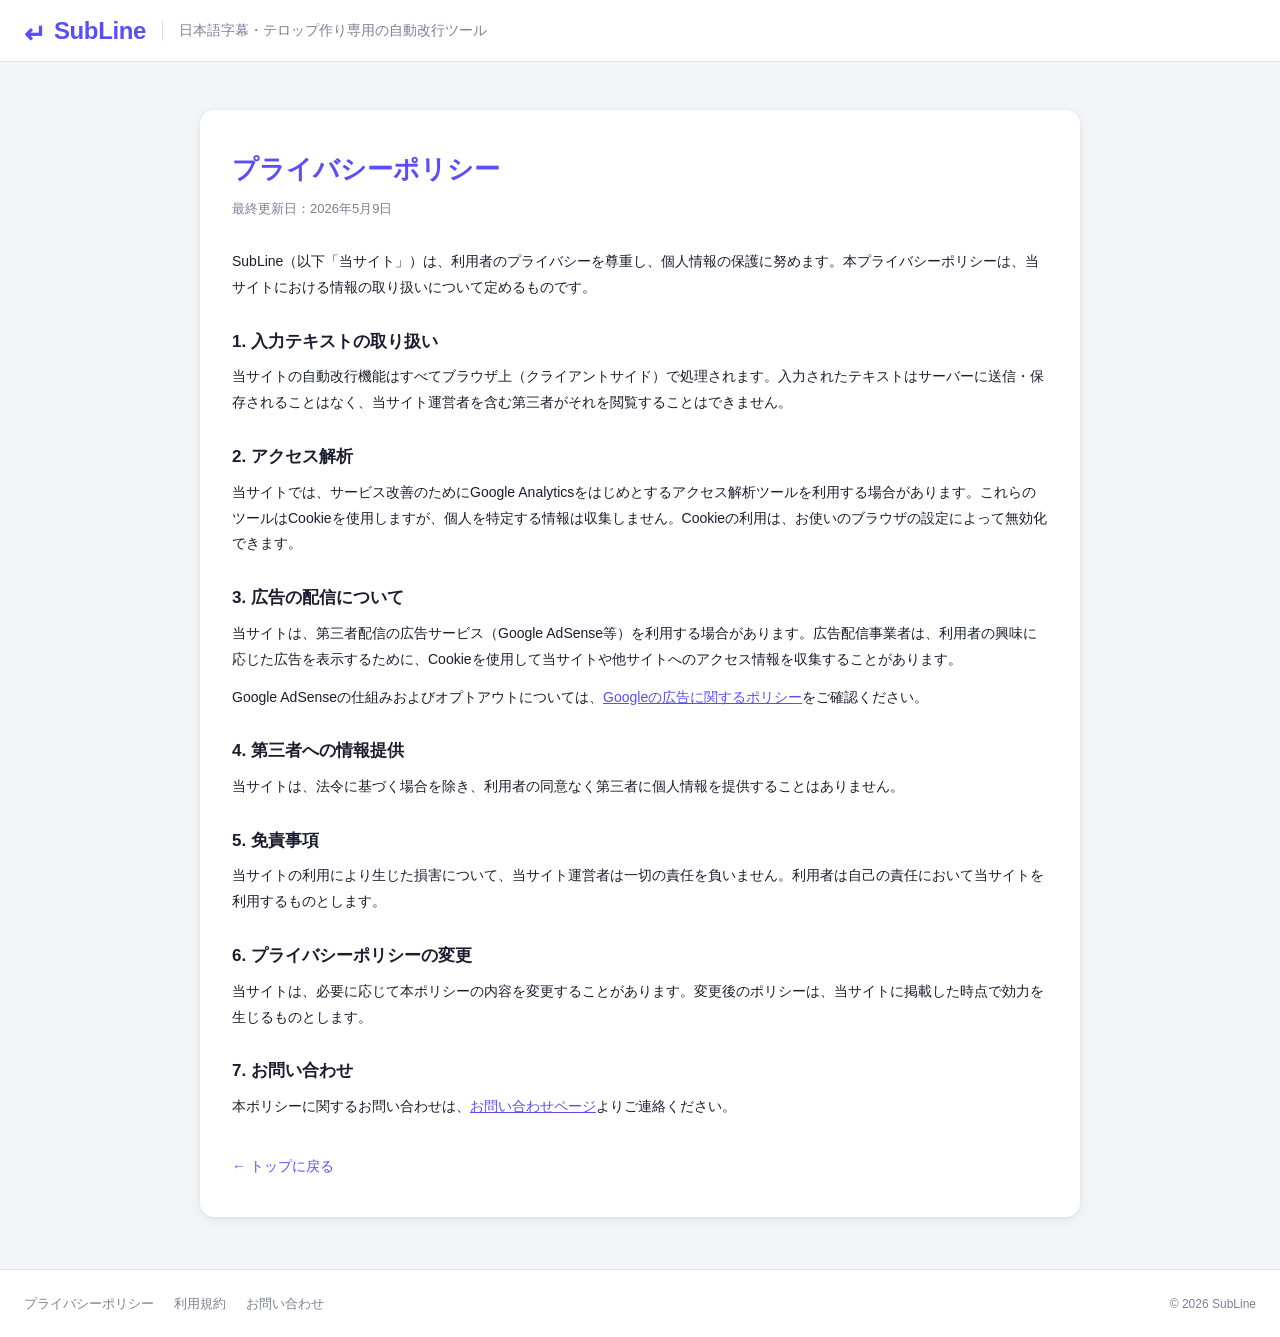
<file: privacy.html>
<!DOCTYPE html>
<html lang="ja">
<head>
  <meta charset="UTF-8">
  <meta name="viewport" content="width=device-width, initial-scale=1.0">
  <title>プライバシーポリシー – SubLine</title>
  <meta name="description" content="SubLine（字幕自動改行ツール）のプライバシーポリシー。">
  <meta name="robots" content="index,follow">
  <link rel="stylesheet" href="style.css">
  <script async src="https://www.googletagmanager.com/gtag/js?id=G-FKM6SXP7YE"></script>
  <script>
    window.dataLayer = window.dataLayer || [];
    function gtag(){dataLayer.push(arguments);}
    gtag('js', new Date());
    gtag('config', 'G-FKM6SXP7YE');
  </script>
  <script async src="https://pagead2.googlesyndication.com/pagead/js/adsbygoogle.js?client=ca-pub-4355731853778451" crossorigin="anonymous"></script>
  <meta name="google-adsense-account" content="ca-pub-4355731853778451">
</head>
<body>

  <header class="header">
    <div class="header-inner">
      <a href="index.html" class="logo" style="text-decoration:none">
        <span class="logo-icon">↵</span>
        <span class="logo-text">SubLine</span>
      </a>
      <span class="tagline">日本語字幕・テロップ作り専用の自動改行ツール</span>
    </div>
  </header>

  <main>
    <article class="static-page">
      <h1>プライバシーポリシー</h1>
      <p class="updated">最終更新日：2026年5月9日</p>

      <p>SubLine（以下「当サイト」）は、利用者のプライバシーを尊重し、個人情報の保護に努めます。本プライバシーポリシーは、当サイトにおける情報の取り扱いについて定めるものです。</p>

      <h2>1. 入力テキストの取り扱い</h2>
      <p>当サイトの自動改行機能はすべてブラウザ上（クライアントサイド）で処理されます。入力されたテキストはサーバーに送信・保存されることはなく、当サイト運営者を含む第三者がそれを閲覧することはできません。</p>

      <h2>2. アクセス解析</h2>
      <p>当サイトでは、サービス改善のためにGoogle Analyticsをはじめとするアクセス解析ツールを利用する場合があります。これらのツールはCookieを使用しますが、個人を特定する情報は収集しません。Cookieの利用は、お使いのブラウザの設定によって無効化できます。</p>

      <h2>3. 広告の配信について</h2>
      <p>当サイトは、第三者配信の広告サービス（Google AdSense等）を利用する場合があります。広告配信事業者は、利用者の興味に応じた広告を表示するために、Cookieを使用して当サイトや他サイトへのアクセス情報を収集することがあります。</p>
      <p>Google AdSenseの仕組みおよびオプトアウトについては、<a href="https://policies.google.com/technologies/ads?hl=ja" target="_blank" rel="noopener">Googleの広告に関するポリシー</a>をご確認ください。</p>

      <h2>4. 第三者への情報提供</h2>
      <p>当サイトは、法令に基づく場合を除き、利用者の同意なく第三者に個人情報を提供することはありません。</p>

      <h2>5. 免責事項</h2>
      <p>当サイトの利用により生じた損害について、当サイト運営者は一切の責任を負いません。利用者は自己の責任において当サイトを利用するものとします。</p>

      <h2>6. プライバシーポリシーの変更</h2>
      <p>当サイトは、必要に応じて本ポリシーの内容を変更することがあります。変更後のポリシーは、当サイトに掲載した時点で効力を生じるものとします。</p>

      <h2>7. お問い合わせ</h2>
      <p>本ポリシーに関するお問い合わせは、<a href="contact.html">お問い合わせページ</a>よりご連絡ください。</p>

      <a href="index.html" class="back-link">← トップに戻る</a>
    </article>
  </main>

  <footer class="footer">
    <div class="footer-inner">
      <div class="footer-links">
        <a href="privacy.html">プライバシーポリシー</a>
        <a href="terms.html">利用規約</a>
        <a href="contact.html">お問い合わせ</a>
      </div>
      <div class="footer-copy">© 2026 SubLine</div>
    </div>
  </footer>

</body>
</html>
</file>
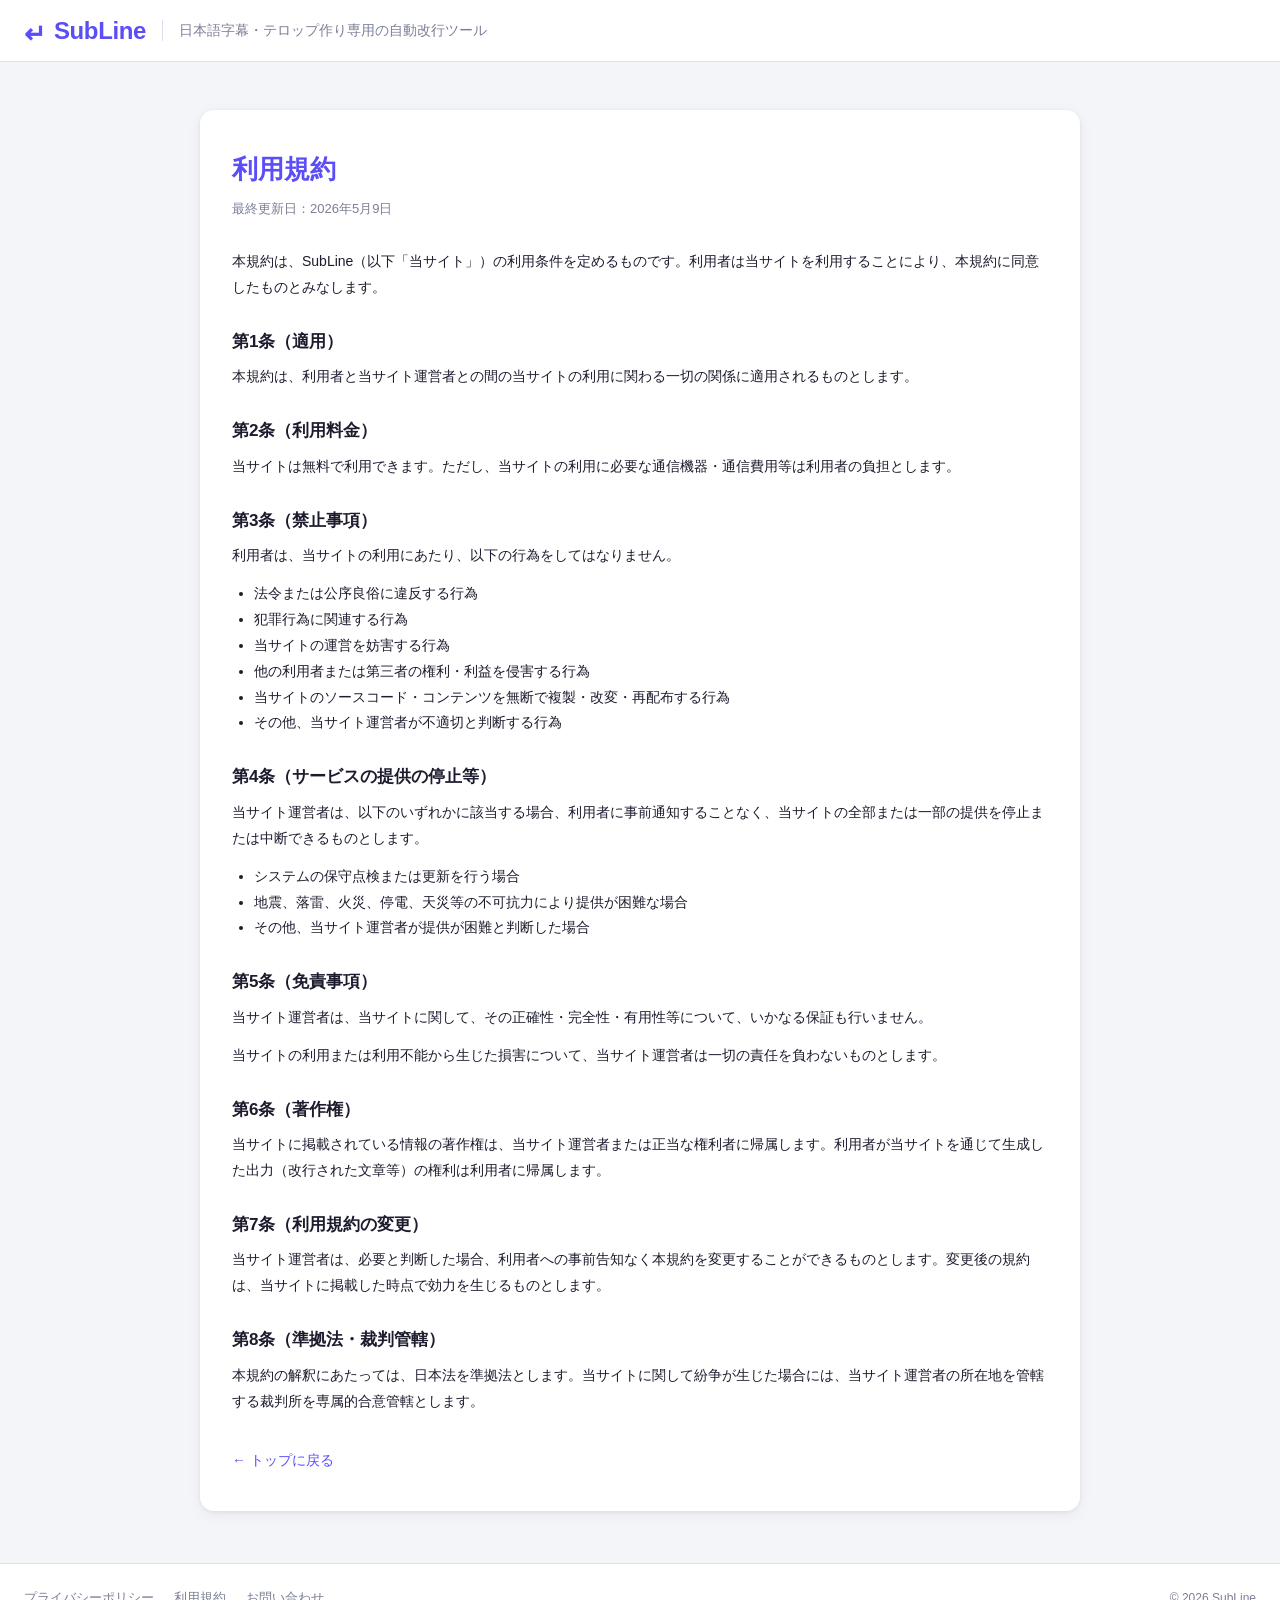
<file: terms.html>
<!DOCTYPE html>
<html lang="ja">
<head>
  <meta charset="UTF-8">
  <meta name="viewport" content="width=device-width, initial-scale=1.0">
  <title>利用規約 – SubLine</title>
  <meta name="description" content="SubLine（字幕自動改行ツール）の利用規約。">
  <meta name="robots" content="index,follow">
  <link rel="stylesheet" href="style.css">
  <script async src="https://www.googletagmanager.com/gtag/js?id=G-FKM6SXP7YE"></script>
  <script>
    window.dataLayer = window.dataLayer || [];
    function gtag(){dataLayer.push(arguments);}
    gtag('js', new Date());
    gtag('config', 'G-FKM6SXP7YE');
  </script>
  <script async src="https://pagead2.googlesyndication.com/pagead/js/adsbygoogle.js?client=ca-pub-4355731853778451" crossorigin="anonymous"></script>
  <meta name="google-adsense-account" content="ca-pub-4355731853778451">
</head>
<body>

  <header class="header">
    <div class="header-inner">
      <a href="index.html" class="logo" style="text-decoration:none">
        <span class="logo-icon">↵</span>
        <span class="logo-text">SubLine</span>
      </a>
      <span class="tagline">日本語字幕・テロップ作り専用の自動改行ツール</span>
    </div>
  </header>

  <main>
    <article class="static-page">
      <h1>利用規約</h1>
      <p class="updated">最終更新日：2026年5月9日</p>

      <p>本規約は、SubLine（以下「当サイト」）の利用条件を定めるものです。利用者は当サイトを利用することにより、本規約に同意したものとみなします。</p>

      <h2>第1条（適用）</h2>
      <p>本規約は、利用者と当サイト運営者との間の当サイトの利用に関わる一切の関係に適用されるものとします。</p>

      <h2>第2条（利用料金）</h2>
      <p>当サイトは無料で利用できます。ただし、当サイトの利用に必要な通信機器・通信費用等は利用者の負担とします。</p>

      <h2>第3条（禁止事項）</h2>
      <p>利用者は、当サイトの利用にあたり、以下の行為をしてはなりません。</p>
      <ul>
        <li>法令または公序良俗に違反する行為</li>
        <li>犯罪行為に関連する行為</li>
        <li>当サイトの運営を妨害する行為</li>
        <li>他の利用者または第三者の権利・利益を侵害する行為</li>
        <li>当サイトのソースコード・コンテンツを無断で複製・改変・再配布する行為</li>
        <li>その他、当サイト運営者が不適切と判断する行為</li>
      </ul>

      <h2>第4条（サービスの提供の停止等）</h2>
      <p>当サイト運営者は、以下のいずれかに該当する場合、利用者に事前通知することなく、当サイトの全部または一部の提供を停止または中断できるものとします。</p>
      <ul>
        <li>システムの保守点検または更新を行う場合</li>
        <li>地震、落雷、火災、停電、天災等の不可抗力により提供が困難な場合</li>
        <li>その他、当サイト運営者が提供が困難と判断した場合</li>
      </ul>

      <h2>第5条（免責事項）</h2>
      <p>当サイト運営者は、当サイトに関して、その正確性・完全性・有用性等について、いかなる保証も行いません。</p>
      <p>当サイトの利用または利用不能から生じた損害について、当サイト運営者は一切の責任を負わないものとします。</p>

      <h2>第6条（著作権）</h2>
      <p>当サイトに掲載されている情報の著作権は、当サイト運営者または正当な権利者に帰属します。利用者が当サイトを通じて生成した出力（改行された文章等）の権利は利用者に帰属します。</p>

      <h2>第7条（利用規約の変更）</h2>
      <p>当サイト運営者は、必要と判断した場合、利用者への事前告知なく本規約を変更することができるものとします。変更後の規約は、当サイトに掲載した時点で効力を生じるものとします。</p>

      <h2>第8条（準拠法・裁判管轄）</h2>
      <p>本規約の解釈にあたっては、日本法を準拠法とします。当サイトに関して紛争が生じた場合には、当サイト運営者の所在地を管轄する裁判所を専属的合意管轄とします。</p>

      <a href="index.html" class="back-link">← トップに戻る</a>
    </article>
  </main>

  <footer class="footer">
    <div class="footer-inner">
      <div class="footer-links">
        <a href="privacy.html">プライバシーポリシー</a>
        <a href="terms.html">利用規約</a>
        <a href="contact.html">お問い合わせ</a>
      </div>
      <div class="footer-copy">© 2026 SubLine</div>
    </div>
  </footer>

</body>
</html>
</file>
<file: style.css>
/* ── Reset ────────────────────────────────────── */
*, *::before, *::after { box-sizing: border-box; margin: 0; padding: 0; }

/* ── Variables ────────────────────────────────── */
:root {
  --bg:        #f4f5f9;
  --surface:   #ffffff;
  --border:    #dde1ee;
  --accent:    #5b4ef8;
  --accent-h:  #4a3fd8;
  --text:      #1c1c2e;
  --muted:     #7b7f96;
  --success:   #22c55e;
  --r-sm:      6px;
  --r-md:      10px;
  --r-lg:      14px;
  --shadow:    0 1px 4px rgba(0,0,0,.07), 0 4px 16px rgba(0,0,0,.05);
  --t:         0.15s ease;
}

/* ── Base ─────────────────────────────────────── */
body {
  font-family: -apple-system, BlinkMacSystemFont, 'Segoe UI', 'Helvetica Neue', sans-serif;
  background: var(--bg);
  color: var(--text);
  display: flex;
  flex-direction: column;
  min-height: 100vh;
  font-size: 14px;
  line-height: 1.5;
}

/* ── Header ───────────────────────────────────── */
.header {
  background: var(--surface);
  border-bottom: 1px solid var(--border);
  height: 62px;
  display: flex;
  align-items: center;
  padding: 0 24px;
  flex-shrink: 0;
}
.header-inner {
  display: flex;
  align-items: center;
  gap: 16px;
  max-width: 1440px;
  width: 100%;
  margin: 0 auto;
}
.logo { display: flex; align-items: center; gap: 8px; }
.logo-icon {
  font-size: 26px;
  color: var(--accent);
  font-weight: 700;
  line-height: 1;
  position: relative;
  top: 3px;          /* visual baseline correction for ↵ glyph */
}
.logo-text { font-size: 24px; font-weight: 700; color: var(--accent); letter-spacing: -.4px; }
.tagline {
  font-size: 14px;
  color: var(--muted);
  padding-left: 16px;
  border-left: 1px solid var(--border);
  white-space: nowrap;
}

/* ── Ad slots ─────────────────────────────────── */
.ad-slot { width: 100%; }
.ad-slot:not(:empty) {
  min-height: 90px;
  display: flex;
  align-items: center;
  justify-content: center;
  background: #f0f0f0;
  border-top: 1px solid var(--border);
  border-bottom: 1px solid var(--border);
  font-size: 12px;
  color: #bbb;
}

/* ── Main ─────────────────────────────────────── */
main {
  display: flex;
  flex-direction: column;
  padding: 16px 20px 20px;
  max-width: 1440px;
  width: 100%;
  margin: 0 auto;
  min-height: calc(100vh - 62px);
}

/* ── Settings bar ─────────────────────────────── */
.settings-bar {
  display: flex;
  align-items: center;
  gap: 24px;
  background: var(--surface);
  border: 1px solid var(--border);
  border-radius: var(--r-md);
  padding: 10px 18px;
  margin-bottom: 10px;
  box-shadow: var(--shadow);
  flex-wrap: wrap;
  flex-shrink: 0;
}
.setting-item {
  display: flex;
  align-items: center;
  gap: 8px;
}
.setting-item > label:not(.switch) {
  font-size: 13px;
  color: var(--muted);
  white-space: nowrap;
}
.input-with-unit { display: flex; align-items: center; gap: 5px; }
.input-with-unit input {
  width: 62px;
  padding: 4px 8px;
  border: 1px solid var(--border);
  border-radius: var(--r-sm);
  font-size: 15px;
  font-weight: 600;
  text-align: center;
  color: var(--text);
  background: var(--bg);
  outline: none;
  transition: border-color var(--t);
  -moz-appearance: textfield;
}
.input-with-unit input::-webkit-inner-spin-button,
.input-with-unit input::-webkit-outer-spin-button { display: none; }
.input-with-unit input:focus { border-color: var(--accent); box-shadow: 0 0 0 3px rgba(91,78,248,.12); }
.input-with-unit span { font-size: 13px; color: var(--muted); }

/* Toggle switch */
.switch {
  display: flex;
  align-items: center;
  gap: 8px;
  cursor: pointer;
  user-select: none;
}
.switch input { display: none; }
.slider {
  position: relative;
  width: 34px;
  height: 18px;
  background: var(--border);
  border-radius: 9px;
  transition: background var(--t);
  flex-shrink: 0;
}
.slider::after {
  content: '';
  position: absolute;
  top: 3px; left: 3px;
  width: 12px; height: 12px;
  background: white;
  border-radius: 50%;
  box-shadow: 0 1px 3px rgba(0,0,0,.25);
  transition: transform var(--t);
}
.switch input:checked ~ .slider           { background: var(--accent); }
.switch input:checked ~ .slider::after   { transform: translateX(16px); }
.switch > span:last-child { font-size: 13px; white-space: nowrap; }
.loader-text { font-size: 13px; color: var(--muted); }

/* ── Char warning ─────────────────────────────── */
.char-warning {
  padding: 7px 14px;
  background: #fffbe6;
  border: 1px solid #f5c842;
  border-radius: var(--r-sm);
  font-size: 12px;
  color: #7a5c00;
  margin-bottom: 10px;
  flex-shrink: 0;
}

/* ── Editor grid ──────────────────────────────── */
.editor-grid {
  flex: 1;
  display: grid;
  grid-template-columns: 1fr 56px 1fr;
  background: var(--surface);
  border: 1px solid var(--border);
  border-radius: var(--r-lg);
  box-shadow: var(--shadow);
  overflow: hidden;
  min-height: 440px;
}

/* ── Pane ─────────────────────────────────────── */
.pane { display: flex; flex-direction: column; min-width: 0; }
.pane-header {
  display: flex;
  align-items: center;
  justify-content: space-between;
  padding: 9px 14px;
  border-bottom: 1px solid var(--border);
  background: var(--bg);
  flex-shrink: 0;
}
.pane-title {
  font-size: 13px;
  font-weight: 700;
  color: var(--text);
}
.pane-meta { display: flex; align-items: center; gap: 8px; }
.meta-text  { font-size: 12px; color: var(--muted); }

/* Textarea */
.editor-textarea {
  flex: 1;
  padding: 18px 20px;
  border: none;
  outline: none;
  resize: none;
  font-family: 'Hiragino Sans', 'Hiragino Kaku Gothic ProN', 'Noto Sans JP', 'YuGothic', sans-serif;
  font-size: 16px;
  line-height: 2.1;
  color: var(--text);
  background: var(--surface);
  width: 100%;
}
.output-textarea { background: #fafbff; cursor: text; }

/* ── Ruler ────────────────────────────────────── */
.ruler {
  position: relative;
  height: 22px;
  padding: 0 16px;
  background: var(--bg);
  border-bottom: 1px solid var(--border);
  flex-shrink: 0;
  user-select: none;
}
.ruler-tick {
  position: absolute;
  top: 2px;
  font-size: 10px;
  color: #bbb;
  font-variant-numeric: tabular-nums;
  letter-spacing: -.2px;
  transform: translateX(-50%);
  white-space: nowrap;
}
.ruler-tick::before {
  content: '';
  display: block;
  width: 1px;
  height: 4px;
  background: #ddd;
  margin: 0 auto 1px;
}
.ruler-tick.ruler-max {
  color: var(--accent);
  font-weight: 600;
}
.ruler-tick.ruler-max::before { background: var(--accent); }

/* Divider */
.divider {
  display: flex;
  align-items: center;
  justify-content: center;
  border-left: 1px solid var(--border);
  border-right: 1px solid var(--border);
  background: var(--bg);
  color: var(--muted);
  font-size: 36px;
  font-weight: 300;
  user-select: none;
}

/* ── Replace bar ──────────────────────────────── */
.replace-bar {
  display: flex;
  align-items: center;
  gap: 8px;
  background: var(--surface);
  border: 1px solid var(--border);
  border-radius: var(--r-md);
  padding: 8px 16px;
  margin-bottom: 10px;
  box-shadow: var(--shadow);
  flex-shrink: 0;
  flex-wrap: wrap;
}
.replace-label {
  font-size: 13px;
  color: var(--muted);
  white-space: nowrap;
  flex-shrink: 0;
}
.replace-input {
  flex: 1;
  min-width: 120px;
  max-width: 280px;
  padding: 5px 10px;
  border: 1px solid var(--border);
  border-radius: var(--r-sm);
  font-size: 13px;
  font-family: inherit;
  color: var(--text);
  background: var(--bg);
  outline: none;
  transition: border-color var(--t);
}
.replace-input:focus { border-color: var(--accent); box-shadow: 0 0 0 3px rgba(91,78,248,.12); }
.replace-input::placeholder { color: var(--muted); }
.replace-arrow { color: var(--muted); font-size: 14px; flex-shrink: 0; }
.btn-replace {
  padding: 5px 14px;
  background: var(--accent);
  color: white;
  border: none;
  border-radius: var(--r-sm);
  font-size: 13px;
  font-family: inherit;
  font-weight: 500;
  cursor: pointer;
  white-space: nowrap;
  transition: background var(--t);
  flex-shrink: 0;
}
.btn-replace:hover { background: var(--accent-h); }
.btn-replace.done  { background: var(--success); }
.btn-replace-close {
  padding: 4px 8px;
  background: transparent;
  border: 1px solid var(--border);
  border-radius: var(--r-sm);
  color: var(--muted);
  cursor: pointer;
  font-size: 12px;
  font-family: inherit;
  transition: all var(--t);
  flex-shrink: 0;
}
.btn-replace-close:hover { background: var(--bg); color: var(--text); }
.btn-replace-toggle {
  padding: 4px 10px;
  background: transparent;
  border: 1px solid var(--border);
  border-radius: var(--r-sm);
  color: var(--muted);
  cursor: pointer;
  font-size: 12px;
  font-family: inherit;
  transition: all var(--t);
  white-space: nowrap;
}
.btn-replace-toggle:hover { background: var(--bg); color: var(--text); border-color: #bbb; }
.btn-replace-toggle.active { background: var(--accent); color: white; border-color: var(--accent); }

/* ── Buttons ──────────────────────────────────── */
.btn-clear, .btn-copy {
  padding: 4px 10px;
  border-radius: var(--r-sm);
  border: 1px solid var(--border);
  font-size: 12px;
  font-family: inherit;
  cursor: pointer;
  transition: all var(--t);
  white-space: nowrap;
  background: transparent;
  color: var(--muted);
}
.btn-clear:hover, .btn-copy:hover { background: var(--bg); color: var(--text); border-color: #bbb; }
.btn-copy.copied { background: var(--success); border-color: var(--success); color: white; }
.btn-export {
  padding: 4px 10px;
  border-radius: var(--r-sm);
  border: 1px solid var(--accent);
  font-size: 12px;
  font-family: inherit;
  cursor: pointer;
  transition: all var(--t);
  white-space: nowrap;
  background: var(--accent);
  color: white;
  font-weight: 500;
}
.btn-export:hover  { background: var(--accent-h); border-color: var(--accent-h); }
.btn-export.open   { background: var(--accent-h); border-color: var(--accent-h); }
.btn-quote {
  padding: 4px 10px;
  border-radius: var(--r-sm);
  border: 1px solid var(--border);
  font-size: 12px;
  font-family: inherit;
  cursor: pointer;
  transition: all var(--t);
  white-space: nowrap;
  background: transparent;
  color: var(--muted);
}
.btn-quote:hover, .btn-quote.open { background: var(--bg); color: var(--text); border-color: #bbb; }

/* ── Dropdown ─────────────────────────────────── */
.dropdown { position: relative; }
.dropdown-menu {
  display: none;
  position: absolute;
  right: 0;
  top: calc(100% + 5px);
  background: var(--surface);
  border: 1px solid var(--border);
  border-radius: var(--r-md);
  box-shadow: 0 4px 20px rgba(0,0,0,.12);
  min-width: 200px;
  z-index: 200;
  overflow: hidden;
}
.dropdown-menu.open { display: block; }
.dropdown-item {
  display: block;
  width: 100%;
  padding: 9px 14px;
  text-align: left;
  background: none;
  border: none;
  font-size: 13px;
  font-family: inherit;
  color: var(--text);
  cursor: pointer;
  white-space: nowrap;
  transition: background var(--t);
  border-bottom: 1px solid var(--border);
}
.dropdown-item:last-child { border-bottom: none; }
.dropdown-item:hover { background: var(--bg); }

/* ── Info / Footer ────────────────────────────── */
.info-section {
  background: var(--surface);
  border-top: 1px solid var(--border);
  padding: 48px 24px;
}
.info-inner {
  max-width: 880px;
  margin: 0 auto;
  color: var(--text);
}
.info-inner h2 {
  font-size: 22px;
  font-weight: 700;
  margin-bottom: 16px;
  color: var(--accent);
}
.info-inner h3 {
  font-size: 16px;
  font-weight: 700;
  margin: 28px 0 10px;
}
.info-inner p { margin-bottom: 12px; line-height: 1.75; }
.info-inner ul, .info-inner ol { margin: 0 0 12px 22px; line-height: 1.85; }
.info-inner li { margin-bottom: 4px; }
.info-faq dt {
  font-weight: 700;
  margin: 16px 0 4px;
  color: var(--text);
}
.info-faq dd {
  margin: 0 0 4px 0;
  line-height: 1.75;
  color: var(--text);
}
.info-inner .info-note {
  margin-top: 24px;
  padding: 14px 16px;
  background: var(--bg);
  border-radius: var(--r-md);
  font-size: 13px;
  color: var(--muted);
}

.footer {
  background: var(--surface);
  border-top: 1px solid var(--border);
  padding: 24px;
}
.footer-inner {
  max-width: 1440px;
  margin: 0 auto;
  display: flex;
  justify-content: space-between;
  align-items: center;
  flex-wrap: wrap;
  gap: 12px;
}
.footer-links { display: flex; gap: 20px; }
.footer-links a {
  color: var(--muted);
  font-size: 13px;
  text-decoration: none;
  transition: color var(--t);
}
.footer-links a:hover { color: var(--accent); }
.footer-copy { color: var(--muted); font-size: 12px; }

/* Static page (privacy/terms/contact) */
.static-page {
  background: var(--surface);
  max-width: 880px;
  margin: 32px auto;
  padding: 40px 32px;
  border-radius: var(--r-lg);
  box-shadow: var(--shadow);
}
.static-page h1 {
  font-size: 26px;
  font-weight: 700;
  margin-bottom: 8px;
  color: var(--accent);
}
.static-page .updated {
  color: var(--muted);
  font-size: 13px;
  margin-bottom: 28px;
}
.static-page h2 {
  font-size: 17px;
  font-weight: 700;
  margin: 28px 0 10px;
}
.static-page p { margin-bottom: 12px; line-height: 1.85; word-wrap: break-word; }
.static-page ul { margin: 0 0 12px 22px; line-height: 1.85; word-wrap: break-word; }
.static-page a { color: var(--accent); word-break: break-all; }
.static-page .back-link {
  display: inline-block;
  margin-top: 24px;
  color: var(--accent);
  text-decoration: none;
  font-size: 14px;
}
.static-page .back-link:hover { text-decoration: underline; }

/* ── Tablet (≤ 1024px): 設定バーが折り返してもエディタ高さを確保 ── */
@media (max-width: 1024px) {
  .editor-grid { min-height: 480px; }
}

/* ── Mobile (≤ 760px) ─────────────────────────── */
@media (max-width: 760px) {
  main { padding: 10px 12px 14px; min-height: 0; }
  .editor-grid {
    grid-template-columns: 1fr;
    grid-template-rows: 1fr 32px 1fr;
    min-height: 640px;
  }
  .pane { min-height: 280px; }
  .divider {
    border-left: none; border-right: none;
    border-top: 1px solid var(--border);
    border-bottom: 1px solid var(--border);
    height: 32px;
    font-size: 18px;
  }
  .settings-bar { gap: 12px 16px; padding: 10px 14px; }
  .setting-item > label:not(.switch) { font-size: 12px; }
  .tagline { display: none; }
  .header { padding: 0 14px; }

  .info-section { padding: 32px 16px; }
  .info-inner h2 { font-size: 19px; }
  .info-inner h3 { font-size: 15px; }
  .static-page { margin: 16px; padding: 24px 18px; }
  .static-page h1 { font-size: 22px; }
  .footer-inner { flex-direction: column; align-items: flex-start; gap: 8px; }
}

/* ── Small phone (≤ 380px) ────────────────────── */
@media (max-width: 380px) {
  .header { padding: 0 12px; }
  .logo-text { font-size: 20px; }
  .logo-icon { font-size: 22px; }
  .settings-bar { padding: 8px 12px; gap: 10px 12px; }
}
</file>
